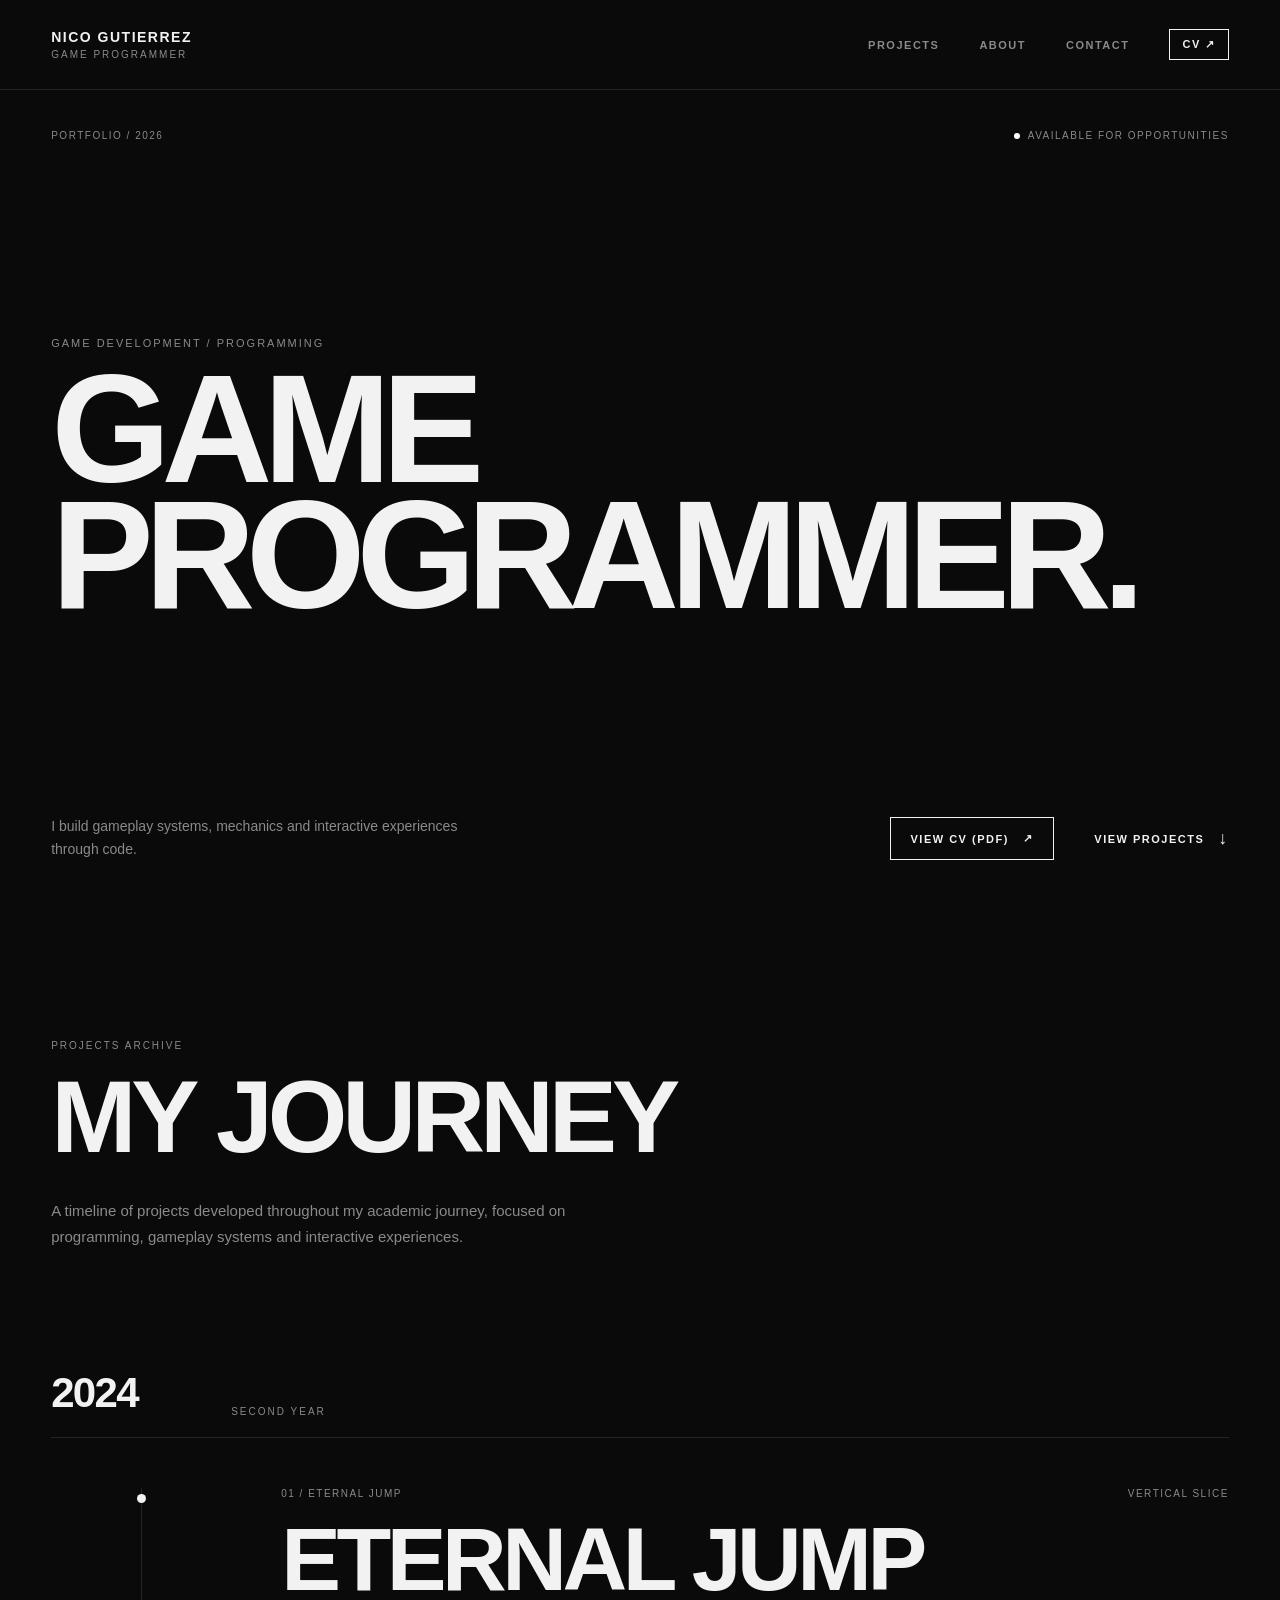
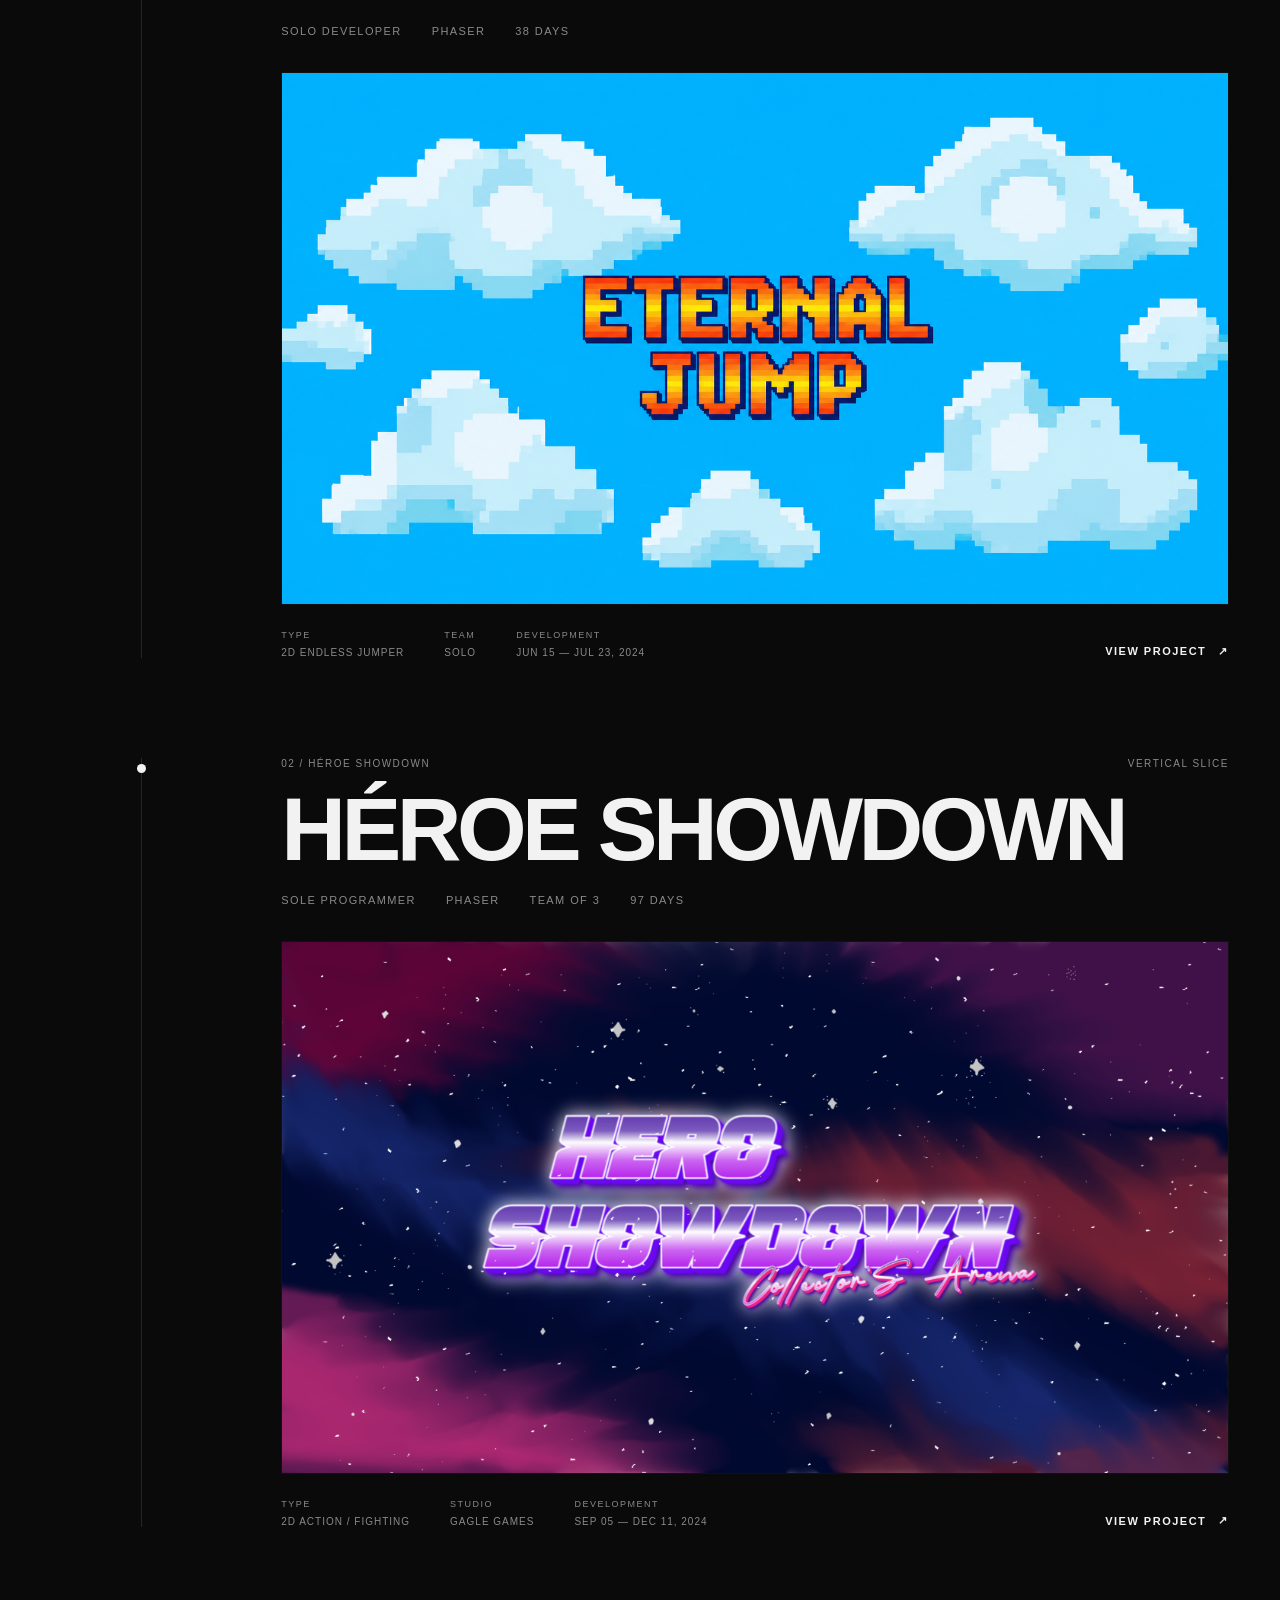
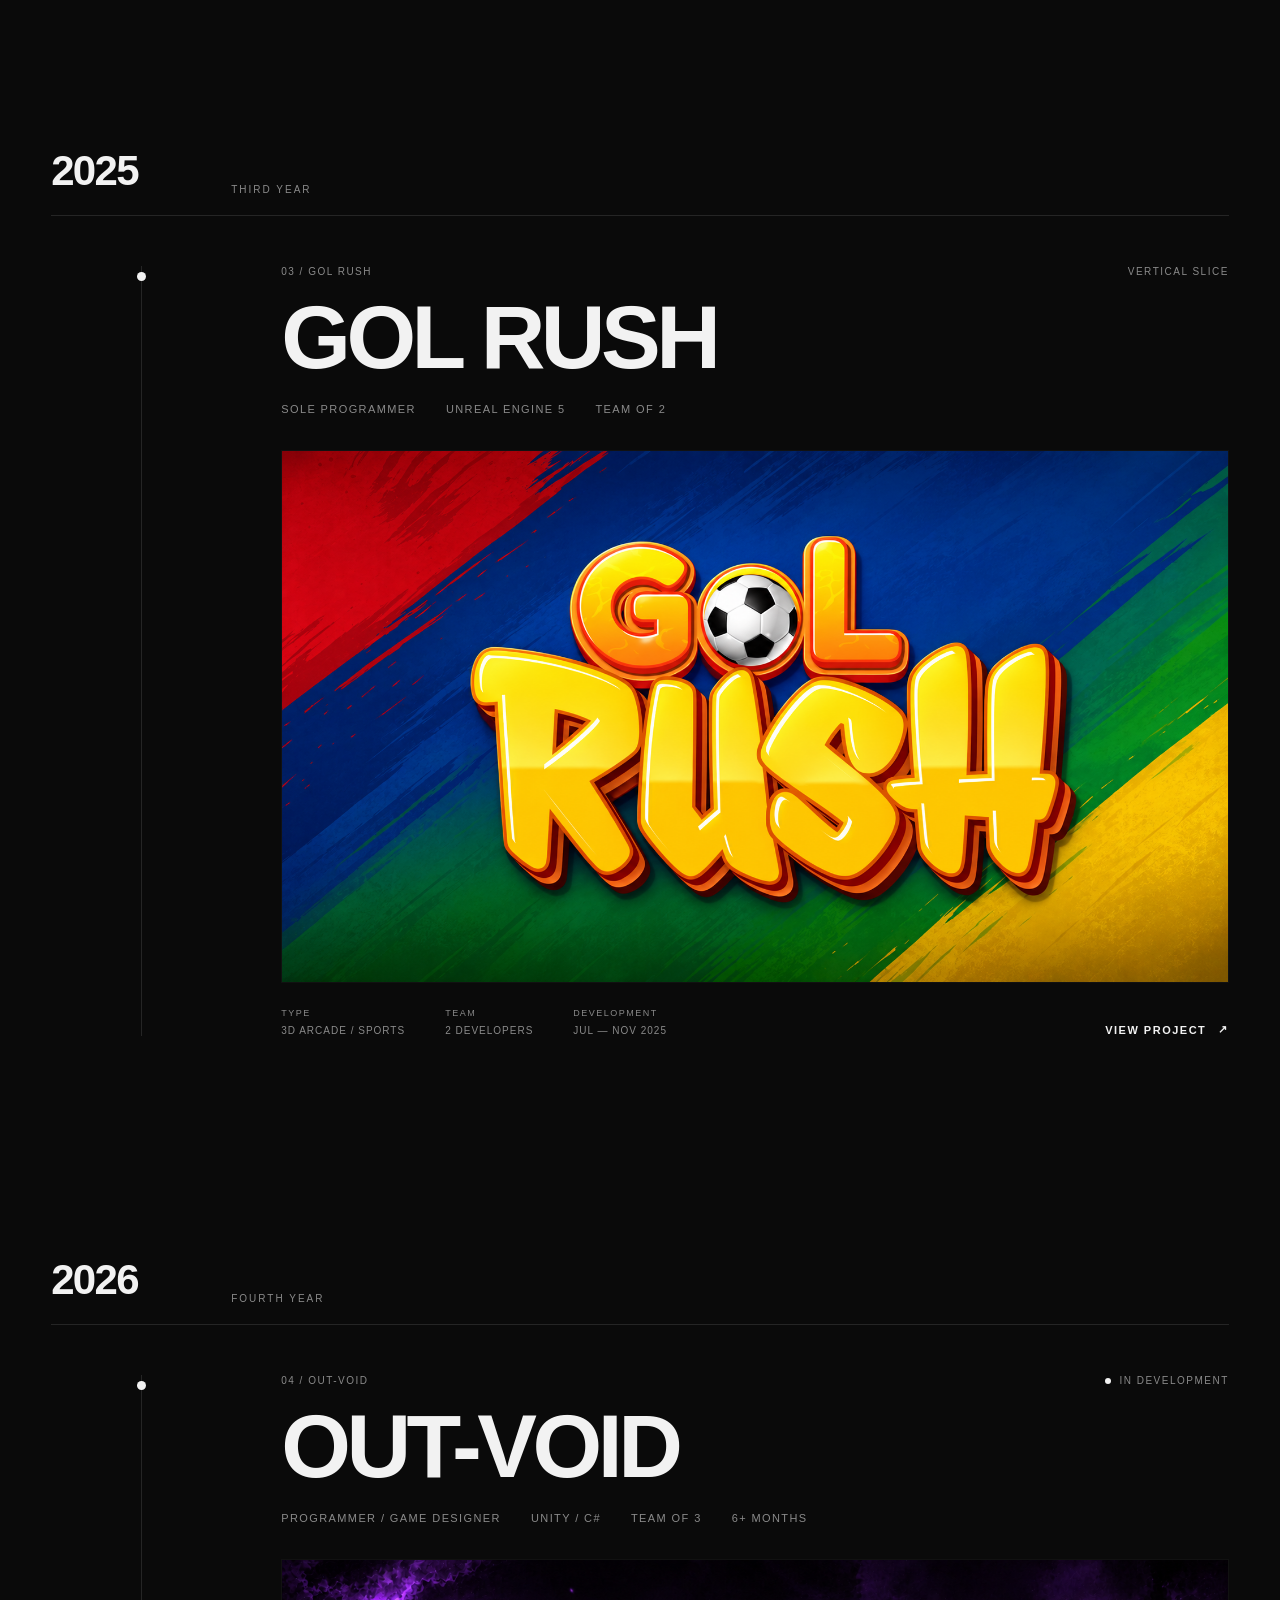
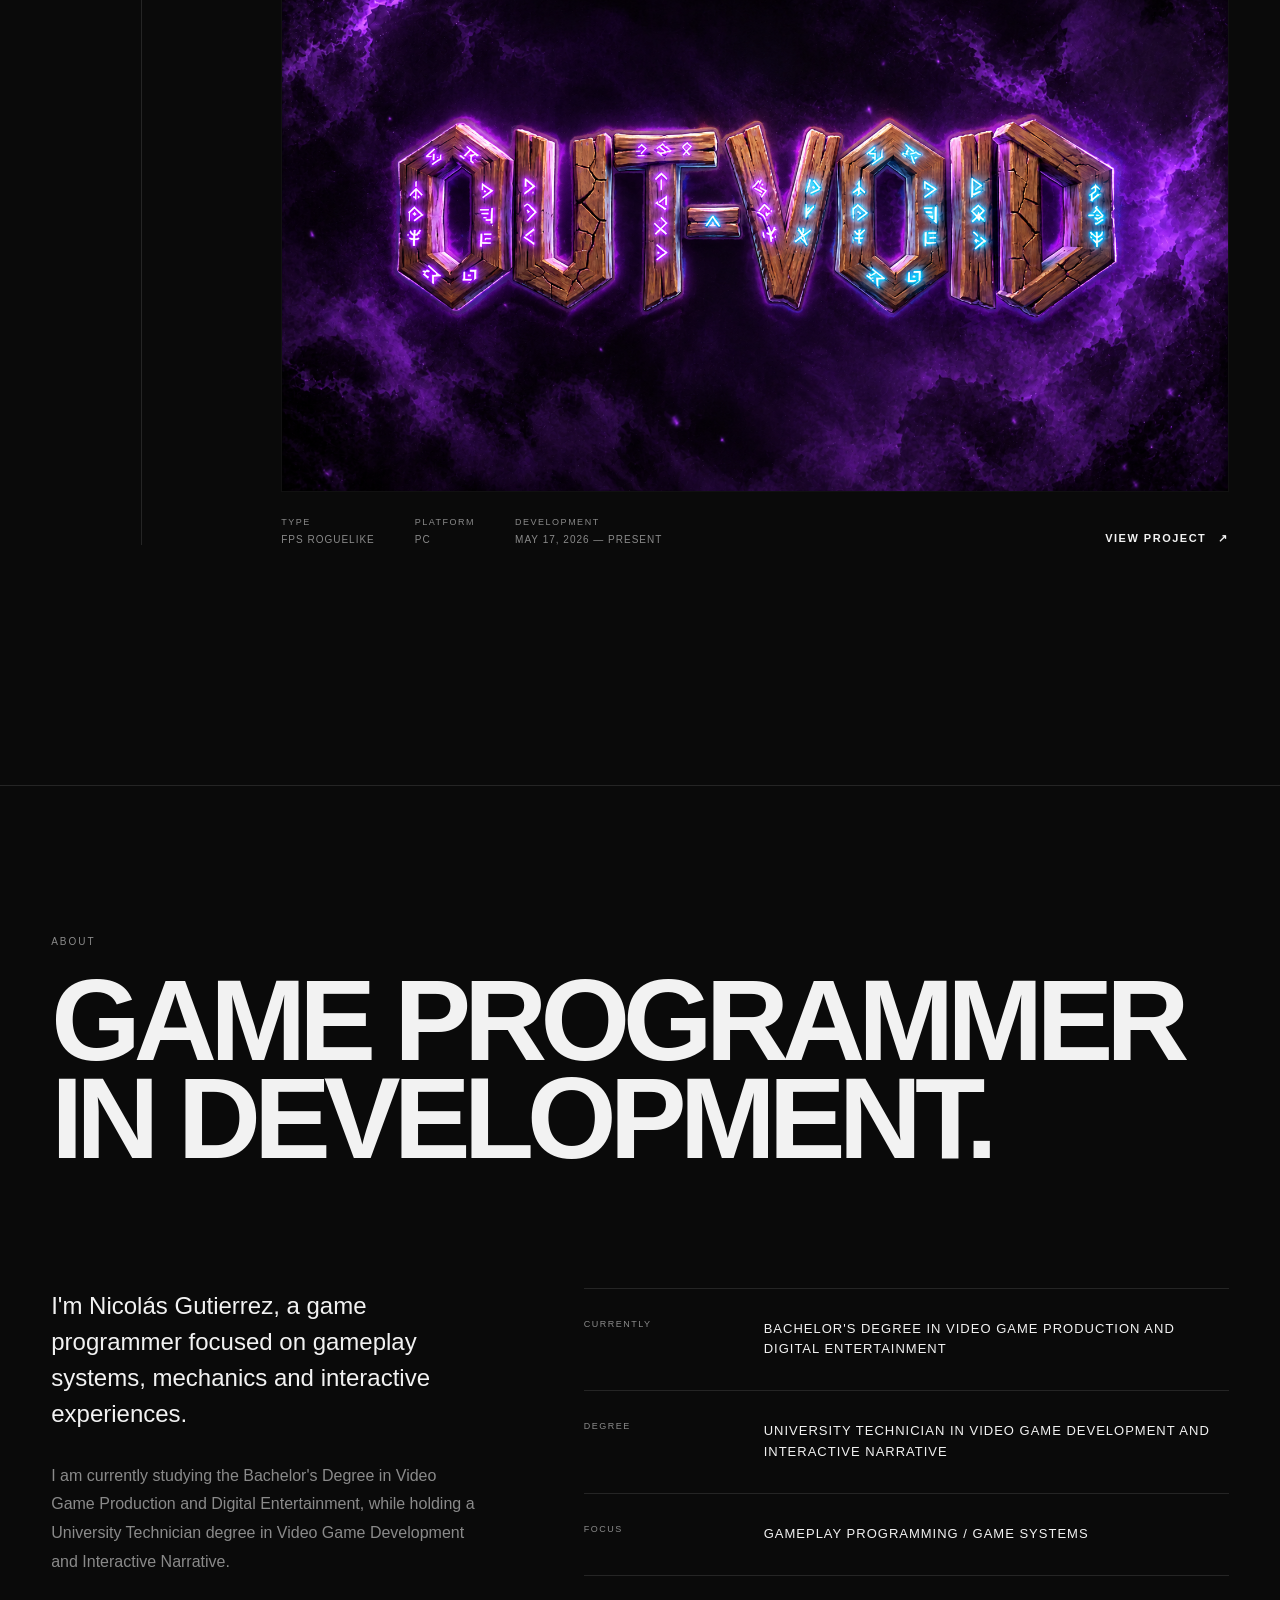
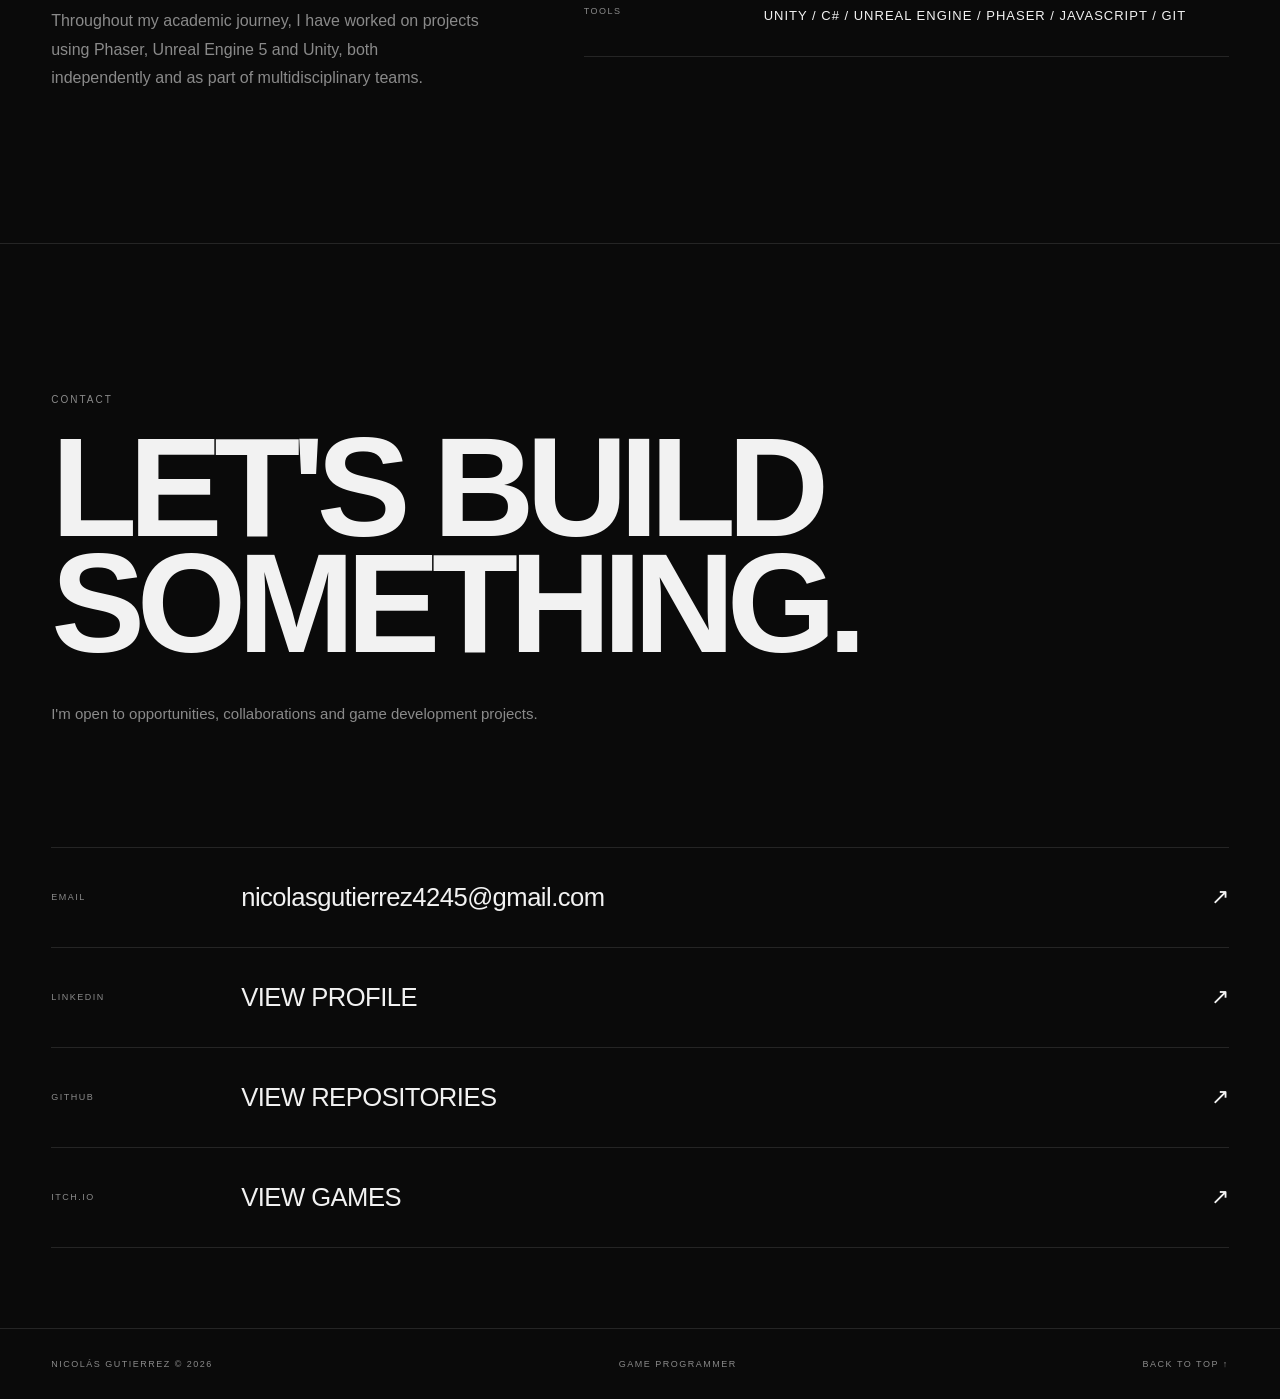
<file: index.html>
<!DOCTYPE html>
<html lang="en">
<head>
    <meta charset="UTF-8">
    <meta 
        name="viewport" 
        content="width=device-width, 
        initial-scale=1.0"
    >

    <meta
        name="description"
        content="Portfolio of Nico Gutierrez, Game Programmer and Video Game Developer"
    >
    <title>Nico Gutierrez - Game Programmer</title>

    <link rel="stylesheet" href="style.css">
</head>

<body>
    <header class="header">
        <a href="#hero" class="header__brand">
            <span class="header__name">NICO GUTIERREZ</span>
            <span class="header__role">GAME PROGRAMMER</span>
        </a>

        <nav class="header__nav">
            <a href="#projects">PROJECTS</a>
            <a href="#about">ABOUT</a>
            <a href="#contact">CONTACT</a>
            <a
                href="assets/docs/Nicolas_Gutierrez_Game_Developer_CV.pdf"
                class="header__cv"
                target="_blank"
                rel="noopener noreferrer"
                aria-label="Curriculum vitae (PDF, opens in a new tab)"
            >CV <span class="header__cv-arrow" aria-hidden="true">↗</span></a>
        </nav>
    
    </header>

    <main>
        <section id="hero" class="hero">

            <div class="hero__top">
                <span>PORTFOLIO / 2026</span>

                <div class="hero__status">
                    <span class="hero__status-dot"></span>
                    AVAILABLE FOR OPPORTUNITIES
                </div>
            </div>

            <div class="hero__main">

                <p class="hero__intro">
                    GAME DEVELOPMENT / PROGRAMMING
                </p>

                <h1 class="hero__title">
                    <span>GAME</span>
                    <span>PROGRAMMER.</span>
                </h1>

            </div>

            <div class="hero__bottom">

                <p class="hero__description">
                    I build gameplay systems, mechanics and interactive experiences
                    through code.
                </p>

                <div class="hero__actions">

                    <a
                        href="assets/docs/Nicolas_Gutierrez_Game_Developer_CV.pdf"
                        class="hero__cv"
                        target="_blank"
                        rel="noopener noreferrer"
                    >
                        <span>VIEW CV (PDF)</span>
                        <span aria-hidden="true">↗</span>
                    </a>

                    <a href="#projects" class="hero__scroll">
                        <span>VIEW PROJECTS</span>
                        <span class="hero__arrow">↓</span>
                    </a>

                </div>

            </div>

        </section>

        <section id="projects" class="projects">

            <div class="projects__header">
                <span>PROJECTS ARCHIVE</span>

                <h2>MY JOURNEY</h2>

                <p>
                    A timeline of projects developed throughout my academic journey,
                    focused on programming, gameplay systems and interactive experiences.
                </p>
            </div>

            <div class="timeline">

                <!-- YEAR 2024 -->
                <div class="timeline__year">
                    <span>2024</span>
                    <p>SECOND YEAR</p>
                </div>

                <!-- PROJECT 01 - ETERNAL JUMP -->
                <article class="project">

                    <div class="project__line">
                        <span class="project__dot"></span>
                    </div>

                    <div class="project__content">

                        <div class="project__meta">
                            <span>01 / ETERNAL JUMP</span>
                            <span>VERTICAL SLICE</span>
                        </div>

                        <h3 class="project__title">
                            ETERNAL JUMP
                        </h3>

                        <div class="project__info">
                            <span>SOLO DEVELOPER</span>
                            <span>PHASER</span>
                            <span>38 DAYS</span>
                        </div>

                        <div class="project__preview">
                            <a href="projects/eternal-jump.html" class="project__preview-link" aria-hidden="true" tabindex="-1">
                            <img
                                src="assets/images/eternal-jump-logo.png"
                                alt="Eternal Jump"
                                loading="lazy"
                            >
                            </a>
                        </div>

                        <div class="project__footer">

                            <div class="project__details">

                                <span>
                                    <strong>TYPE</strong>
                                    2D ENDLESS JUMPER
                                </span>

                                <span>
                                    <strong>TEAM</strong>
                                    SOLO
                                </span>

                                <span>
                                    <strong>DEVELOPMENT</strong>
                                    JUN 15 — JUL 23, 2024
                                </span>

                            </div>

                            <a href="projects/eternal-jump.html" class="project__link">
                                VIEW PROJECT
                                <span>↗</span>
                            </a>

                        </div>

                    </div>

                </article>


                <!-- PROJECT 02 - HEROE SHOWDOWN -->
                <article class="project">

                    <div class="project__line">
                        <span class="project__dot"></span>
                    </div>

                    <div class="project__content">

                        <div class="project__meta">
                            <span>02 / HÉROE SHOWDOWN</span>
                            <span>VERTICAL SLICE</span>
                        </div>

                        <h3 class="project__title">
                            HÉROE SHOWDOWN
                        </h3>

                        <div class="project__info">
                            <span>SOLE PROGRAMMER</span>
                            <span>PHASER</span>
                            <span>TEAM OF 3</span>
                            <span>97 DAYS</span>
                        </div>

                        <div class="project__preview">
                            <a href="projects/hero-showdown.html" class="project__preview-link" aria-hidden="true" tabindex="-1">
                                <img
                                    src="assets/images/hero-showdown-logo.png"
                                    alt="Hero Showdown"
                                    loading="lazy"
                                >
                            </a>
                        </div>

                        <div class="project__footer">

                            <div class="project__details">

                                <span>
                                    <strong>TYPE</strong>
                                    2D ACTION / FIGHTING
                                </span>

                                <span>
                                    <strong>STUDIO</strong>
                                    GAGLE GAMES
                                </span>

                                <span>
                                    <strong>DEVELOPMENT</strong>
                                    SEP 05 — DEC 11, 2024
                                </span>

                            </div>

                            <a href="projects/hero-showdown.html" class="project__link">
                                VIEW PROJECT
                                <span>↗</span>
                            </a>

                        </div>

                    </div>

                </article>


                <!-- YEAR 2025 -->
                <div class="timeline__year">
                    <span>2025</span>
                    <p>THIRD YEAR</p>
                </div>


                <!-- PROJECT 03 - GOL RUSH -->
                <article class="project">

                    <div class="project__line">
                        <span class="project__dot"></span>
                    </div>

                    <div class="project__content">

                        <div class="project__meta">
                            <span>03 / GOL RUSH</span>
                            <span>VERTICAL SLICE</span>
                        </div>

                        <h3 class="project__title">
                            GOL RUSH
                        </h3>

                        <div class="project__info">
                            <span>SOLE PROGRAMMER</span>
                            <span>UNREAL ENGINE 5</span>
                            <span>TEAM OF 2</span>
                        </div>

                        <div class="project__preview">
                            <a href="projects/gol-rush.html" class="project__preview-link" aria-hidden="true" tabindex="-1">
                                <img
                                    src="assets/images/gol-rush-logo.png"
                                    alt="Gol Rush"
                                    loading="lazy"
                                >
                            </a>
                        </div>

                        <div class="project__footer">

                            <div class="project__details">

                                <span>
                                    <strong>TYPE</strong>
                                    3D ARCADE / SPORTS
                                </span>

                                <span>
                                    <strong>TEAM</strong>
                                    2 DEVELOPERS
                                </span>

                                <span>
                                    <strong>DEVELOPMENT</strong>
                                    JUL — NOV 2025
                                </span>

                            </div>

                            <a href="projects/gol-rush.html" class="project__link">
                                VIEW PROJECT
                                <span>↗</span>
                            </a>

                        </div>

                    </div>

                </article>

                <!-- YEAR 2026 -->
                <div class="timeline__year">
                    <span>2026</span>
                    <p>FOURTH YEAR</p>
                </div>

                <!-- PROJECT 04 - OUT-VOID -->
                <article class="project project--active">

                    <div class="project__line">
                        <span class="project__dot"></span>
                    </div>

                    <div class="project__content">

                        <div class="project__meta">
                            <span>04 / OUT-VOID</span>

                            <span class="project__status">
                                <span class="project__status-dot"></span>
                                IN DEVELOPMENT
                            </span>
                        </div>

                        <h3 class="project__title">
                            OUT-VOID
                        </h3>

                        <div class="project__info">
                            <span>PROGRAMMER / GAME DESIGNER</span>
                            <span>UNITY / C#</span>
                            <span>TEAM OF 3</span>
                            <span id="outvoid-duration">IN DEVELOPMENT</span>
                        </div>

                        <div class="project__preview">
                            <a href="projects/out-void.html" class="project__preview-link" aria-hidden="true" tabindex="-1">
                                <img
                                    src="assets/images/out-void-logo.png"
                                    alt="Out-Void"
                                    loading="lazy"
                                >
                            </a>
                        </div>

                        <div class="project__footer">

                            <div class="project__details">

                                <span>
                                    <strong>TYPE</strong>
                                    FPS ROGUELIKE
                                </span>

                                <span>
                                    <strong>PLATFORM</strong>
                                    PC
                                </span>

                                <span>
                                    <strong>DEVELOPMENT</strong>
                                    MAY 17, 2026 — PRESENT
                                </span>

                            </div>

                            <a href="projects/out-void.html" class="project__link">
                                VIEW PROJECT
                                <span>↗</span>
                            </a>

                        </div>

                    </div>

                </article>
            </div>

        </section>

        <section id="about" class="about">

            <div class="about__header">

                <span>ABOUT</span>

                <h2>
                    GAME PROGRAMMER
                    <br>
                    IN DEVELOPMENT.
                </h2>

            </div>


            <div class="about__content">

                <div class="about__intro">

                    <p>
                        I'm Nicolás Gutierrez, a game programmer focused on
                        gameplay systems, mechanics and interactive experiences.
                    </p>

                    <p>
                        I am currently studying the Bachelor's Degree in
                        Video Game Production and Digital Entertainment,
                        while holding a University Technician degree in
                        Video Game Development and Interactive Narrative.
                    </p>

                    <p>
                        Throughout my academic journey, I have worked on
                        projects using Phaser, Unreal Engine 5 and Unity,
                        both independently and as part of multidisciplinary teams.
                    </p>

                </div>


                <div class="about__details">

                    <div class="about__detail">
                        <span>CURRENTLY</span>
                        <strong>
                            BACHELOR'S DEGREE IN VIDEO GAME PRODUCTION
                            AND DIGITAL ENTERTAINMENT
                        </strong>
                    </div>

                    <div class="about__detail">
                        <span>DEGREE</span>
                        <strong>
                            UNIVERSITY TECHNICIAN IN VIDEO GAME DEVELOPMENT
                            AND INTERACTIVE NARRATIVE
                        </strong>
                    </div>

                    <div class="about__detail">
                        <span>FOCUS</span>
                        <strong>
                            GAMEPLAY PROGRAMMING / GAME SYSTEMS
                        </strong>
                    </div>

                    <div class="about__detail">
                        <span>TOOLS</span>
                        <strong>
                            UNITY / C# / UNREAL ENGINE / PHASER / JAVASCRIPT / GIT
                        </strong>
                    </div>

                </div>

            </div>

        </section>

        <section id="contact" class="contact">

            <div class="contact__top">

                <span>CONTACT</span>

                <h2>
                    LET'S BUILD
                    SOMETHING.
                </h2>

                <p>
                    I'm open to opportunities, collaborations and game development projects.
                </p>

            </div>


            <div class="contact__links">

                <a
                    href="mailto:nicolasgutierrez4245@gmail.com"
                    class="contact__link"
                >
                    <span>EMAIL</span>

                    <strong>
                        nicolasgutierrez4245@gmail.com
                    </strong>

                    <span class="contact__arrow">↗</span>
                </a>


                <a
                    href="https://www.linkedin.com/in/nico-gutierrez-7bb8113b3/"
                    class="contact__link"
                    target="_blank"
                    rel="noopener noreferrer"
                >
                    <span>LINKEDIN</span>

                    <strong>
                        VIEW PROFILE
                    </strong>

                    <span class="contact__arrow">↗</span>
                </a>


                <a
                    href="https://github.com/NicoGutierrez01"
                    class="contact__link"
                    target="_blank"
                    rel="noopener noreferrer"
                >
                    <span>GITHUB</span>

                    <strong>
                        VIEW REPOSITORIES
                    </strong>

                    <span class="contact__arrow">↗</span>
                </a>


                <a
                    href="https://nicogutierrez.itch.io/"
                    class="contact__link"
                    target="_blank"
                    rel="noopener noreferrer"
                >
                    <span>ITCH.IO</span>

                    <strong>
                        VIEW GAMES
                    </strong>

                    <span class="contact__arrow">↗</span>
                </a>

            </div>

        </section>

    </main>

    <footer class="footer">

        <span>
            NICOLÁS GUTIERREZ © 2026
        </span>

        <span>
            GAME PROGRAMMER
        </span>

        <a href="#hero">
            BACK TO TOP ↑
        </a>

    </footer>

    <script src="script.js"></script>
    
</body>
</html>
</file>
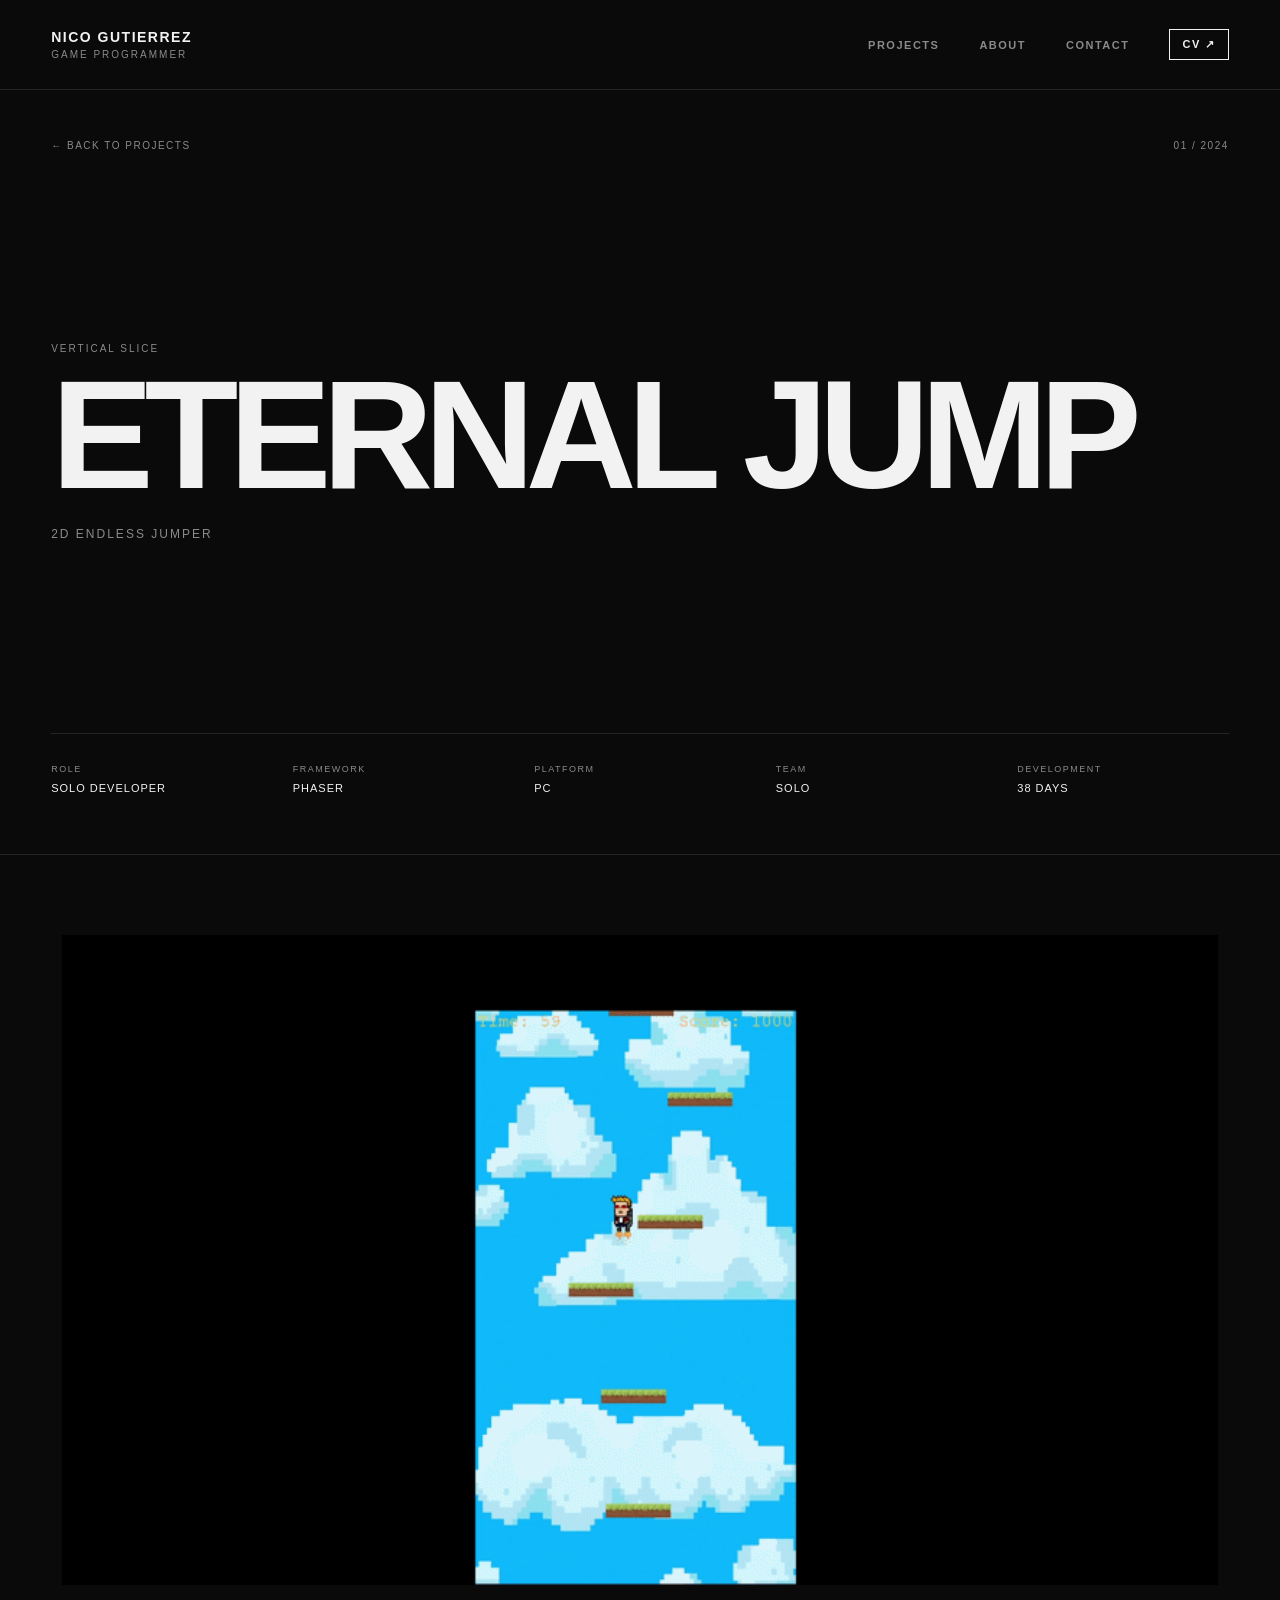
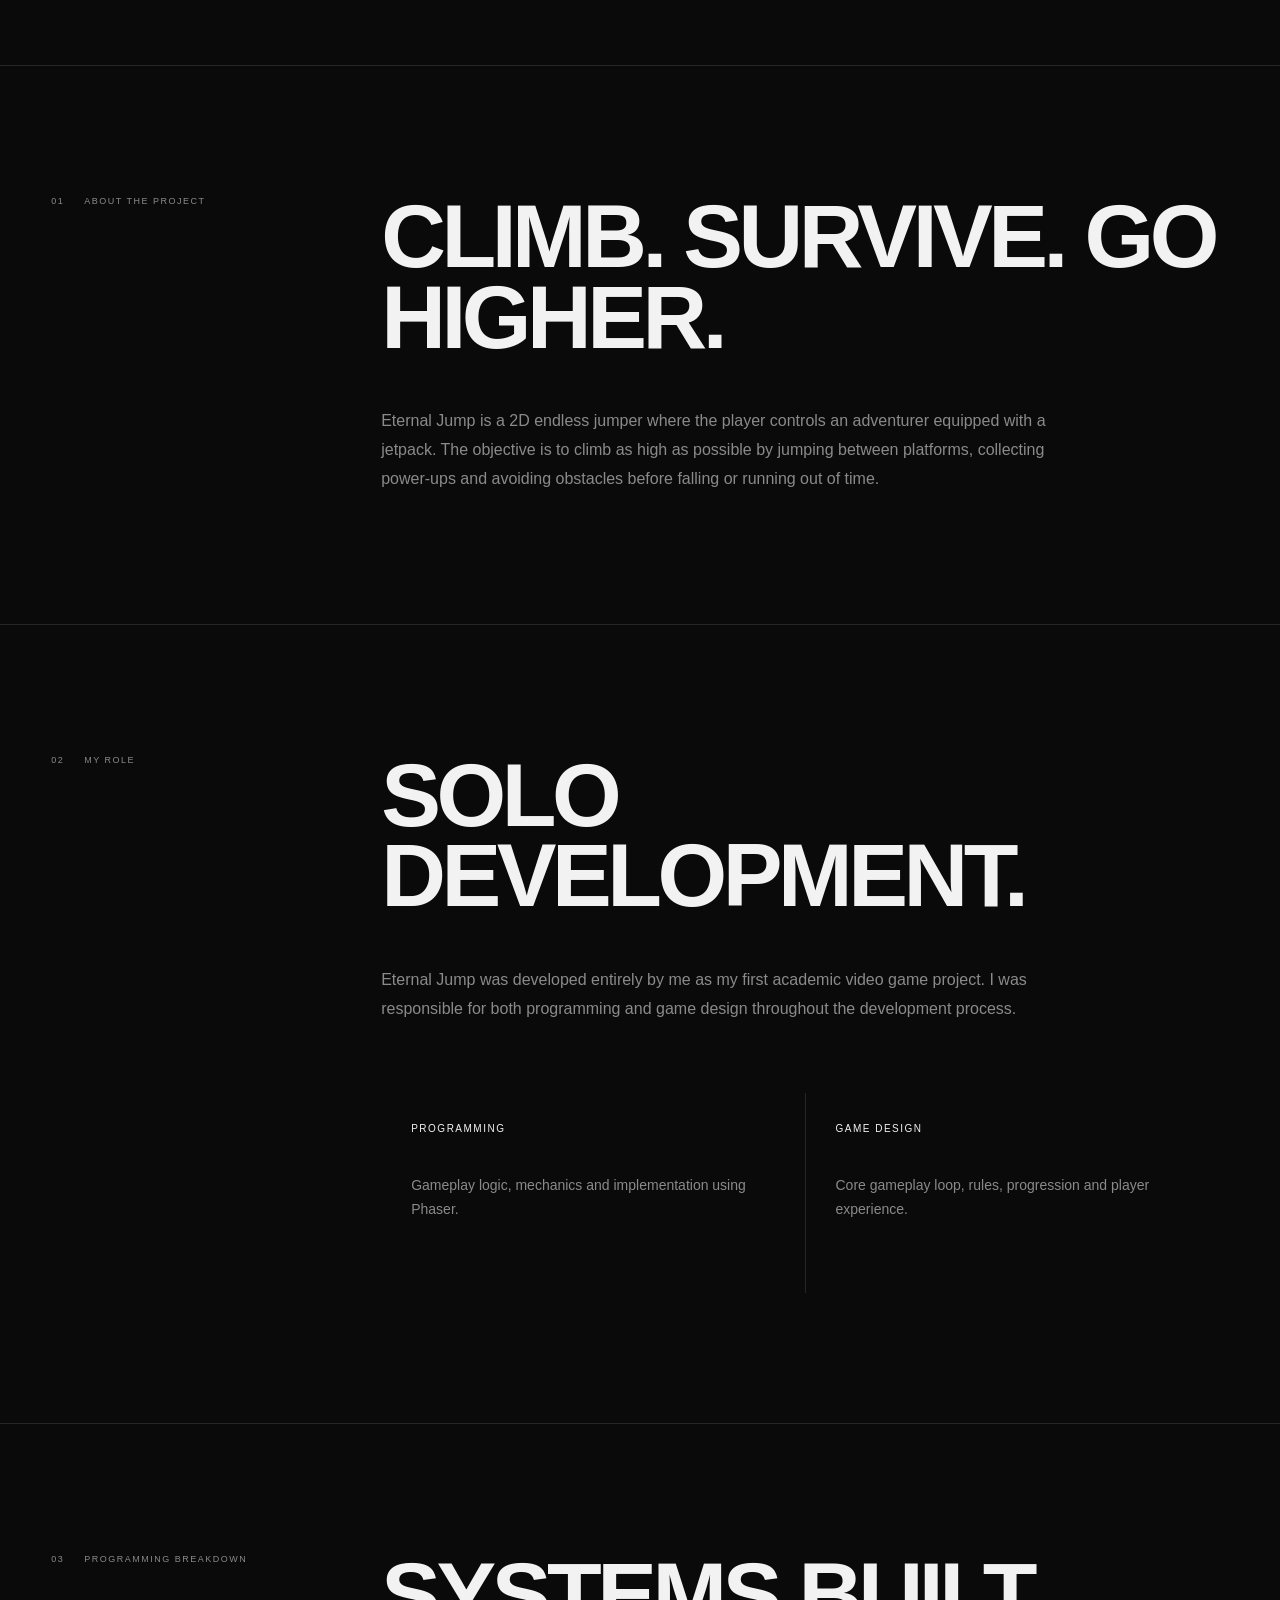
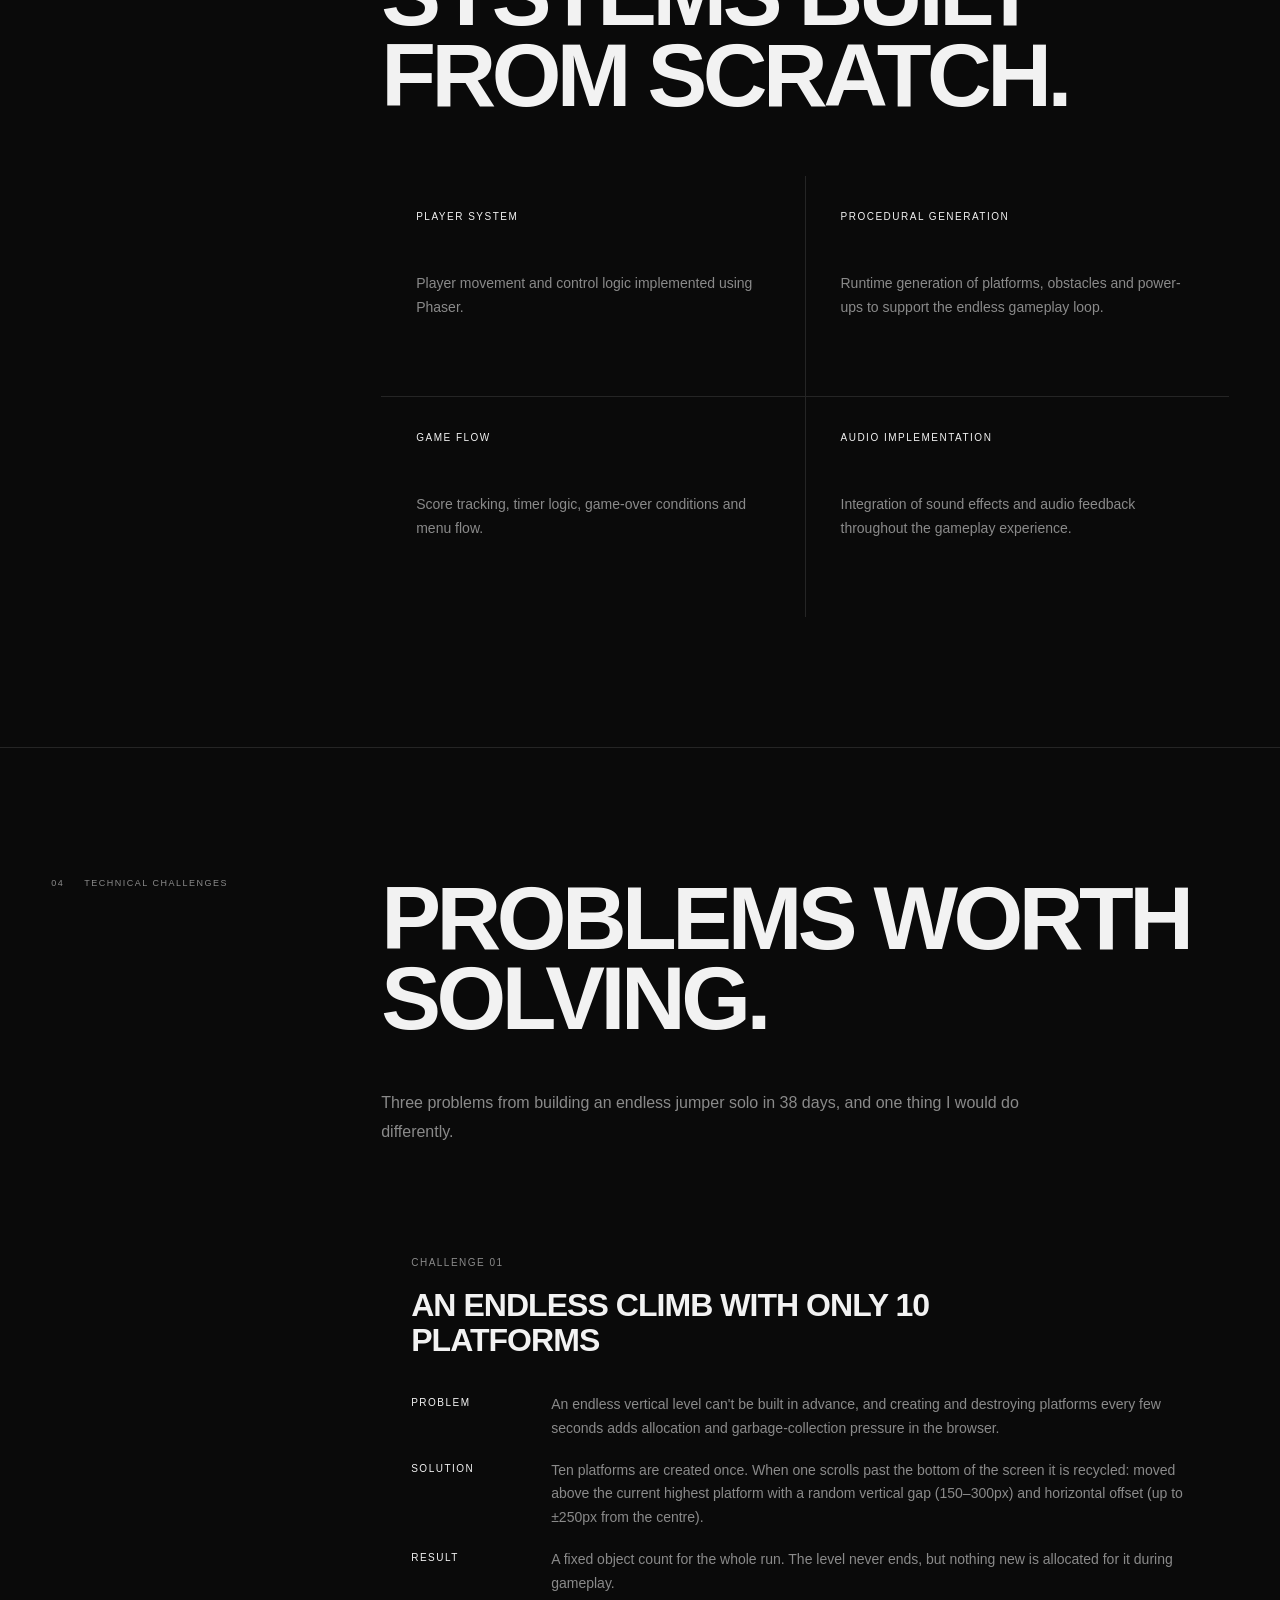
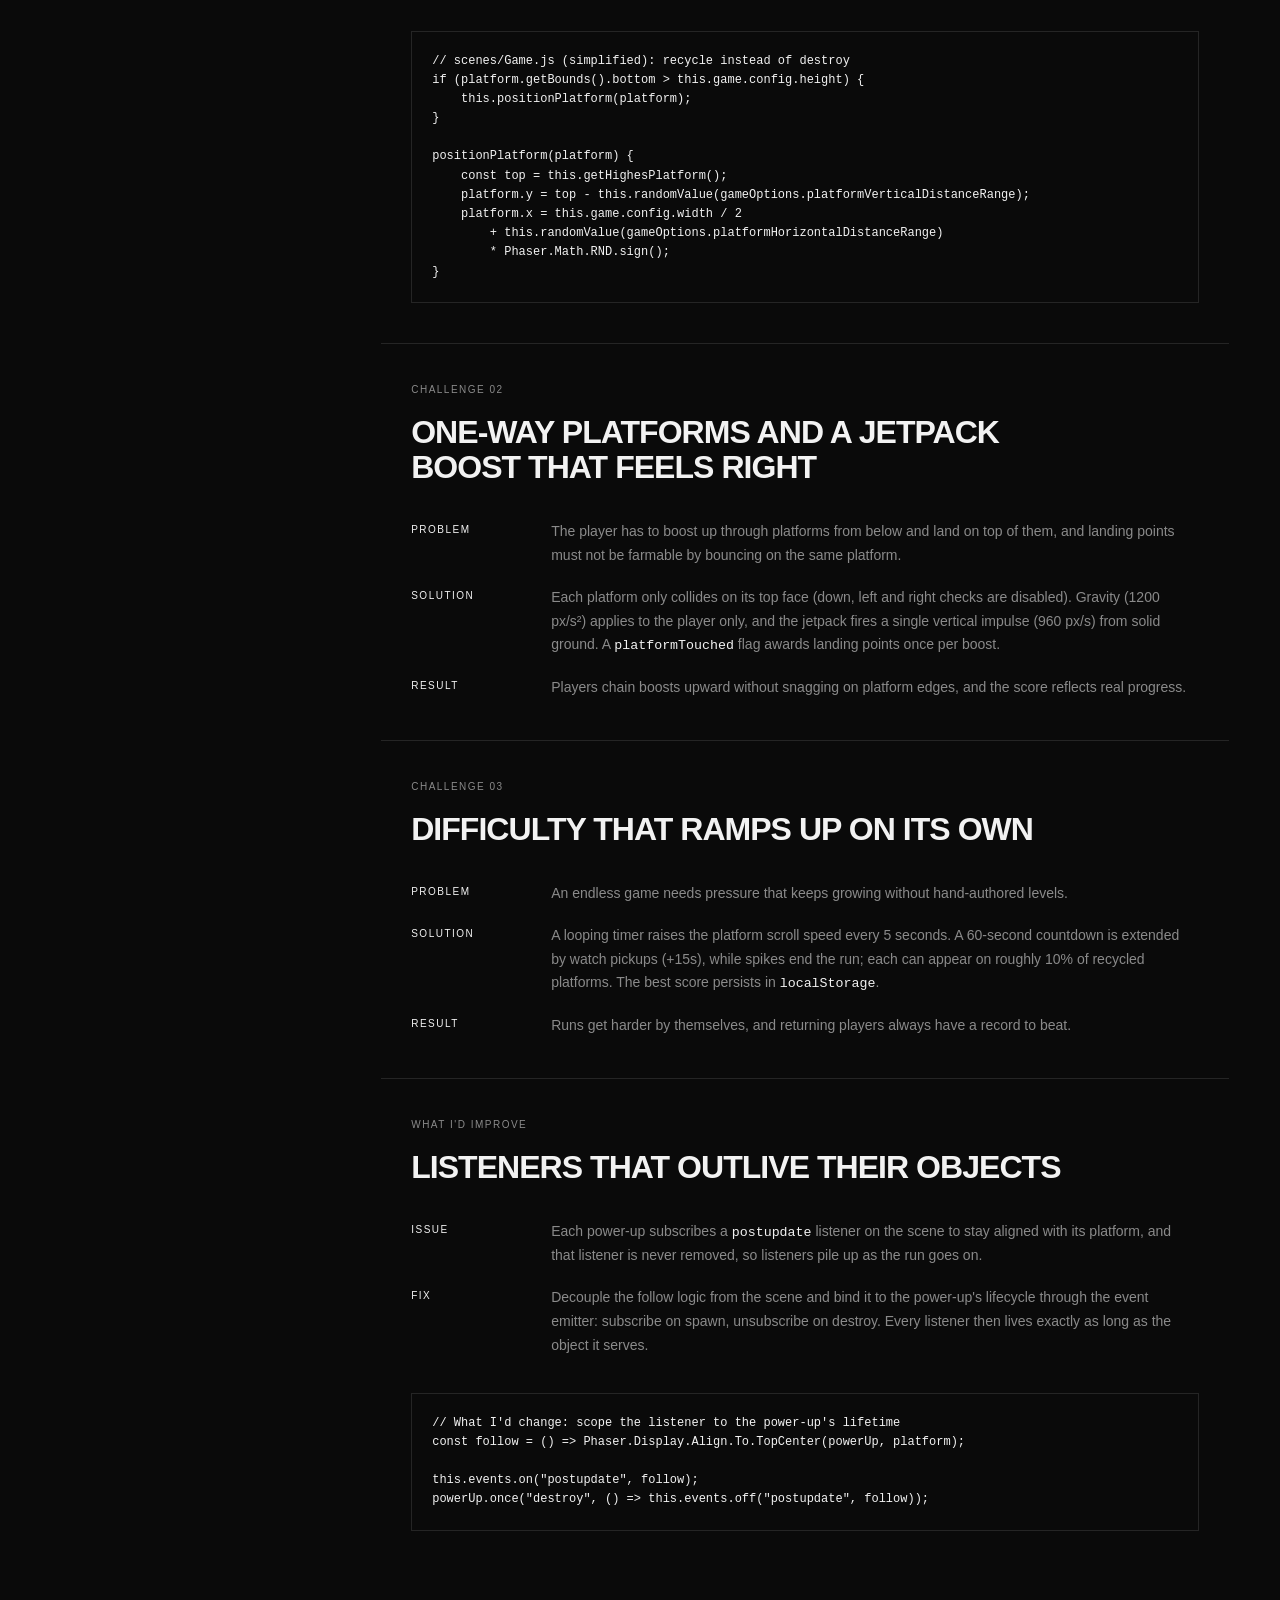
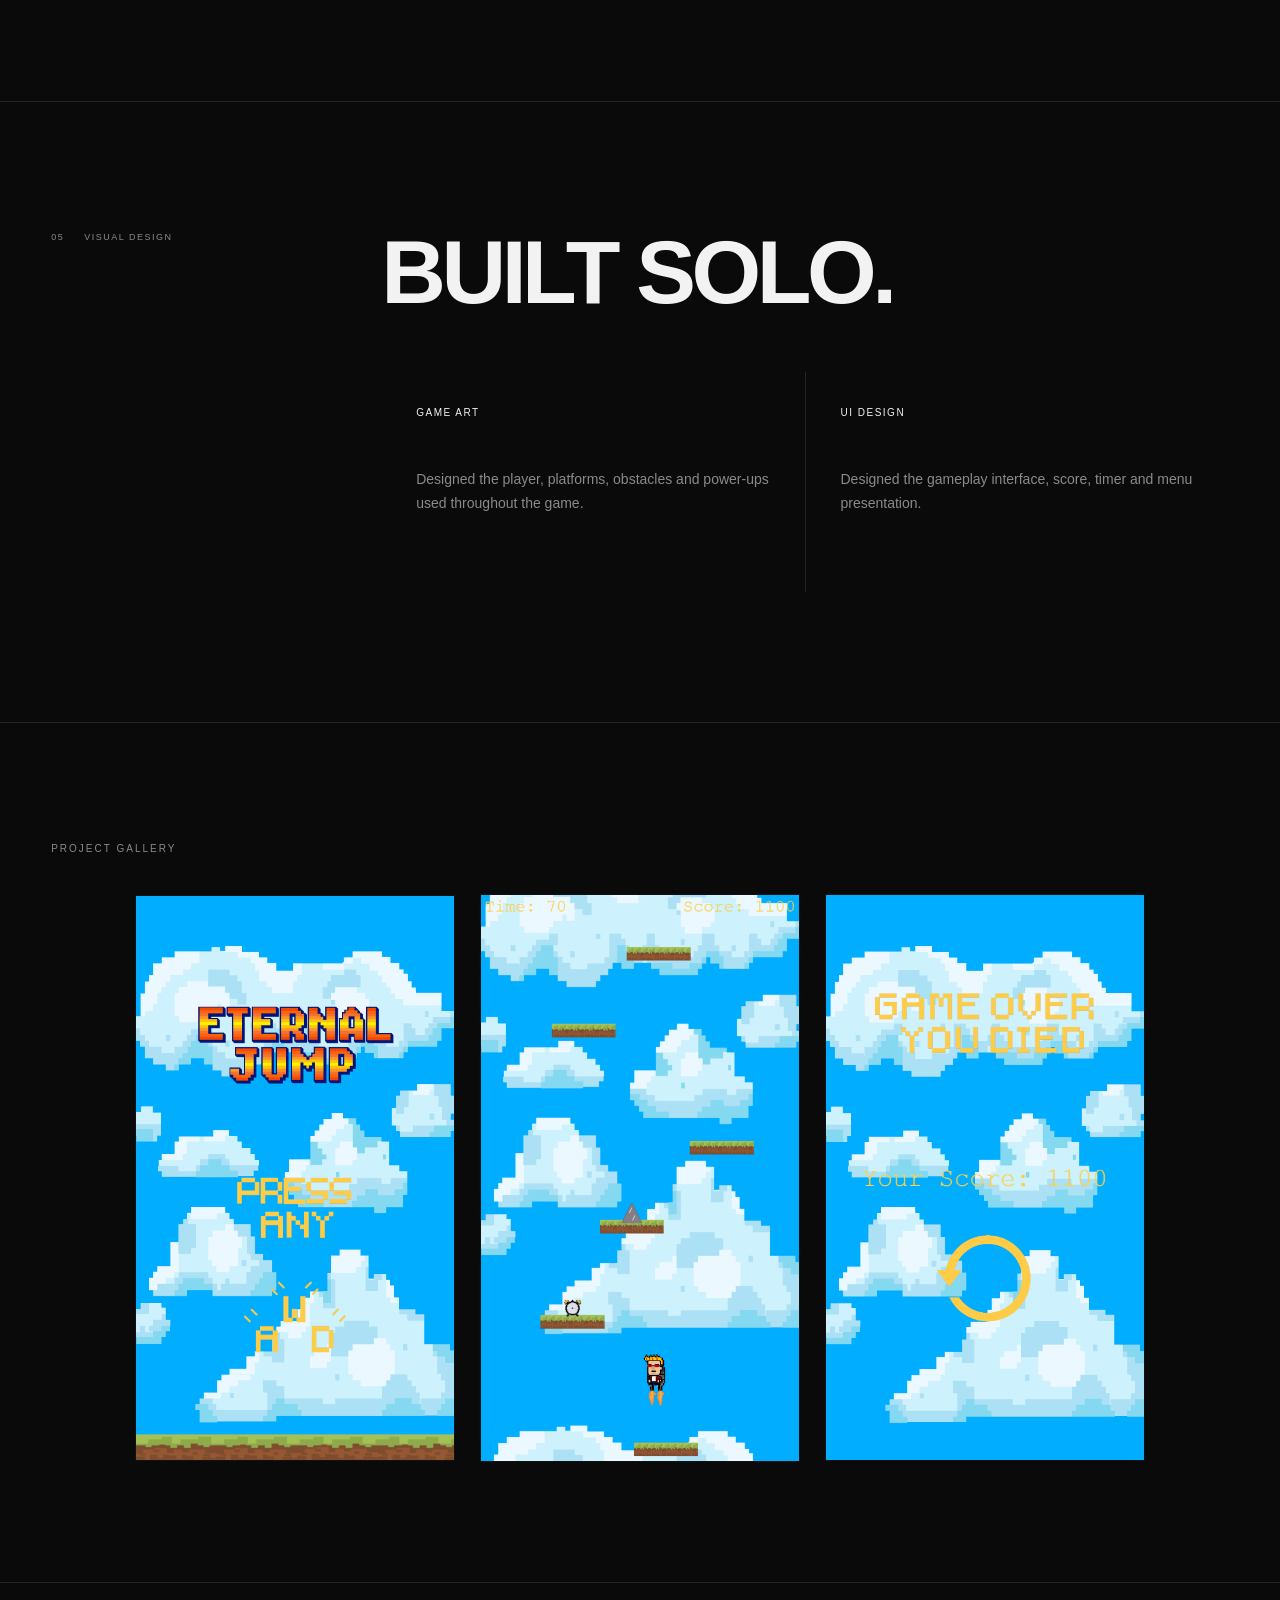
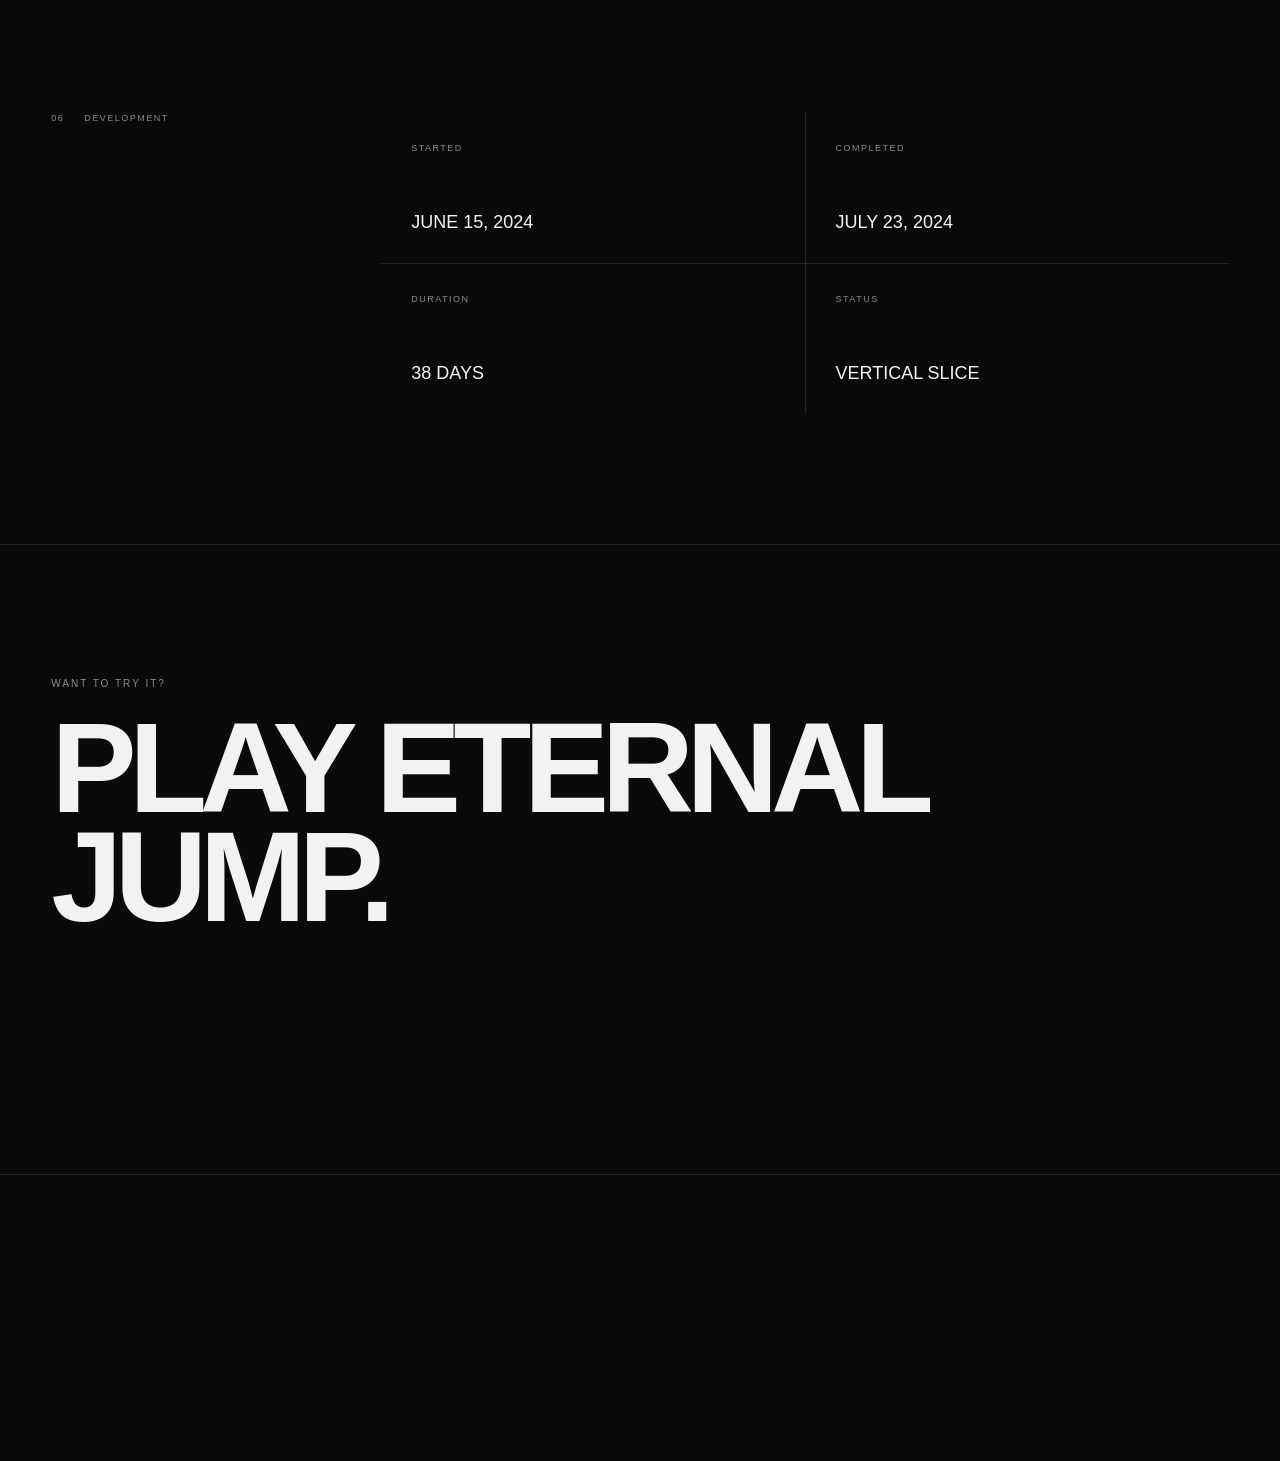
<file: projects/eternal-jump.html>
<!DOCTYPE html>
<html lang="en">

<head>
    <meta charset="UTF-8">

    <meta
        name="viewport"
        content="width=device-width, initial-scale=1.0"
    >

    <meta
        name="description"
        content="Eternal Jump - 2D endless jumper developed by Nicolas Gutierrez using Phaser."
    >

    <title>Eternal Jump — Nicolas Gutierrez</title>

    <link rel="stylesheet" href="../style.css">
</head>

<body>

    <header class="header">

        <a href="../index.html#hero" class="header__brand">
            <span class="header__name">NICO GUTIERREZ</span>
            <span class="header__role">GAME PROGRAMMER</span>
        </a>

        <nav class="header__nav">
            <a href="../index.html#projects">PROJECTS</a>
            <a href="../index.html#about">ABOUT</a>
            <a href="../index.html#contact">CONTACT</a>
            <a
                href="../assets/docs/Nicolas_Gutierrez_Game_Developer_CV.pdf"
                class="header__cv"
                target="_blank"
                rel="noopener noreferrer"
                aria-label="Curriculum vitae (PDF, opens in a new tab)"
            >CV <span class="header__cv-arrow" aria-hidden="true">↗</span></a>
        </nav>

    </header>


    <main class="project-page">

        <!-- PROJECT HERO -->
        <section class="project-hero">

            <div class="project-hero__top">

                <a href="../index.html#projects" class="project-hero__back">
                    ← BACK TO PROJECTS
                </a>

                <span>01 / 2024</span>

            </div>


            <div class="project-hero__heading">

                <div class="project-hero__status">
                    VERTICAL SLICE
                </div>

                <h1>ETERNAL JUMP</h1>

                <p>
                    2D ENDLESS JUMPER
                </p>

            </div>


            <div class="project-hero__info">

                <div>
                    <span>ROLE</span>
                    <strong>SOLO DEVELOPER</strong>
                </div>

                <div>
                    <span>FRAMEWORK</span>
                    <strong>PHASER</strong>
                </div>

                <div>
                    <span>PLATFORM</span>
                    <strong>PC</strong>
                </div>

                <div>
                    <span>TEAM</span>
                    <strong>SOLO</strong>
                </div>

                <div>
                    <span>DEVELOPMENT</span>
                    <strong>38 DAYS</strong>
                </div>

            </div>

        </section>


        <!-- GAMEPLAY -->
        <section class="project-media">

            <img
                src="../assets/gifs/eternal-jump.gif"
                alt="Eternal Jump gameplay"
            >

        </section>


        <!-- ABOUT -->
        <section class="project-section">

            <div class="project-section__label">
                <span>01</span>
                <p>ABOUT THE PROJECT</p>
            </div>

            <div class="project-section__content">

                <h2>
                    CLIMB.
                    SURVIVE.
                    GO HIGHER.
                </h2>

                <p>
                    Eternal Jump is a 2D endless jumper where the player
                    controls an adventurer equipped with a jetpack.
                    The objective is to climb as high as possible by
                    jumping between platforms, collecting power-ups
                    and avoiding obstacles before falling or running
                    out of time.
                </p>

            </div>

        </section>


        <!-- MY ROLE -->
        <section class="project-section">

            <div class="project-section__label">
                <span>02</span>
                <p>MY ROLE</p>
            </div>

            <div class="project-section__content">

                <h2>
                    SOLO
                    DEVELOPMENT.
                </h2>

                <p>
                    Eternal Jump was developed entirely by me as my first
                    academic video game project. I was responsible for
                    both programming and game design throughout the
                    development process.
                </p>

                <div class="project-role-grid">

                    <div class="project-role-card">
                        <span>PROGRAMMING</span>
                        <p>
                            Gameplay logic, mechanics and implementation
                            using Phaser.
                        </p>
                    </div>

                    <div class="project-role-card">
                        <span>GAME DESIGN</span>
                        <p>
                            Core gameplay loop, rules, progression and
                            player experience.
                        </p>
                    </div>

                </div>

            </div>

        </section>


        <!-- PROGRAMMING BREAKDOWN -->
        <section class="project-section">

            <div class="project-section__label">
                <span>03</span>
                <p>PROGRAMMING BREAKDOWN</p>
            </div>

            <div class="project-section__content">

                <h2>
                    SYSTEMS
                    BUILT FROM SCRATCH.
                </h2>

                <div class="project-systems">

                    <div class="project-system">
                        <span>PLAYER SYSTEM</span>

                        <p>
                            Player movement and control logic implemented
                            using Phaser.
                        </p>
                    </div>

                    <div class="project-system">
                        <span>PROCEDURAL GENERATION</span>

                        <p>
                            Runtime generation of platforms, obstacles and
                            power-ups to support the endless gameplay loop.
                        </p>
                    </div>

                    <div class="project-system">
                        <span>GAME FLOW</span>

                        <p>
                            Score tracking, timer logic, game-over conditions
                            and menu flow.
                        </p>
                    </div>

                    <div class="project-system">
                        <span>AUDIO IMPLEMENTATION</span>

                        <p>
                            Integration of sound effects and audio feedback
                            throughout the gameplay experience.
                        </p>
                    </div>

                </div>

            </div>

        </section>


        <!-- TECHNICAL CHALLENGES -->
        <section class="project-section">

            <div class="project-section__label">
                <span>04</span>
                <p>TECHNICAL CHALLENGES</p>
            </div>

            <div class="project-section__content">

                <h2>
                    PROBLEMS
                    WORTH SOLVING.
                </h2>

                <p>
                    Three problems from building an endless jumper solo
                    in 38 days, and one thing I would do differently.
                </p>

                <div class="project-challenges">

                    <article class="project-challenge">
                        <span class="project-challenge__index">CHALLENGE 01</span>

                        <h3 class="project-challenge__title">
                            An endless climb with only 10 platforms
                        </h3>

                        <dl class="project-challenge__steps">
                            <dt>PROBLEM</dt>
                            <dd>
                                An endless vertical level can't be built in advance,
                                and creating and destroying platforms every few
                                seconds adds allocation and garbage-collection
                                pressure in the browser.
                            </dd>

                            <dt>SOLUTION</dt>
                            <dd>
                                Ten platforms are created once. When one scrolls
                                past the bottom of the screen it is recycled: moved
                                above the current highest platform with a random
                                vertical gap (150–300px) and horizontal offset
                                (up to ±250px from the centre).
                            </dd>

                            <dt>RESULT</dt>
                            <dd>
                                A fixed object count for the whole run. The level
                                never ends, but nothing new is allocated for it
                                during gameplay.
                            </dd>
                        </dl>

<pre class="project-challenge__code"><code>// scenes/Game.js (simplified): recycle instead of destroy
if (platform.getBounds().bottom &gt; this.game.config.height) {
    this.positionPlatform(platform);
}

positionPlatform(platform) {
    const top = this.getHighesPlatform();
    platform.y = top - this.randomValue(gameOptions.platformVerticalDistanceRange);
    platform.x = this.game.config.width / 2
        + this.randomValue(gameOptions.platformHorizontalDistanceRange)
        * Phaser.Math.RND.sign();
}</code></pre>
                    </article>

                    <article class="project-challenge">
                        <span class="project-challenge__index">CHALLENGE 02</span>

                        <h3 class="project-challenge__title">
                            One-way platforms and a jetpack boost that feels right
                        </h3>

                        <dl class="project-challenge__steps">
                            <dt>PROBLEM</dt>
                            <dd>
                                The player has to boost up through platforms from
                                below and land on top of them, and landing points
                                must not be farmable by bouncing on the same platform.
                            </dd>

                            <dt>SOLUTION</dt>
                            <dd>
                                Each platform only collides on its top face (down,
                                left and right checks are disabled). Gravity
                                (1200 px/s²) applies to the player only, and the
                                jetpack fires a single vertical impulse (960 px/s)
                                from solid ground. A <code>platformTouched</code> flag
                                awards landing points once per boost.
                            </dd>

                            <dt>RESULT</dt>
                            <dd>
                                Players chain boosts upward without snagging on
                                platform edges, and the score reflects real progress.
                            </dd>
                        </dl>
                    </article>

                    <article class="project-challenge">
                        <span class="project-challenge__index">CHALLENGE 03</span>

                        <h3 class="project-challenge__title">
                            Difficulty that ramps up on its own
                        </h3>

                        <dl class="project-challenge__steps">
                            <dt>PROBLEM</dt>
                            <dd>
                                An endless game needs pressure that keeps growing
                                without hand-authored levels.
                            </dd>

                            <dt>SOLUTION</dt>
                            <dd>
                                A looping timer raises the platform scroll speed
                                every 5 seconds. A 60-second countdown is extended
                                by watch pickups (+15s), while spikes end the run;
                                each can appear on roughly 10% of recycled platforms.
                                The best score persists in <code>localStorage</code>.
                            </dd>

                            <dt>RESULT</dt>
                            <dd>
                                Runs get harder by themselves, and returning players
                                always have a record to beat.
                            </dd>
                        </dl>
                    </article>

                    <article class="project-challenge">
                        <span class="project-challenge__index">WHAT I'D IMPROVE</span>

                        <h3 class="project-challenge__title">
                            Listeners that outlive their objects
                        </h3>

                        <dl class="project-challenge__steps">
                            <dt>ISSUE</dt>
                            <dd>
                                Each power-up subscribes a <code>postupdate</code>
                                listener on the scene to stay aligned with its
                                platform, and that listener is never removed, so
                                listeners pile up as the run goes on.
                            </dd>

                            <dt>FIX</dt>
                            <dd>
                                Decouple the follow logic from the scene and bind it
                                to the power-up's lifecycle through the event
                                emitter: subscribe on spawn, unsubscribe on destroy.
                                Every listener then lives exactly as long as the
                                object it serves.
                            </dd>
                        </dl>

<pre class="project-challenge__code"><code>// What I'd change: scope the listener to the power-up's lifetime
const follow = () =&gt; Phaser.Display.Align.To.TopCenter(powerUp, platform);

this.events.on("postupdate", follow);
powerUp.once("destroy", () =&gt; this.events.off("postupdate", follow));</code></pre>
                    </article>

                </div>

            </div>

        </section>


        <!-- VISUAL DESIGN -->
        <section class="project-section">

            <div class="project-section__label">
                <span>05</span>
                <p>VISUAL DESIGN</p>
            </div>

            <div class="project-section__content">

                <h2>
                    BUILT
                    SOLO.
                </h2>

                <div class="project-systems">

                    <div class="project-system">
                        <span>GAME ART</span>

                        <p>
                            Designed the player, platforms, obstacles
                            and power-ups used throughout the game.
                        </p>
                    </div>

                    <div class="project-system">
                        <span>UI DESIGN</span>

                        <p>
                            Designed the gameplay interface, score,
                            timer and menu presentation.
                        </p>
                    </div>

                </div>

            </div>

        </section>


        <!-- PROJECT GALLERY -->
        <section class="project-gallery">

            <div class="project-gallery__header">
                <span>PROJECT GALLERY</span>
            </div>

            <div class="project-gallery__grid">

                <figure class="project-gallery__item">
                    <img
                        src="../assets/images/eternal-jump-menu.png"
                        alt="Eternal Jump main menu"
                        loading="lazy"
                    >
                </figure>

                <figure class="project-gallery__item">
                    <img
                        src="../assets/images/eternal-jump-gameplay.png"
                        alt="Eternal Jump gameplay"
                        loading="lazy"
                    >
                </figure>

                <figure class="project-gallery__item">
                    <img
                        src="../assets/images/eternal-jump-ui.png"
                        alt="Eternal Jump user interface"
                        loading="lazy"
                    >
                </figure>

            </div>

        </section>


        <!-- DEVELOPMENT -->
        <section class="project-section">

            <div class="project-section__label">
                <span>06</span>
                <p>DEVELOPMENT</p>
            </div>

            <div class="project-section__content">

                <div class="project-development">

                    <div>
                        <span>STARTED</span>
                        <strong>JUNE 15, 2024</strong>
                    </div>

                    <div>
                        <span>COMPLETED</span>
                        <strong>JULY 23, 2024</strong>
                    </div>

                    <div>
                        <span>DURATION</span>
                        <strong>38 DAYS</strong>
                    </div>

                    <div>
                        <span>STATUS</span>
                        <strong>VERTICAL SLICE</strong>
                    </div>

                </div>

            </div>

        </section>


        <!-- PLAY -->
        <section class="project-play">

            <span>WANT TO TRY IT?</span>

            <h2>
                PLAY
                ETERNAL JUMP.
            </h2>

            <div class="project-play__actions">
                <a
                    href="https://nicogutierrez01.github.io/TpFinal-Eternal-Jump/"
                    class="project-play__button"
                    target="_blank"
                    rel="noopener noreferrer"
                >
                    PLAY GAME ↗
                </a>

                <a
                    href="https://github.com/NicoGutierrez01/TpFinal-Eternal-Jump/tree/Segundo-Avance"
                    class="project-play__button"
                    target="_blank"
                    rel="noopener noreferrer"
                >
                    VIEW SOURCE ↗
                </a>
            </div>

        </section>


        <!-- NEXT PROJECT -->
        <section class="project-next">

            <span>NEXT PROJECT</span>

            <a href="hero-showdown.html">
                <strong>HÉROE SHOWDOWN</strong>
                <span>→</span>
            </a>

        </section>

    </main>


    <script src="../script.js"></script>

</body>

</html>
</file>
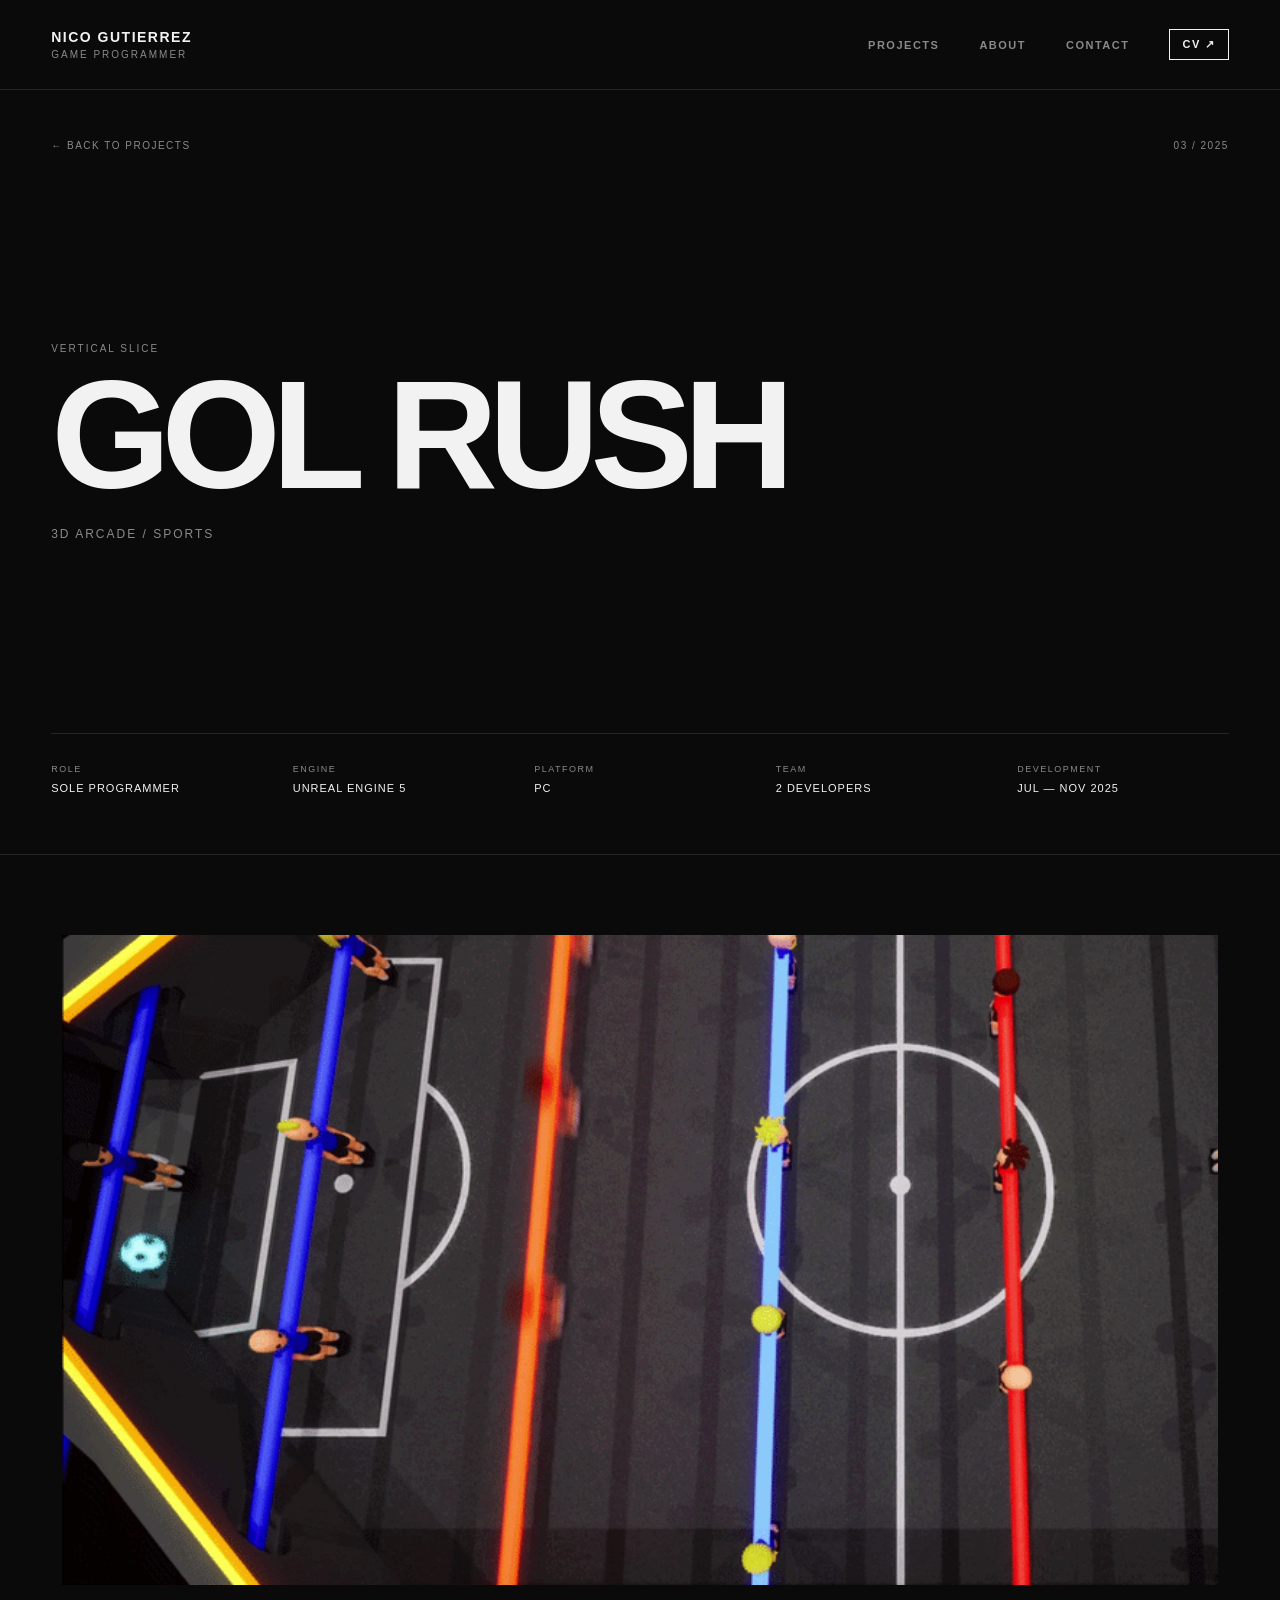
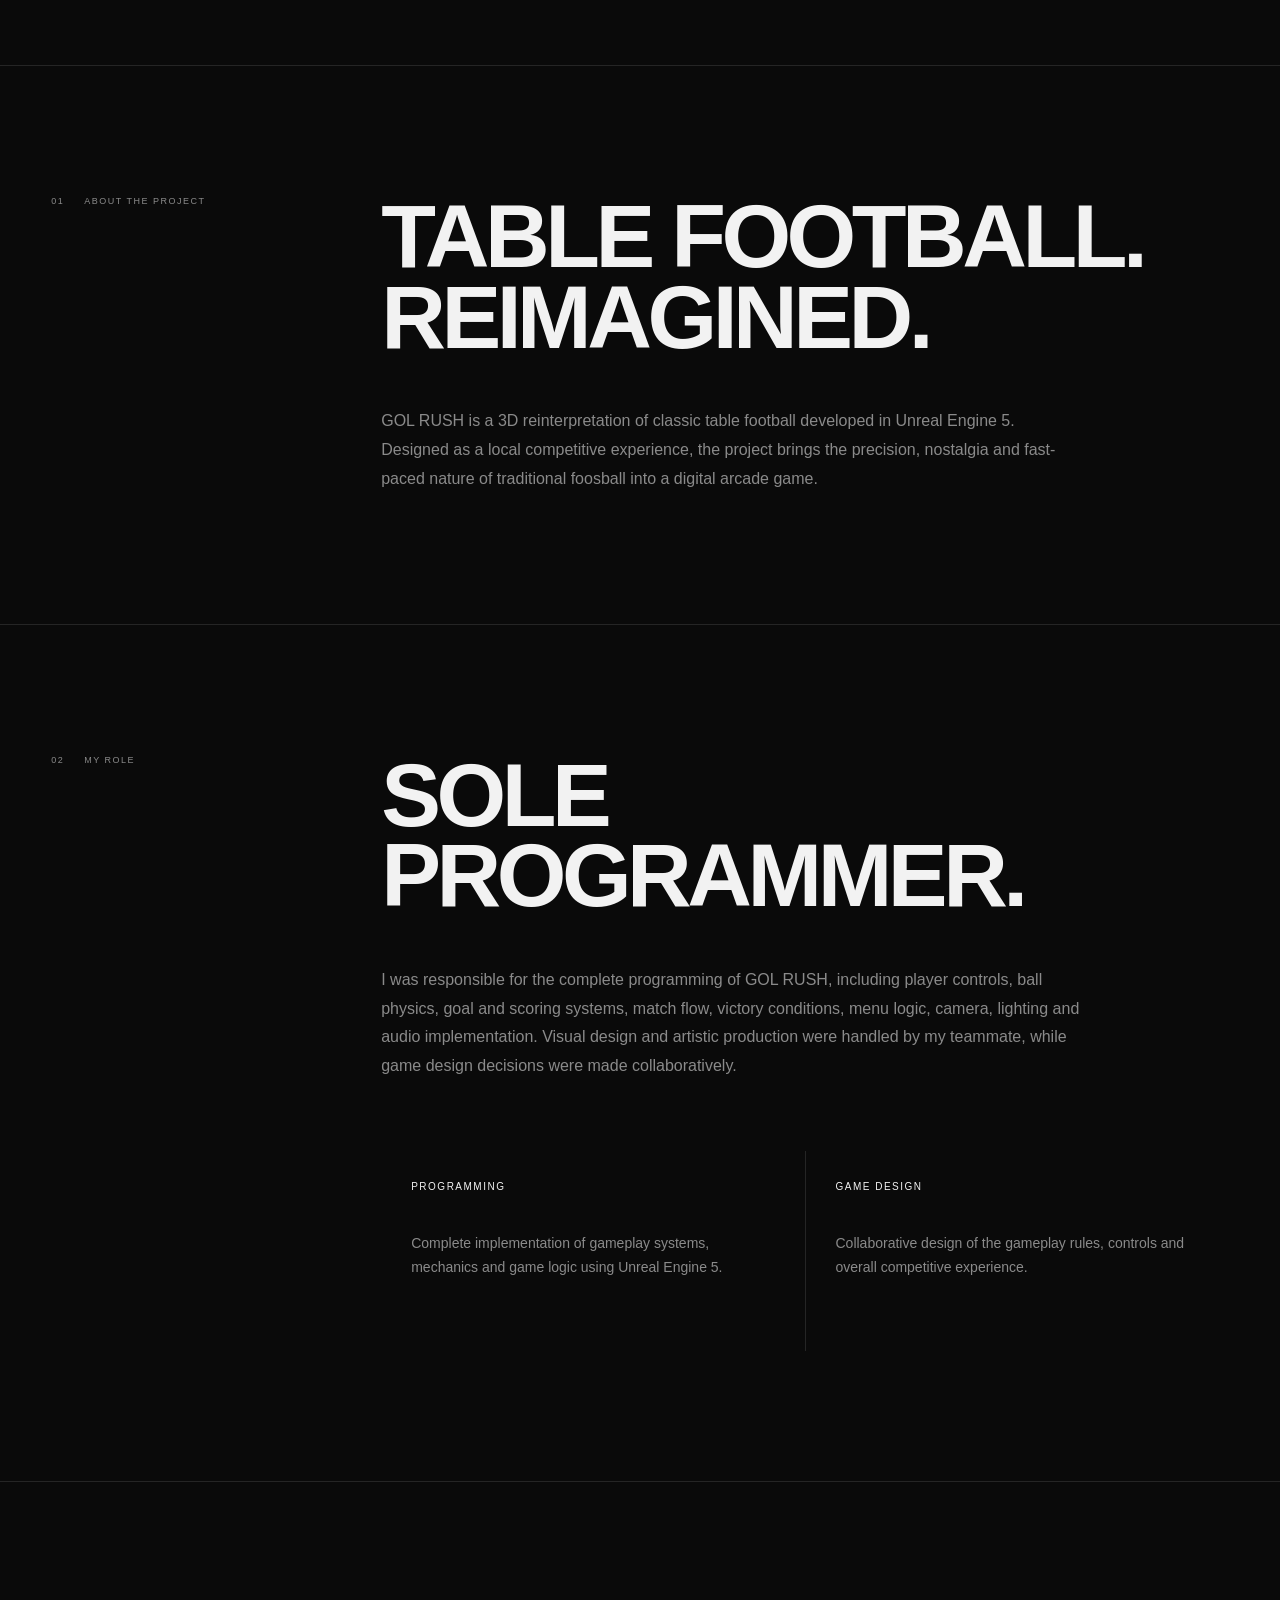
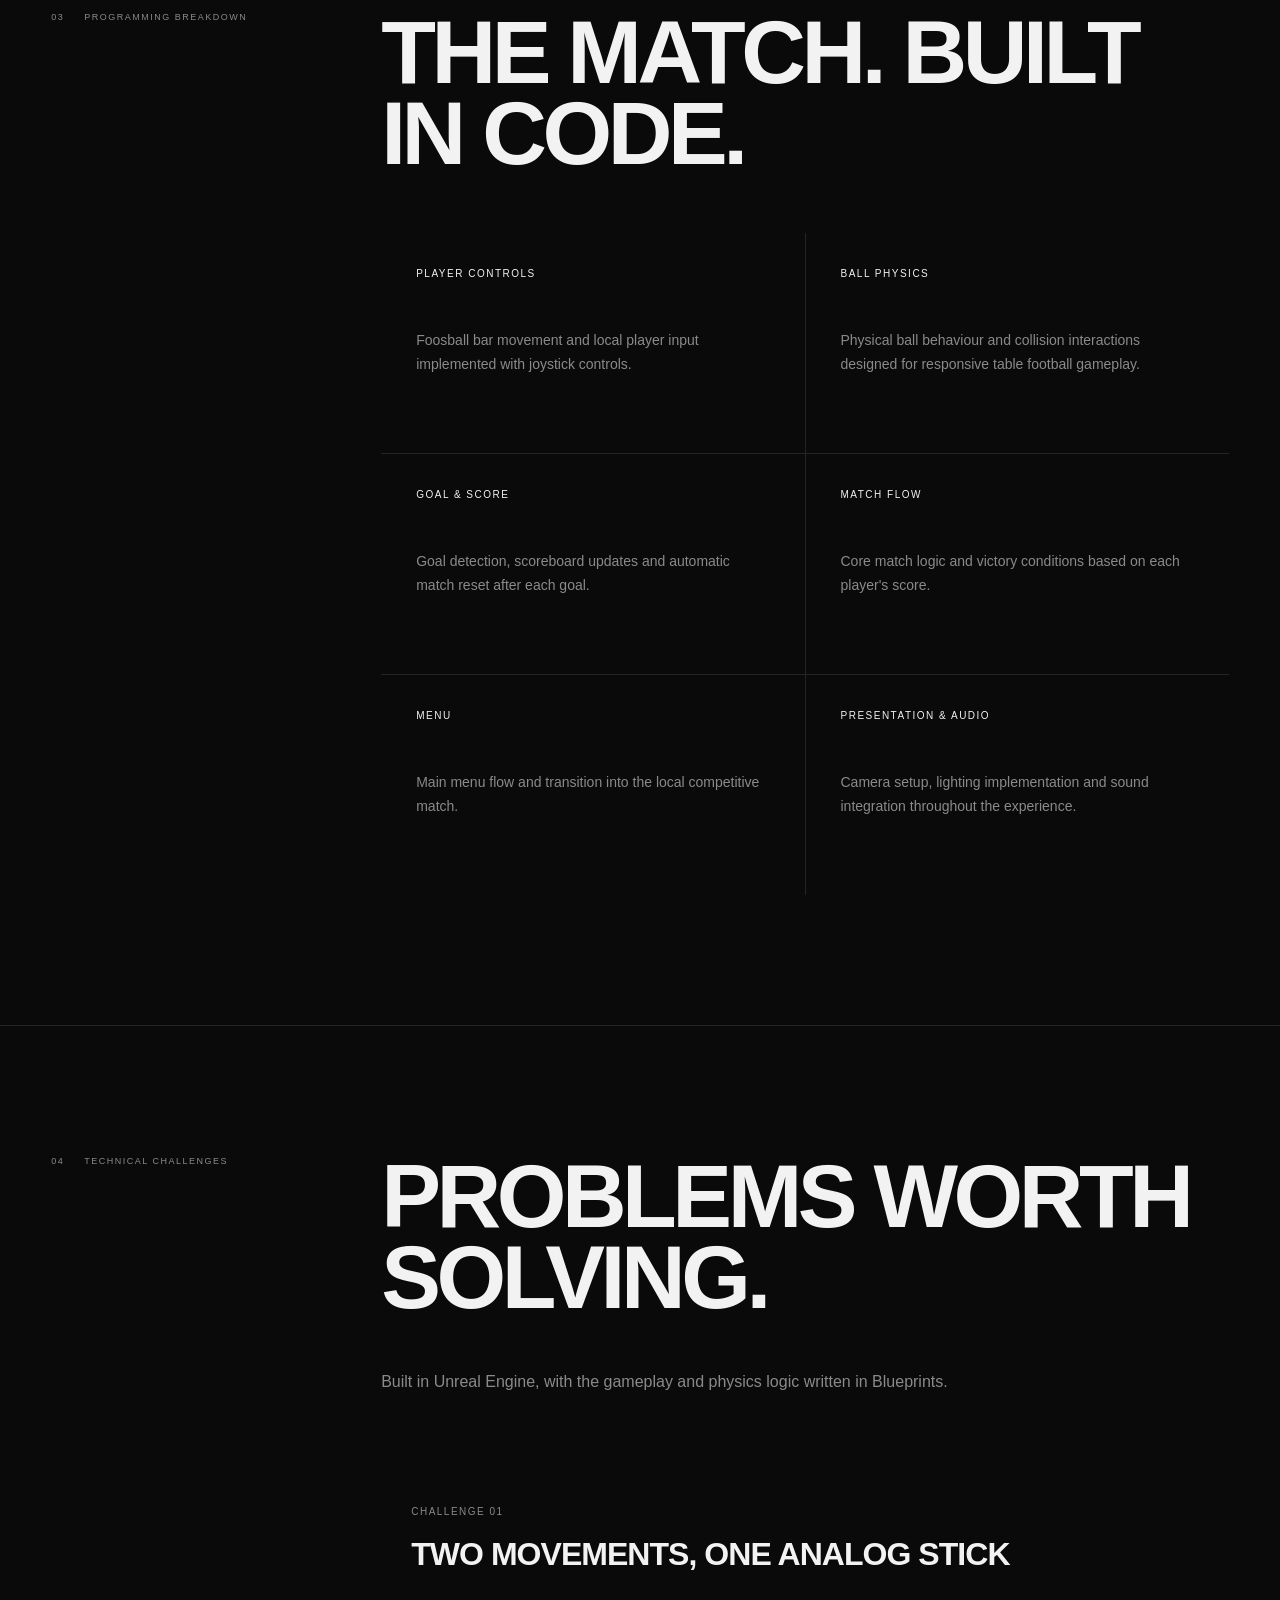
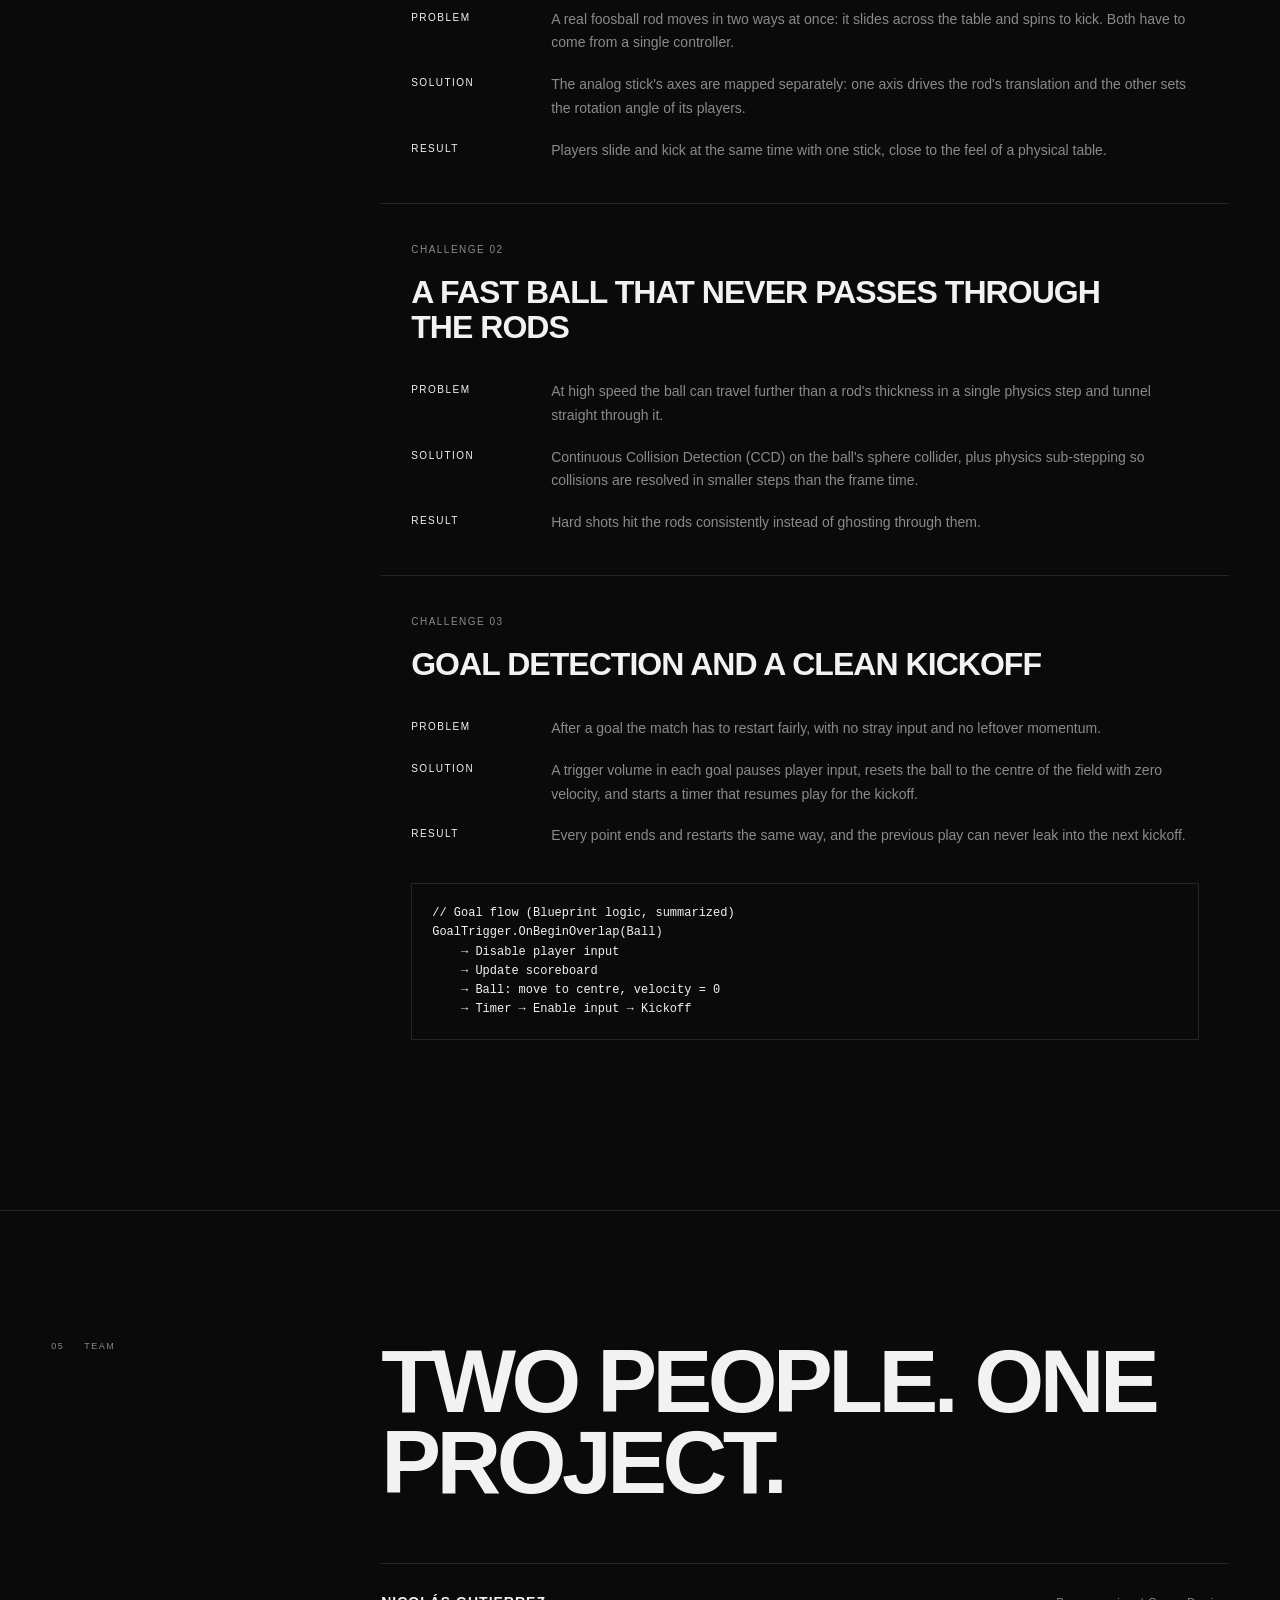
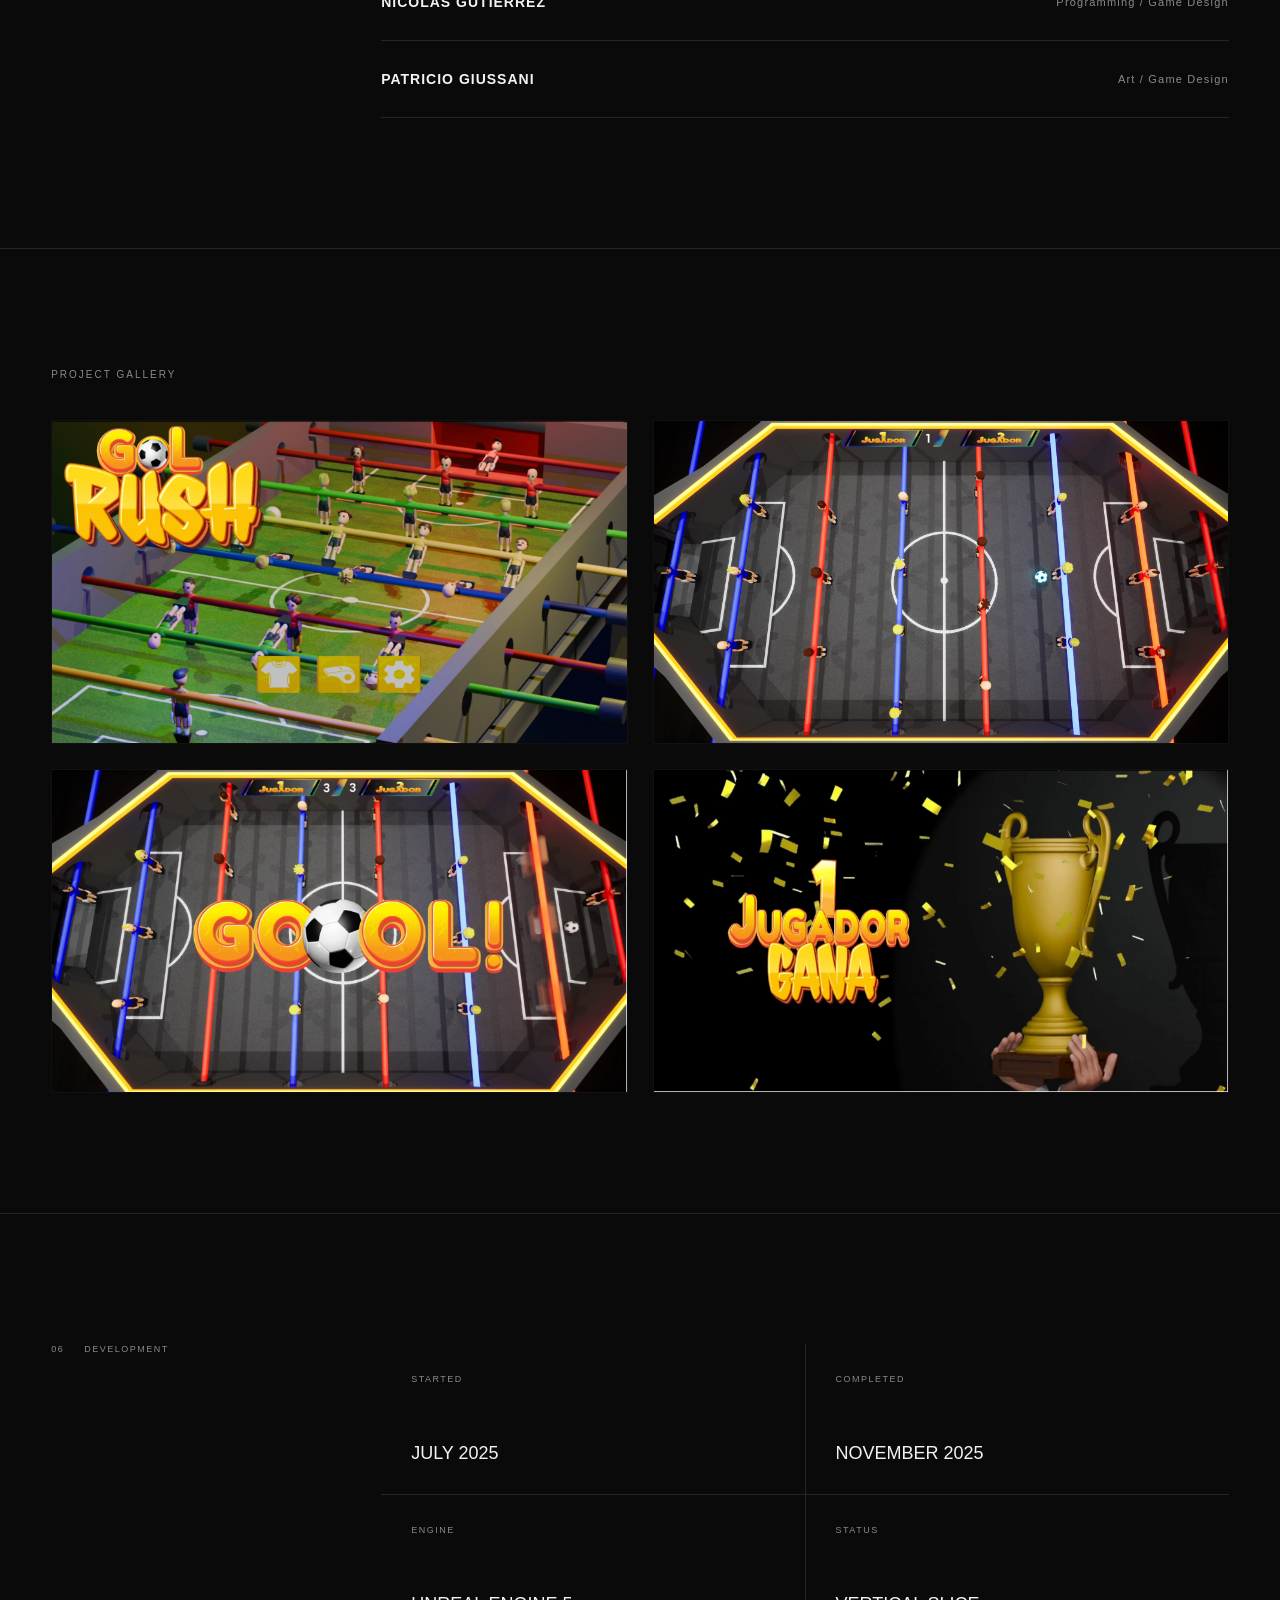
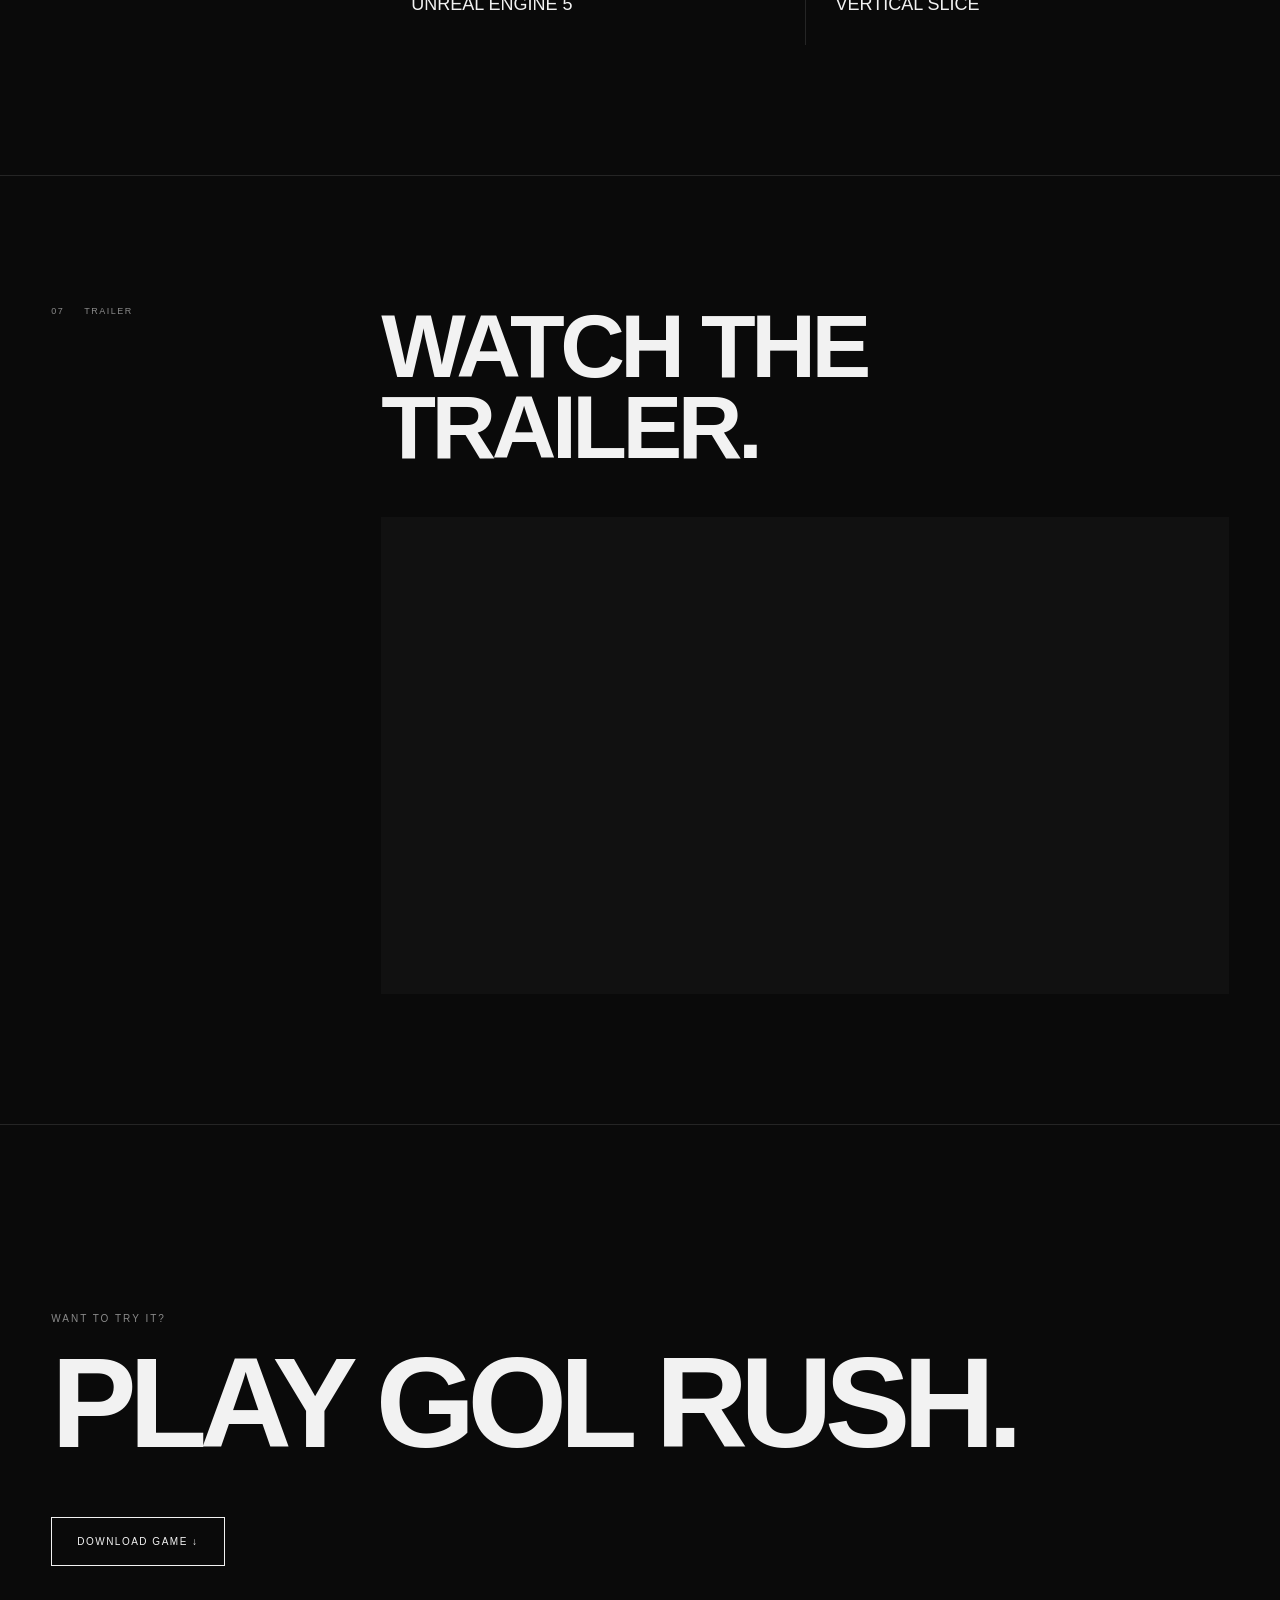
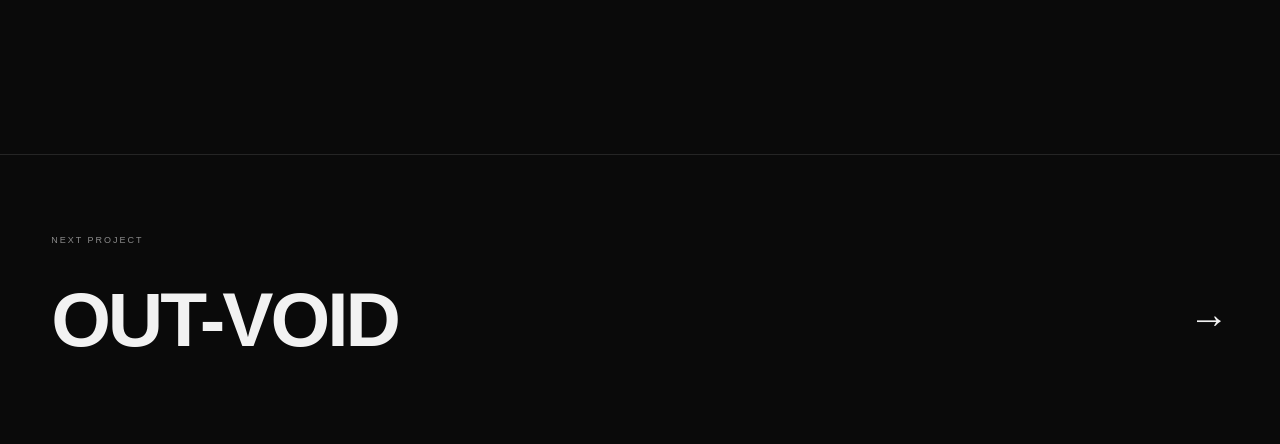
<file: projects/gol-rush.html>
<!DOCTYPE html>
<html lang="en">

<head>
    <meta charset="UTF-8">

    <meta
        name="viewport"
        content="width=device-width, initial-scale=1.0"
    >

    <meta
        name="description"
        content="GOL RUSH - A 3D arcade reinterpretation of classic table football developed in Unreal Engine 5."
    >

    <title>GOL RUSH — Nicolas Gutierrez</title>

    <link rel="stylesheet" href="../style.css">
</head>

<body>

    <header class="header">

        <a href="../index.html#hero" class="header__brand">
            <span class="header__name">NICO GUTIERREZ</span>
            <span class="header__role">GAME PROGRAMMER</span>
        </a>

        <nav class="header__nav">
            <a href="../index.html#projects">PROJECTS</a>
            <a href="../index.html#about">ABOUT</a>
            <a href="../index.html#contact">CONTACT</a>
            <a
                href="../assets/docs/Nicolas_Gutierrez_Game_Developer_CV.pdf"
                class="header__cv"
                target="_blank"
                rel="noopener noreferrer"
                aria-label="Curriculum vitae (PDF, opens in a new tab)"
            >CV <span class="header__cv-arrow" aria-hidden="true">↗</span></a>
        </nav>

    </header>


    <main class="project-page">

        <!-- PROJECT HERO -->
        <section class="project-hero">

            <div class="project-hero__top">

                <a href="../index.html#projects" class="project-hero__back">
                    ← BACK TO PROJECTS
                </a>

                <span>03 / 2025</span>

            </div>


            <div class="project-hero__heading">

                <div class="project-hero__status">
                    VERTICAL SLICE
                </div>

                <h1>GOL RUSH</h1>

                <p>
                    3D ARCADE / SPORTS
                </p>

            </div>


            <div class="project-hero__info">

                <div>
                    <span>ROLE</span>
                    <strong>SOLE PROGRAMMER</strong>
                </div>

                <div>
                    <span>ENGINE</span>
                    <strong>UNREAL ENGINE 5</strong>
                </div>

                <div>
                    <span>PLATFORM</span>
                    <strong>PC</strong>
                </div>

                <div>
                    <span>TEAM</span>
                    <strong>2 DEVELOPERS</strong>
                </div>

                <div>
                    <span>DEVELOPMENT</span>
                    <strong>JUL — NOV 2025</strong>
                </div>

            </div>

        </section>


        <!-- GAMEPLAY PREVIEW -->
        <section class="project-media">

            <img
                src="../assets/gifs/gol-rush.gif"
                alt="GOL RUSH gameplay"
            >

        </section>


        <!-- ABOUT -->
        <section class="project-section">

            <div class="project-section__label">
                <span>01</span>
                <p>ABOUT THE PROJECT</p>
            </div>

            <div class="project-section__content">

                <h2>
                    TABLE FOOTBALL.
                    REIMAGINED.
                </h2>

                <p>
                    GOL RUSH is a 3D reinterpretation of classic table
                    football developed in Unreal Engine 5. Designed as
                    a local competitive experience, the project brings
                    the precision, nostalgia and fast-paced nature of
                    traditional foosball into a digital arcade game.
                </p>

            </div>

        </section>


        <!-- MY ROLE -->
        <section class="project-section">

            <div class="project-section__label">
                <span>02</span>
                <p>MY ROLE</p>
            </div>

            <div class="project-section__content">

                <h2>
                    SOLE
                    PROGRAMMER.
                </h2>

                <p>
                    I was responsible for the complete programming of GOL RUSH,
                    including player controls, ball physics, goal and scoring systems,
                    match flow, victory conditions, menu logic, camera, lighting and
                    audio implementation. Visual design and artistic production were
                    handled by my teammate, while game design decisions were made
                    collaboratively.
                </p>


                <div class="project-role-grid">

                    <div class="project-role-card">

                        <span>PROGRAMMING</span>

                        <p>
                            Complete implementation of gameplay systems,
                            mechanics and game logic using Unreal Engine 5.
                        </p>

                    </div>


                    <div class="project-role-card">

                        <span>GAME DESIGN</span>

                        <p>
                            Collaborative design of the gameplay rules,
                            controls and overall competitive experience.
                        </p>

                    </div>

                </div>

            </div>

        </section>


        <!-- PROGRAMMING BREAKDOWN -->
        <section class="project-section">

            <div class="project-section__label">
                <span>03</span>
                <p>PROGRAMMING BREAKDOWN</p>
            </div>

            <div class="project-section__content">

                <h2>
                    THE MATCH.
                    BUILT IN CODE.
                </h2>

                <div class="project-systems">

                    <div class="project-system">
                        <span>PLAYER CONTROLS</span>
                        <p>
                            Foosball bar movement and local player input
                            implemented with joystick controls.
                        </p>
                    </div>

                    <div class="project-system">
                        <span>BALL PHYSICS</span>
                        <p>
                            Physical ball behaviour and collision interactions
                            designed for responsive table football gameplay.
                        </p>
                    </div>

                    <div class="project-system">
                        <span>GOAL & SCORE</span>
                        <p>
                            Goal detection, scoreboard updates and automatic
                            match reset after each goal.
                        </p>
                    </div>

                    <div class="project-system">
                        <span>MATCH FLOW</span>
                        <p>
                            Core match logic and victory conditions based on
                            each player's score.
                        </p>
                    </div>

                    <div class="project-system">
                        <span>MENU</span>
                        <p>
                            Main menu flow and transition into the local
                            competitive match.
                        </p>
                    </div>

                    <div class="project-system">
                        <span>PRESENTATION & AUDIO</span>
                        <p>
                            Camera setup, lighting implementation and sound
                            integration throughout the experience.
                        </p>
                    </div>

                </div>

            </div>

        </section>


        <!-- TECHNICAL CHALLENGES -->
        <section class="project-section">

            <div class="project-section__label">
                <span>04</span>
                <p>TECHNICAL CHALLENGES</p>
            </div>

            <div class="project-section__content">

                <h2>
                    PROBLEMS
                    WORTH SOLVING.
                </h2>

                <p>
                    Built in Unreal Engine, with the gameplay and physics logic
                    written in Blueprints.
                </p>

                <div class="project-challenges">

                    <article class="project-challenge">
                        <span class="project-challenge__index">CHALLENGE 01</span>

                        <h3 class="project-challenge__title">
                            Two movements, one analog stick
                        </h3>

                        <dl class="project-challenge__steps">
                            <dt>PROBLEM</dt>
                            <dd>
                                A real foosball rod moves in two ways at once:
                                it slides across the table and spins to kick. Both
                                have to come from a single controller.
                            </dd>

                            <dt>SOLUTION</dt>
                            <dd>
                                The analog stick's axes are mapped separately: one
                                axis drives the rod's translation and the other sets
                                the rotation angle of its players.
                            </dd>

                            <dt>RESULT</dt>
                            <dd>
                                Players slide and kick at the same time with one
                                stick, close to the feel of a physical table.
                            </dd>
                        </dl>
                    </article>

                    <article class="project-challenge">
                        <span class="project-challenge__index">CHALLENGE 02</span>

                        <h3 class="project-challenge__title">
                            A fast ball that never passes through the rods
                        </h3>

                        <dl class="project-challenge__steps">
                            <dt>PROBLEM</dt>
                            <dd>
                                At high speed the ball can travel further than a
                                rod's thickness in a single physics step and tunnel
                                straight through it.
                            </dd>

                            <dt>SOLUTION</dt>
                            <dd>
                                Continuous Collision Detection (CCD) on the ball's
                                sphere collider, plus physics sub-stepping so
                                collisions are resolved in smaller steps than the
                                frame time.
                            </dd>

                            <dt>RESULT</dt>
                            <dd>
                                Hard shots hit the rods consistently instead of
                                ghosting through them.
                            </dd>
                        </dl>
                    </article>

                    <article class="project-challenge">
                        <span class="project-challenge__index">CHALLENGE 03</span>

                        <h3 class="project-challenge__title">
                            Goal detection and a clean kickoff
                        </h3>

                        <dl class="project-challenge__steps">
                            <dt>PROBLEM</dt>
                            <dd>
                                After a goal the match has to restart fairly, with
                                no stray input and no leftover momentum.
                            </dd>

                            <dt>SOLUTION</dt>
                            <dd>
                                A trigger volume in each goal pauses player input,
                                resets the ball to the centre of the field with zero
                                velocity, and starts a timer that resumes play for
                                the kickoff.
                            </dd>

                            <dt>RESULT</dt>
                            <dd>
                                Every point ends and restarts the same way, and the
                                previous play can never leak into the next kickoff.
                            </dd>
                        </dl>

<pre class="project-challenge__code"><code>// Goal flow (Blueprint logic, summarized)
GoalTrigger.OnBeginOverlap(Ball)
    → Disable player input
    → Update scoreboard
    → Ball: move to centre, velocity = 0
    → Timer → Enable input → Kickoff</code></pre>
                    </article>

                </div>

            </div>

        </section>


        <!-- TEAM -->
        <section class="project-section">

            <div class="project-section__label">
                <span>05</span>
                <p>TEAM</p>
            </div>

            <div class="project-section__content">

                <h2>
                    TWO PEOPLE.
                    ONE PROJECT.
                </h2>


                <div class="project-team">

                    <div class="project-team__member">

                        <span>NICOLÁS GUTIERREZ</span>

                        <p>
                            Programming / Game Design
                        </p>

                    </div>


                    <div class="project-team__member">

                        <span>PATRICIO GIUSSANI</span>

                        <p>
                            Art / Game Design
                        </p>

                    </div>

                </div>

            </div>

        </section>


        <!-- PROJECT GALLERY -->
        <section class="project-gallery project-gallery--wide">

            <div class="project-gallery__header">
                <span>PROJECT GALLERY</span>
            </div>

            <div class="project-gallery__grid">

                <figure class="project-gallery__item">
                    <img
                        src="../assets/images/gol-rush-menu.png"
                        alt="GOL RUSH main menu"
                        loading="lazy"
                    >
                </figure>

                <figure class="project-gallery__item">
                    <img
                        src="../assets/images/gol-rush-gameplay.png"
                        alt="GOL RUSH gameplay"
                        loading="lazy"
                    >
                </figure>

                <figure class="project-gallery__item">
                    <img
                        src="../assets/images/gol-rush-goal.png"
                        alt="GOL RUSH goal moment"
                        loading="lazy"
                    >
                </figure>

                <figure class="project-gallery__item">
                    <img
                        src="../assets/images/gol-rush-victory.png"
                        alt="GOL RUSH victory screen"
                        loading="lazy"
                    >
                </figure>

            </div>

        </section>


        <!-- DEVELOPMENT -->
        <section class="project-section">

            <div class="project-section__label">
                <span>06</span>
                <p>DEVELOPMENT</p>
            </div>

            <div class="project-section__content">

                <div class="project-development">

                    <div>
                        <span>STARTED</span>
                        <strong>JULY 2025</strong>
                    </div>

                    <div>
                        <span>COMPLETED</span>
                        <strong>NOVEMBER 2025</strong>
                    </div>

                    <div>
                        <span>ENGINE</span>
                        <strong>UNREAL ENGINE 5</strong>
                    </div>

                    <div>
                        <span>STATUS</span>
                        <strong>VERTICAL SLICE</strong>
                    </div>

                </div>

            </div>

        </section>


        <!-- TRAILER -->
        <section class="project-section">

            <div class="project-section__label">
                <span>07</span>
                <p>TRAILER</p>
            </div>

            <div class="project-section__content">

                <h2>
                    WATCH
                    THE TRAILER.
                </h2>

                <div class="project-video">

                    <iframe
                        src="https://www.youtube.com/embed/I1EWvy8AYxI"
                        title="GOL RUSH Trailer"
                        loading="lazy"
                        allow="accelerometer; autoplay; clipboard-write; encrypted-media; gyroscope; picture-in-picture; web-share"
                        allowfullscreen
                    ></iframe>

                </div>

            </div>

        </section>


        <!-- DOWNLOAD -->
        <section class="project-play">

            <span>WANT TO TRY IT?</span>

            <h2>
                PLAY
                GOL RUSH.
            </h2>

            <a
                href="https://drive.google.com/drive/u/0/folders/1LBGfegqLsZjrflDune04ARKyDzQLokRk"
                class="project-play__button"
                target="_blank"
                rel="noopener noreferrer"
            >
                DOWNLOAD GAME ↓
            </a>

        </section>


        <!-- NEXT PROJECT -->
        <section class="project-next">

            <span>NEXT PROJECT</span>

            <a href="out-void.html">
                <strong>OUT-VOID</strong>
                <span>→</span>
            </a>

        </section>

    </main>


    <script src="../script.js"></script>

</body>

</html>
</file>
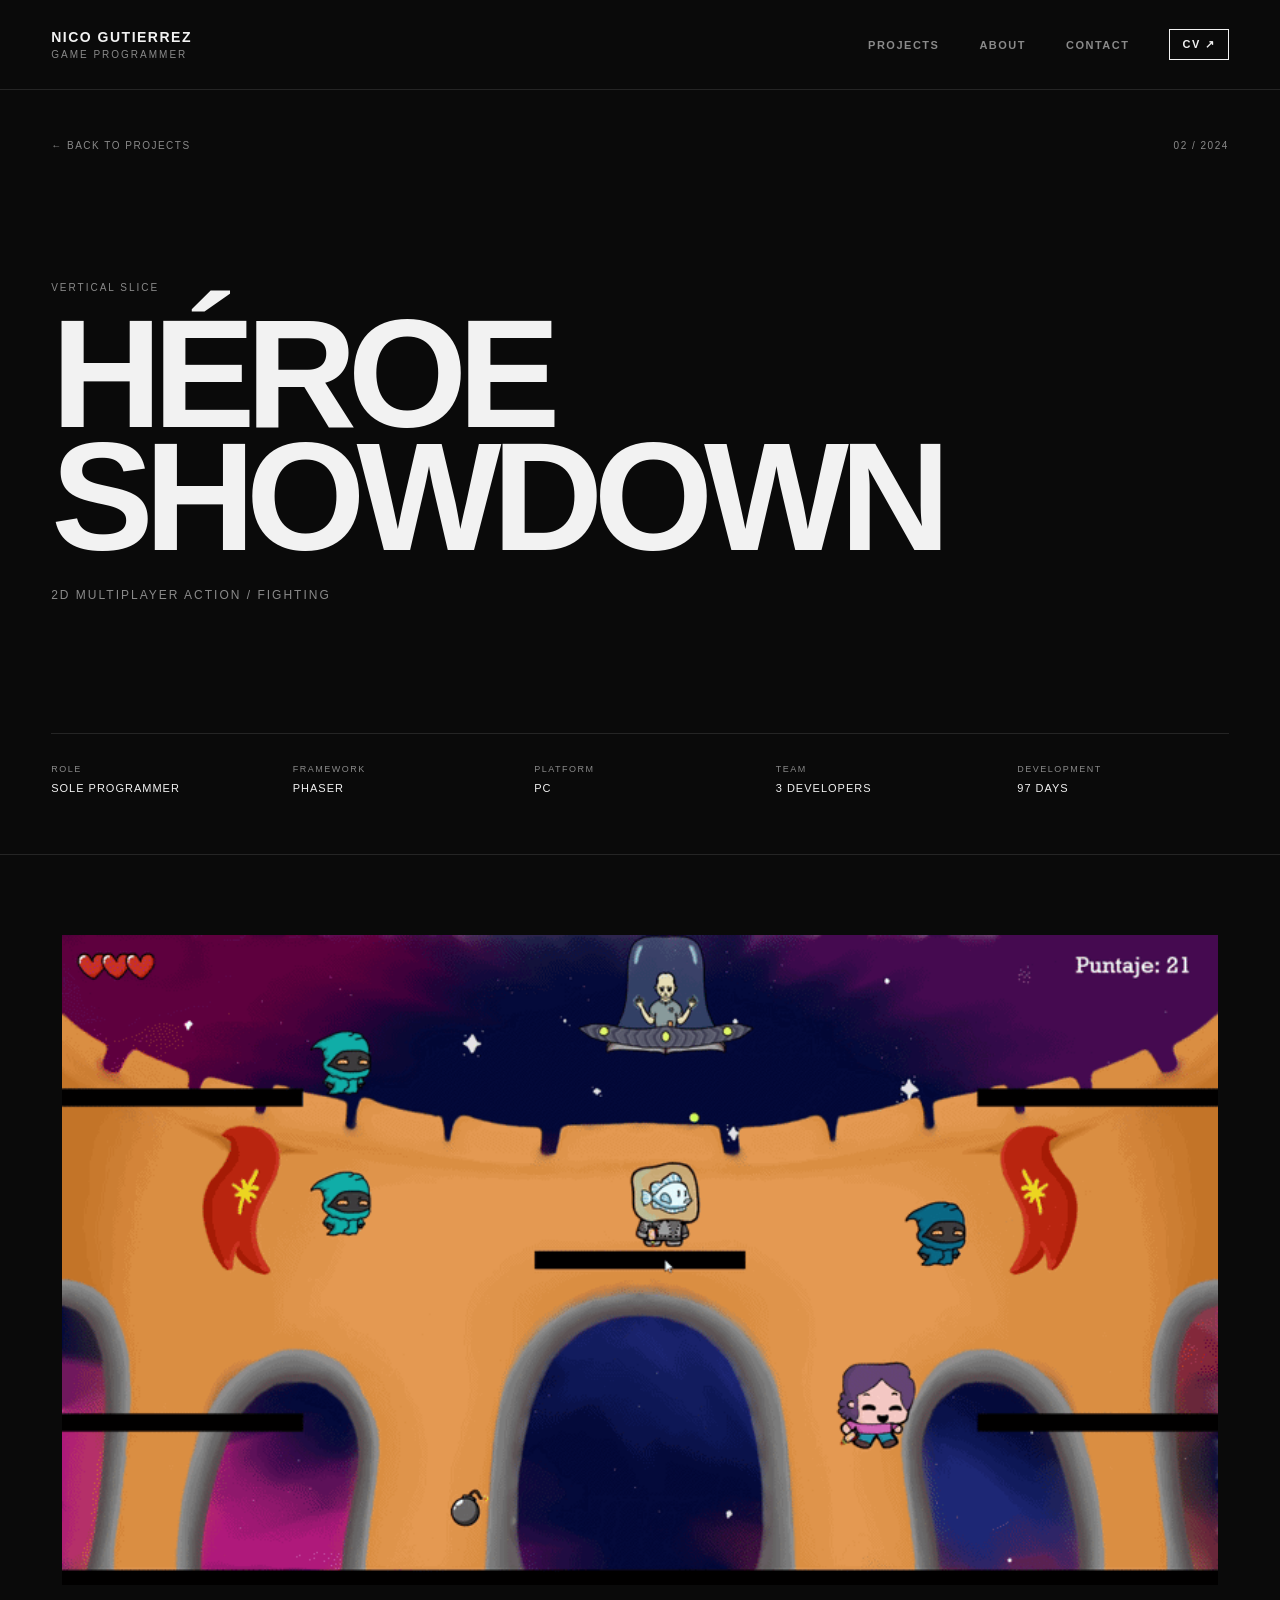
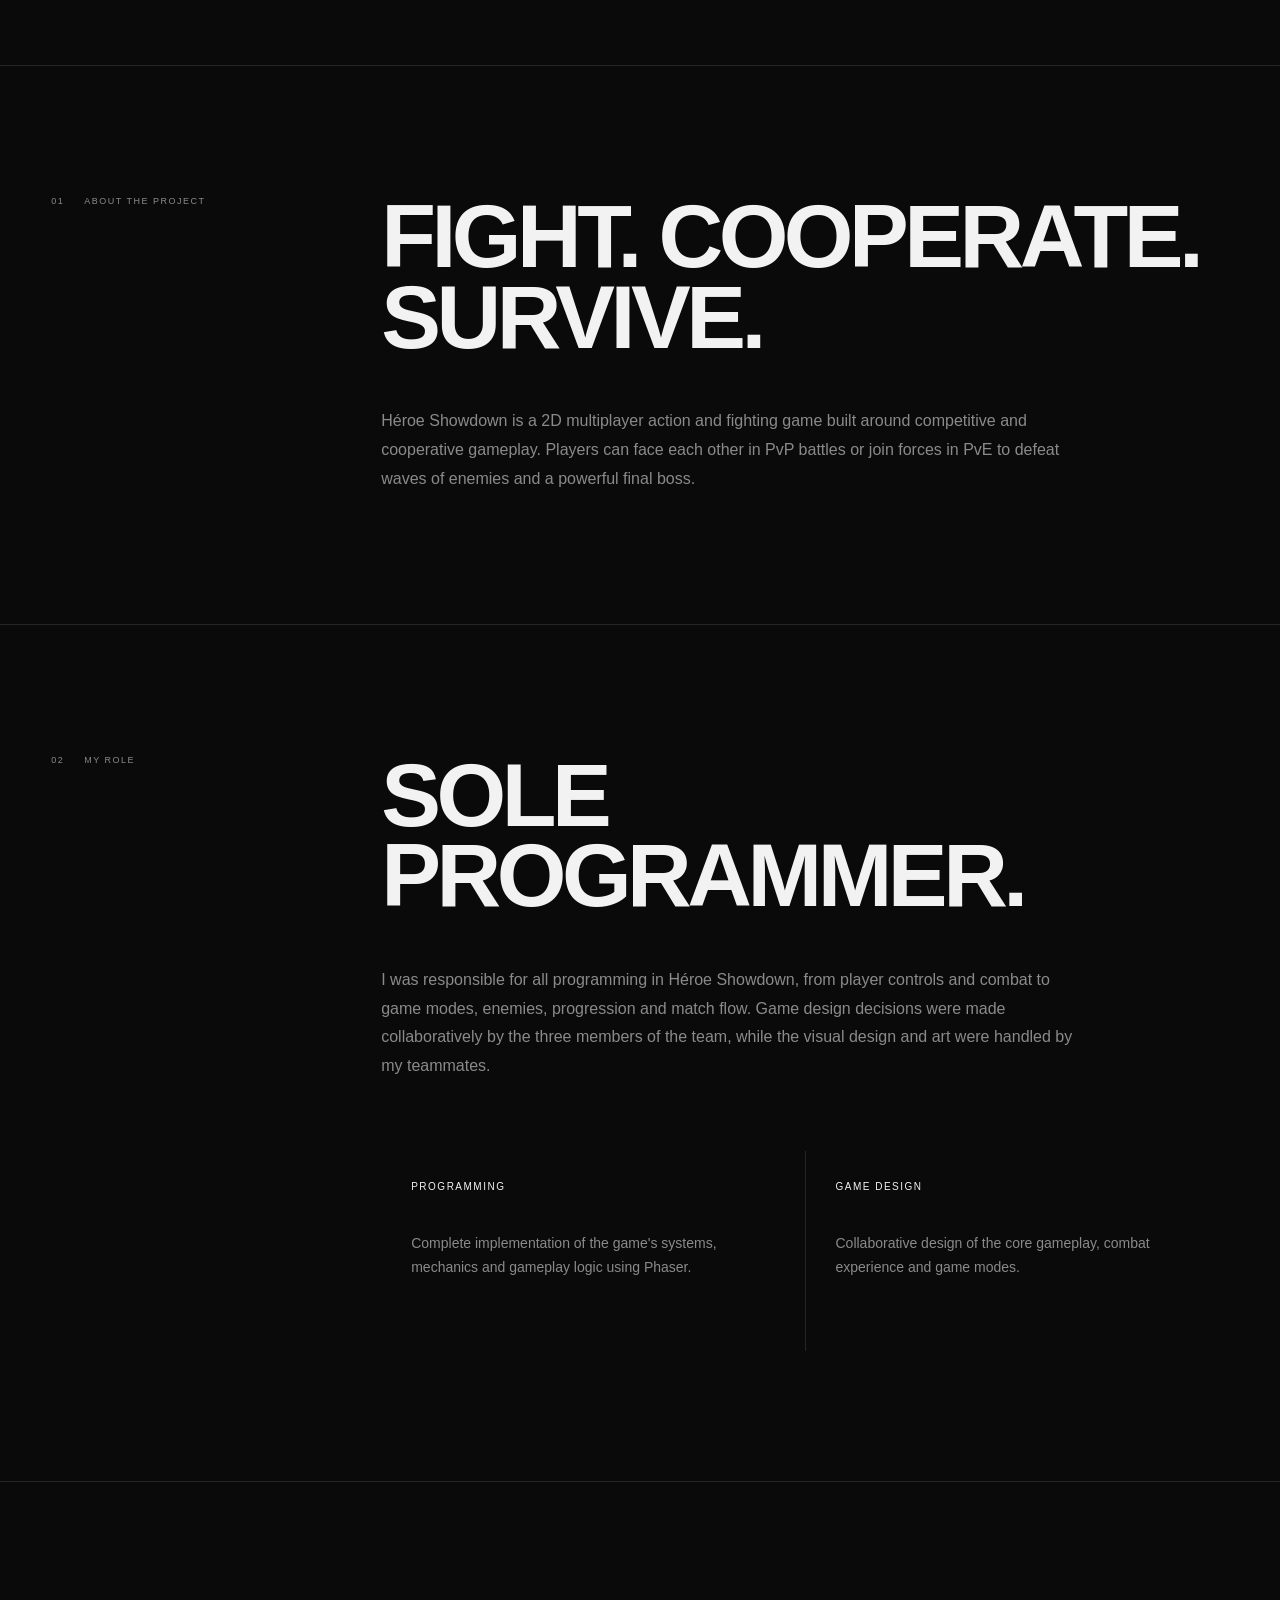
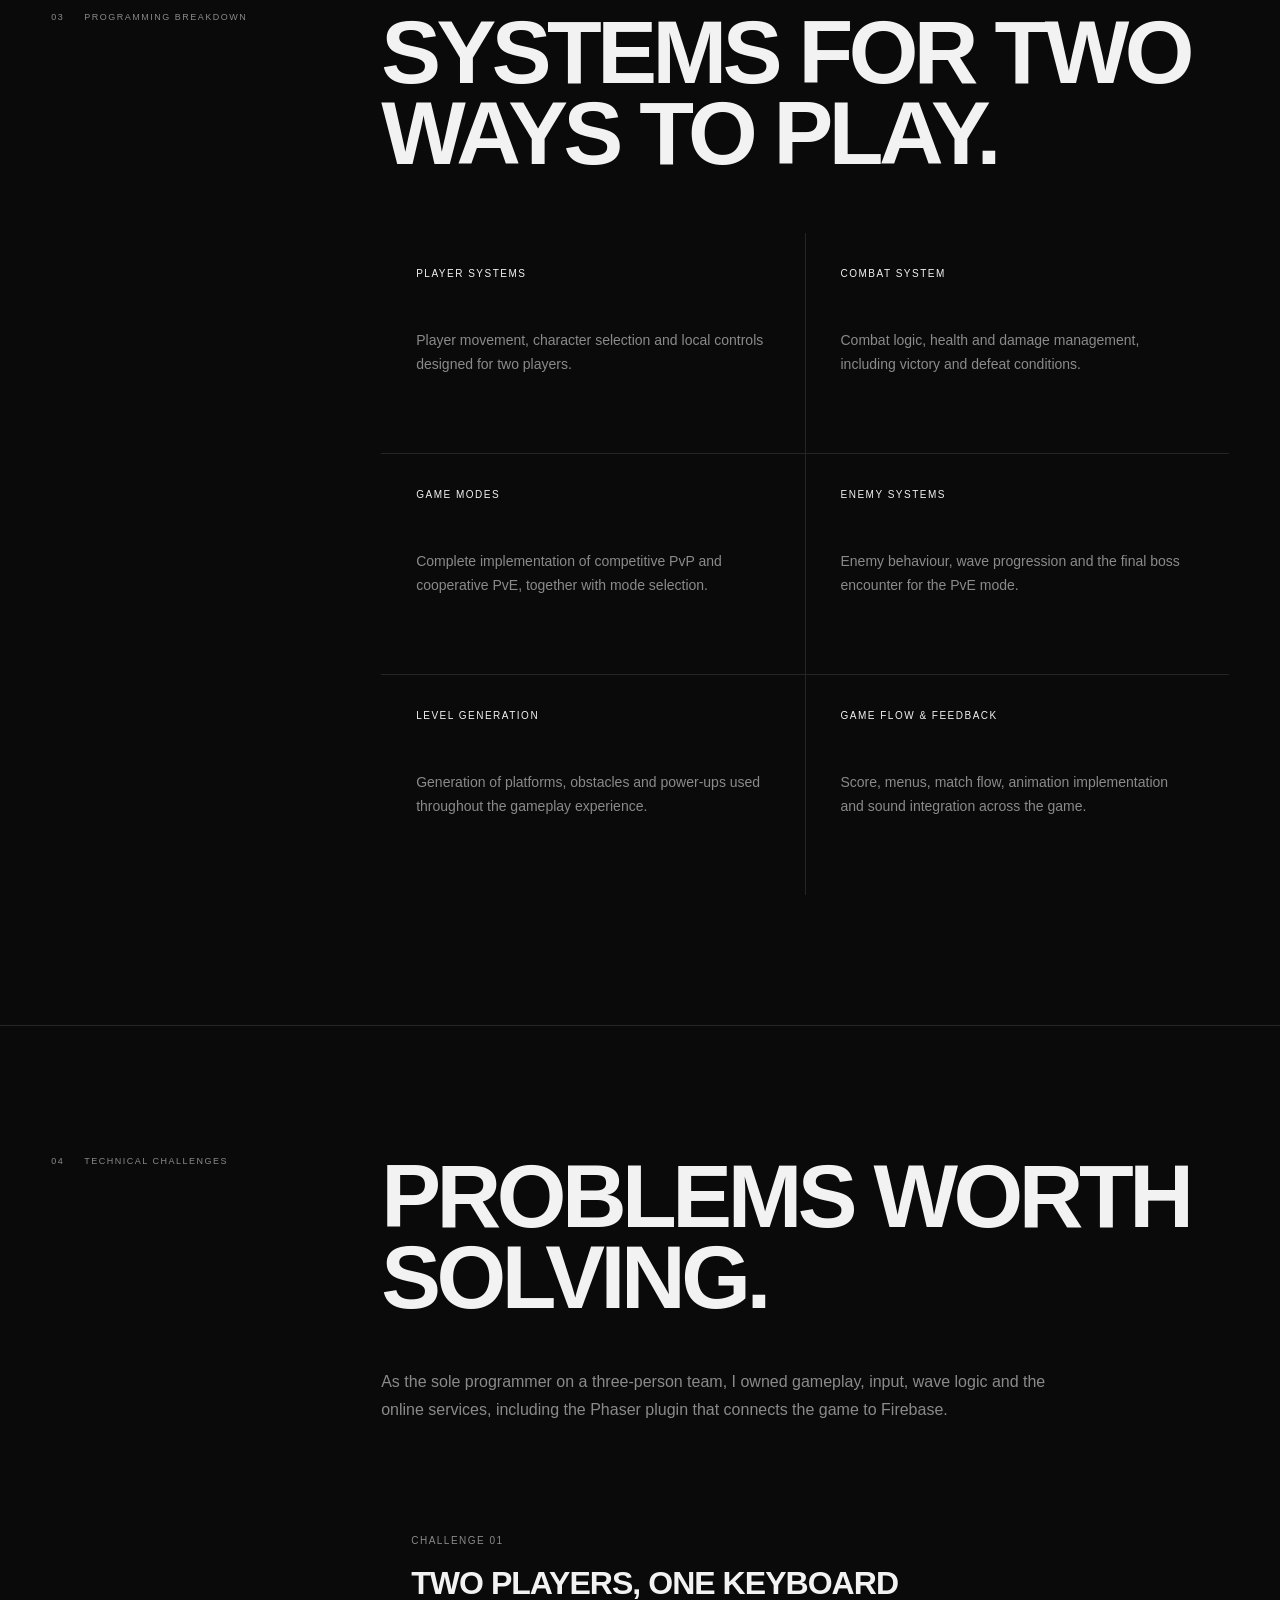
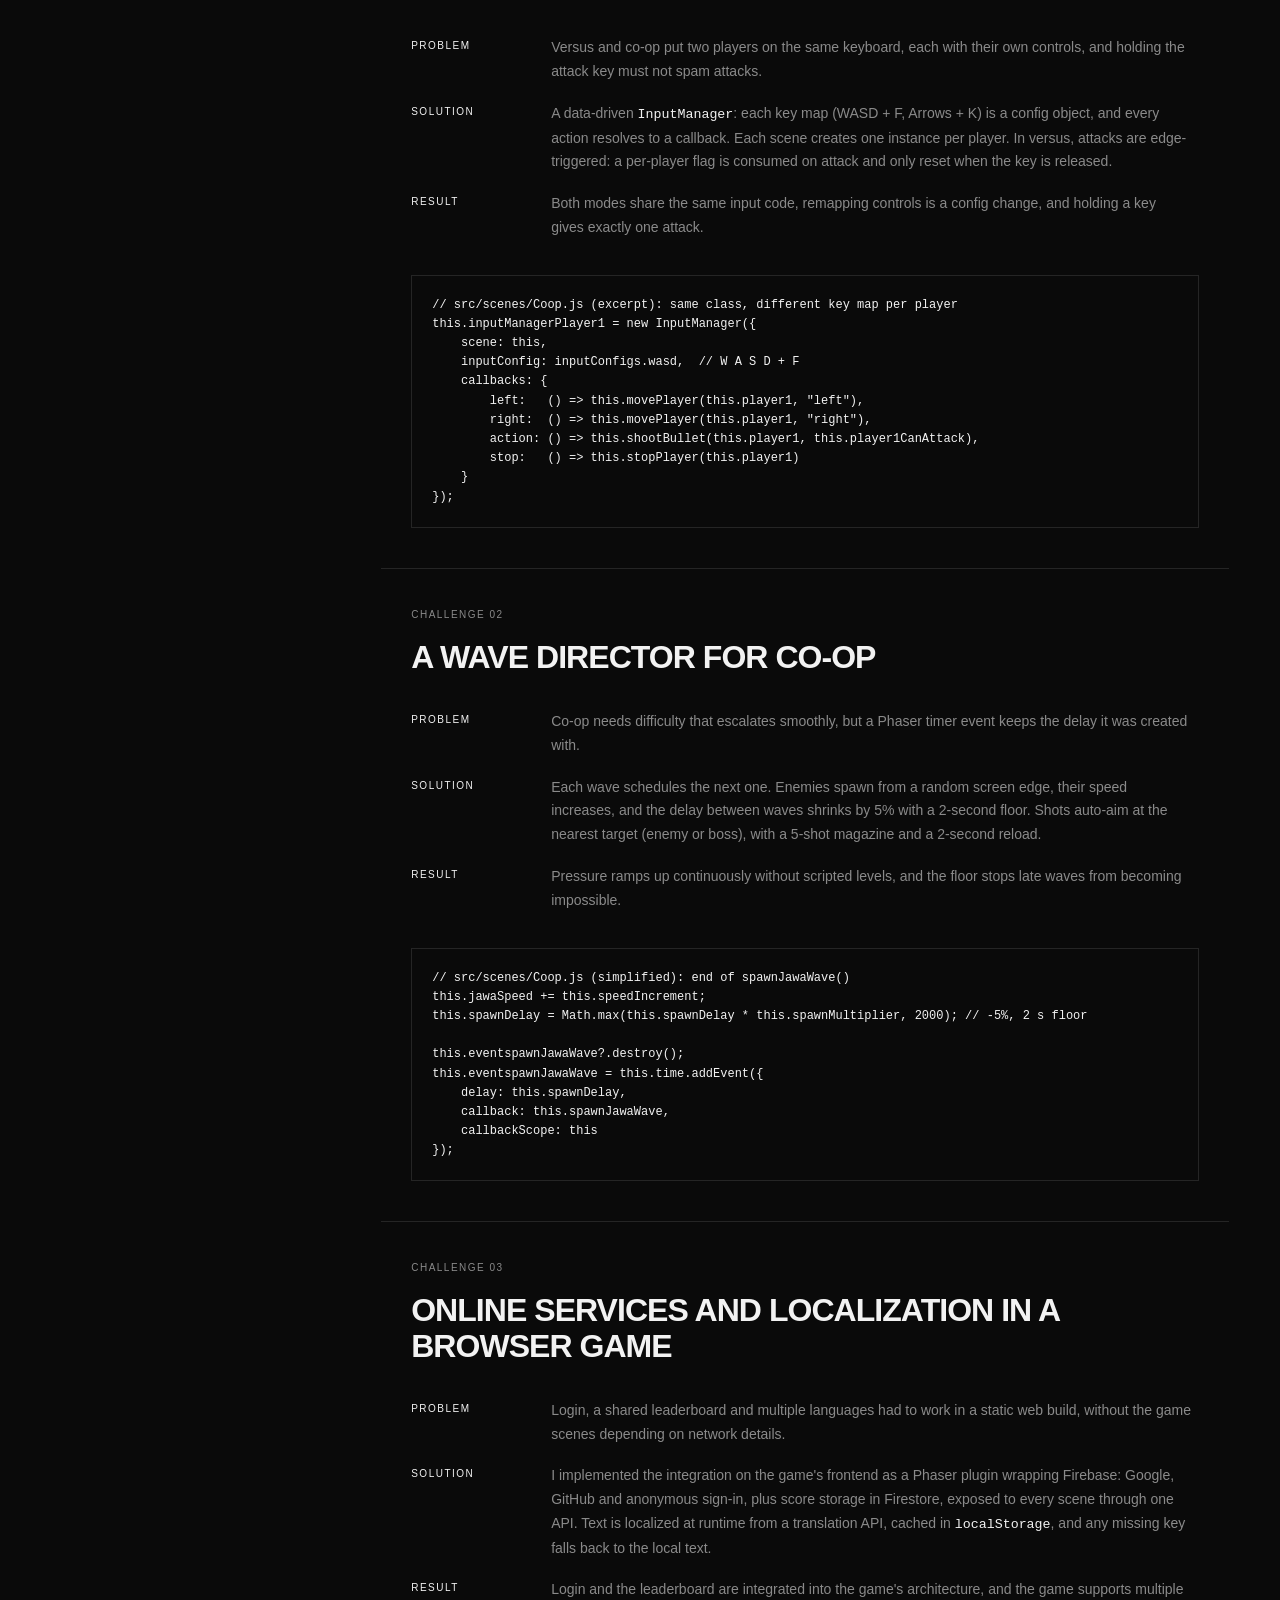
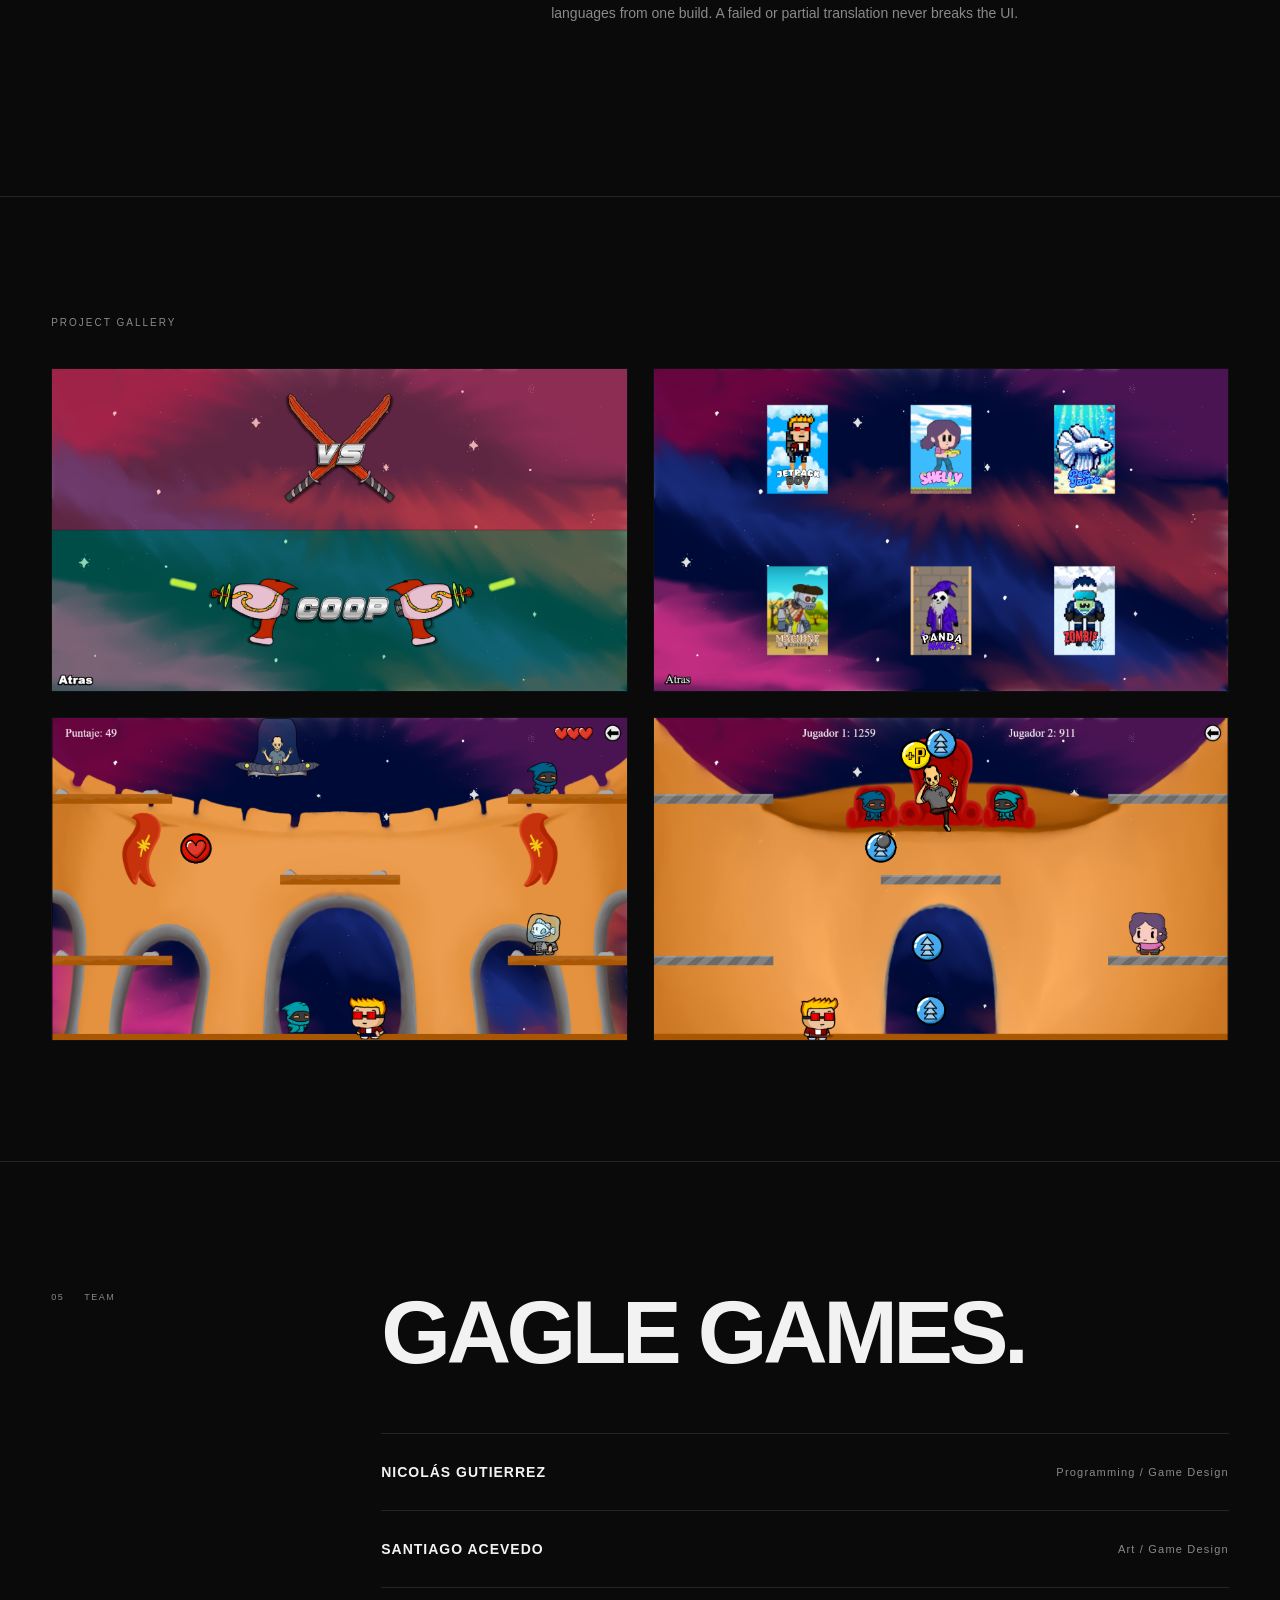
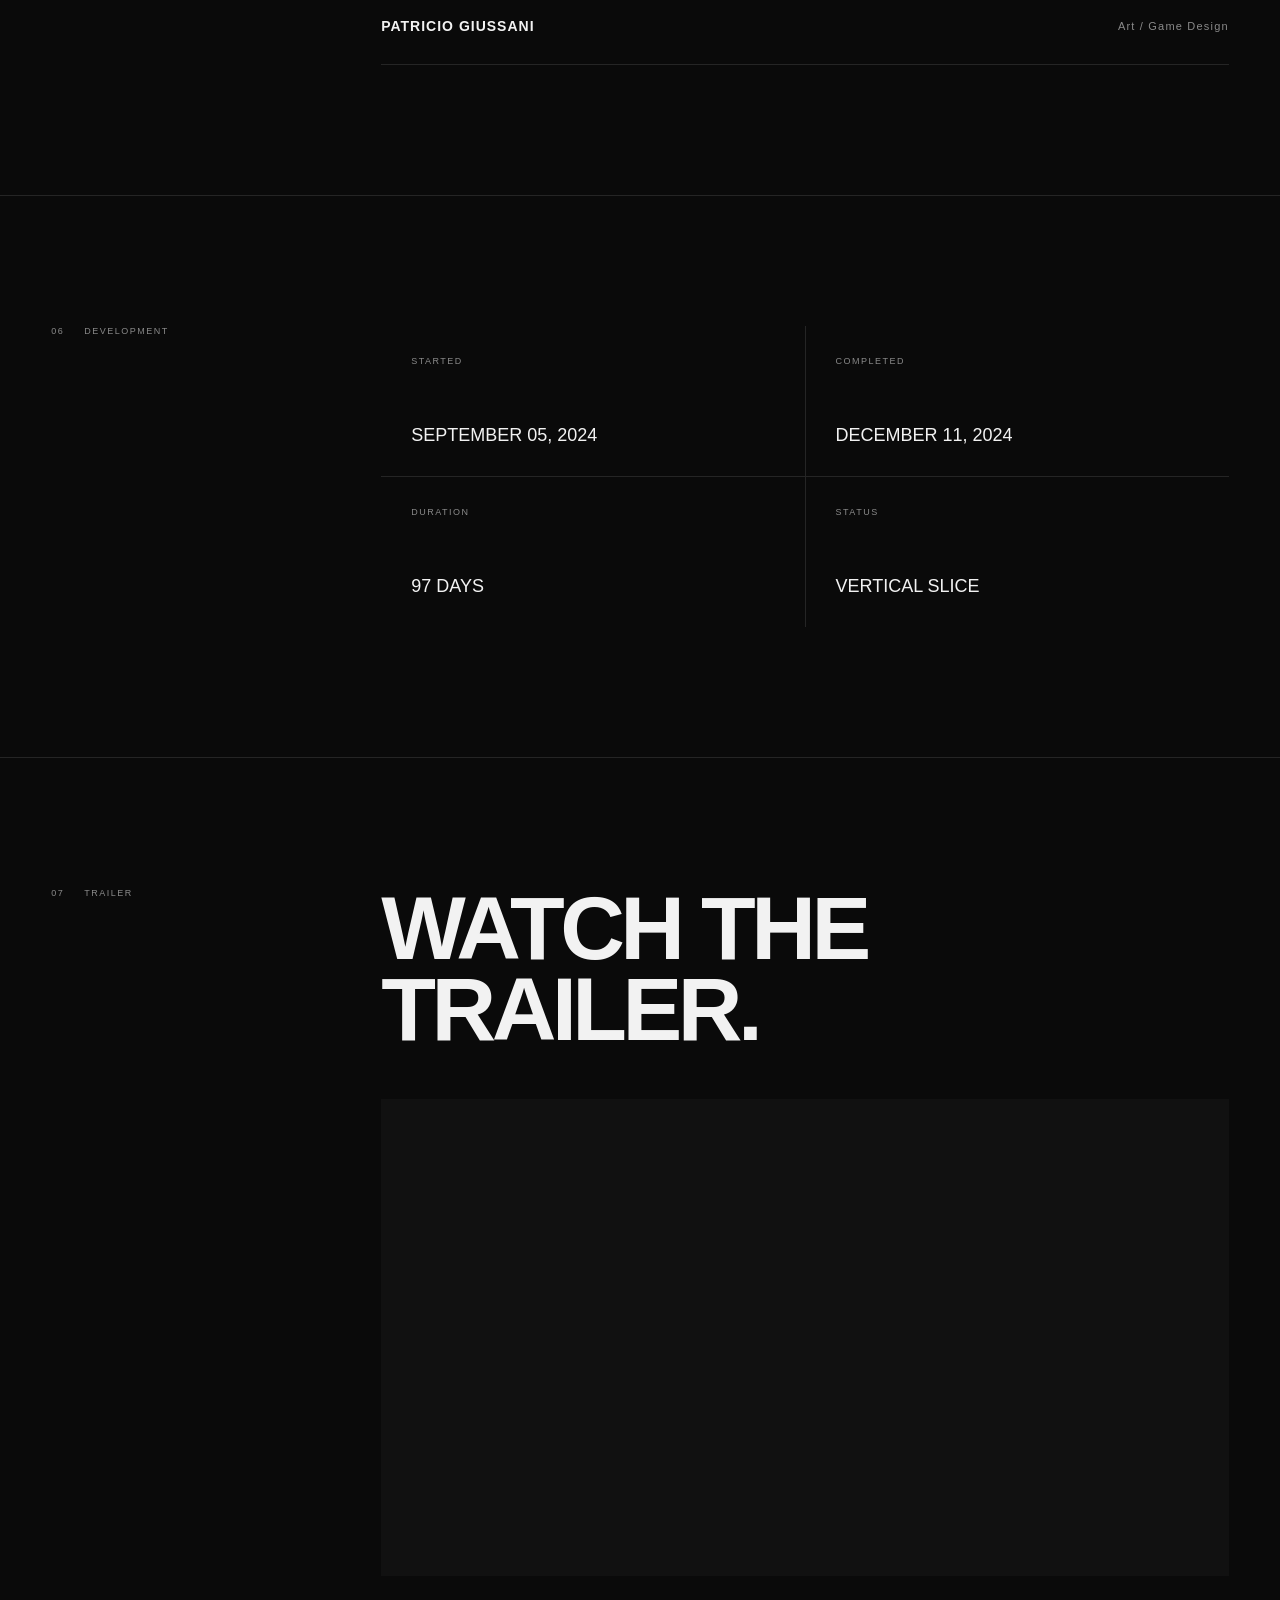
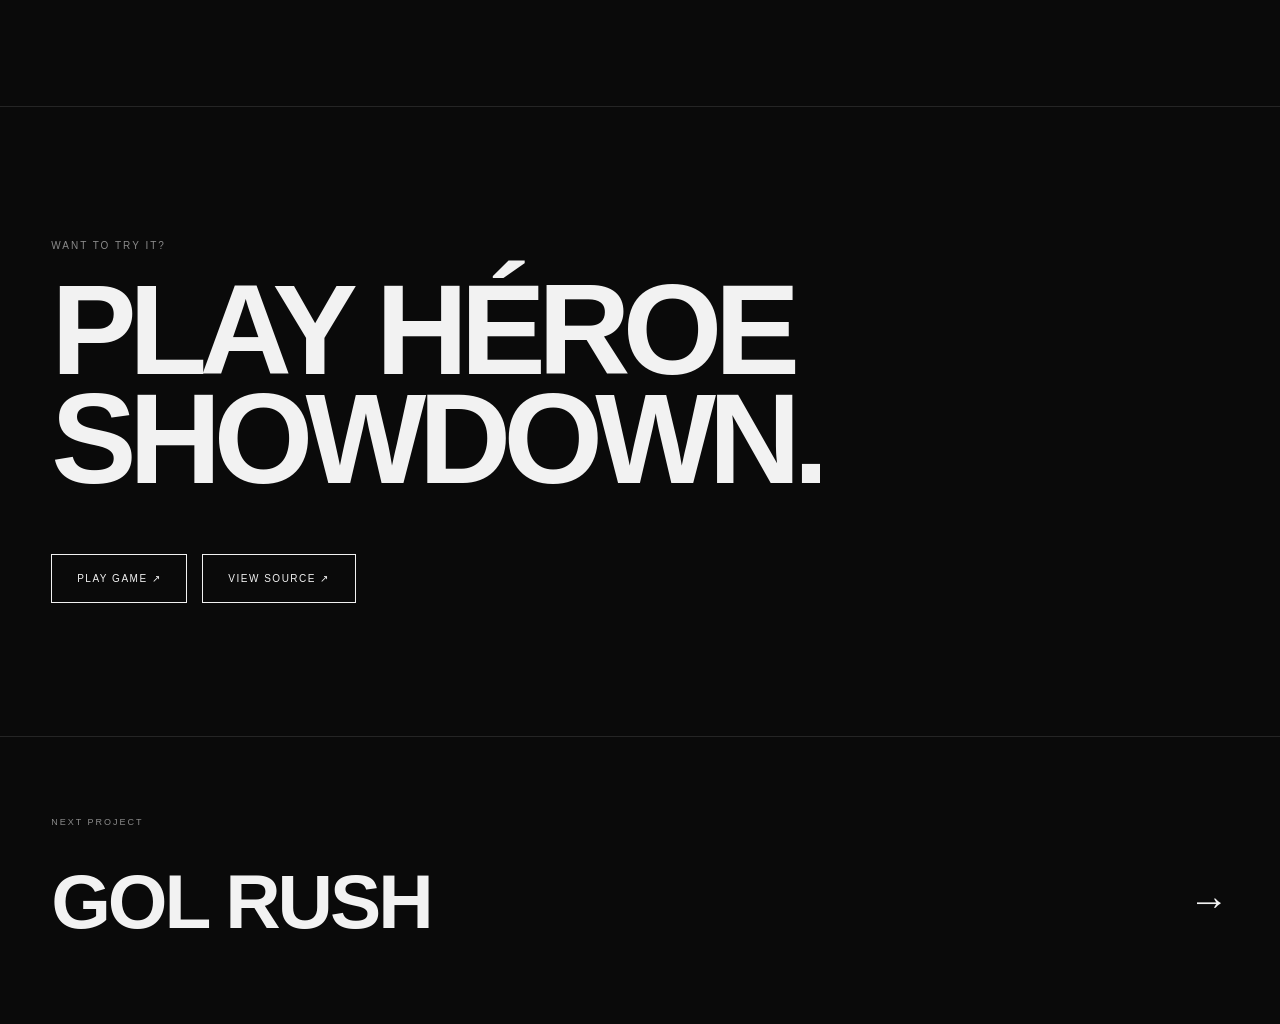
<file: projects/hero-showdown.html>
<!DOCTYPE html>
<html lang="en">

<head>
    <meta charset="UTF-8">

    <meta
        name="viewport"
        content="width=device-width, initial-scale=1.0"
    >

    <meta
        name="description"
        content="Hero Showdown - 2D multiplayer action and fighting game developed with Phaser."
    >

    <title>Héroe Showdown — Nicolas Gutierrez</title>

    <link rel="stylesheet" href="../style.css">
</head>

<body>

    <header class="header">

        <a href="../index.html#hero" class="header__brand">
            <span class="header__name">NICO GUTIERREZ</span>
            <span class="header__role">GAME PROGRAMMER</span>
        </a>

        <nav class="header__nav">
            <a href="../index.html#projects">PROJECTS</a>
            <a href="../index.html#about">ABOUT</a>
            <a href="../index.html#contact">CONTACT</a>
            <a
                href="../assets/docs/Nicolas_Gutierrez_Game_Developer_CV.pdf"
                class="header__cv"
                target="_blank"
                rel="noopener noreferrer"
                aria-label="Curriculum vitae (PDF, opens in a new tab)"
            >CV <span class="header__cv-arrow" aria-hidden="true">↗</span></a>
        </nav>

    </header>


    <main class="project-page">

        <!-- PROJECT HERO -->
        <section class="project-hero">

            <div class="project-hero__top">

                <a href="../index.html#projects" class="project-hero__back">
                    ← BACK TO PROJECTS
                </a>

                <span>02 / 2024</span>

            </div>


            <div class="project-hero__heading">

                <div class="project-hero__status">
                    VERTICAL SLICE
                </div>

                <h1>HÉROE SHOWDOWN</h1>

                <p>
                    2D MULTIPLAYER ACTION / FIGHTING
                </p>

            </div>


            <div class="project-hero__info">

                <div>
                    <span>ROLE</span>
                    <strong>SOLE PROGRAMMER</strong>
                </div>

                <div>
                    <span>FRAMEWORK</span>
                    <strong>PHASER</strong>
                </div>

                <div>
                    <span>PLATFORM</span>
                    <strong>PC</strong>
                </div>

                <div>
                    <span>TEAM</span>
                    <strong>3 DEVELOPERS</strong>
                </div>

                <div>
                    <span>DEVELOPMENT</span>
                    <strong>97 DAYS</strong>
                </div>

            </div>

        </section>


        <!-- GAMEPLAY PREVIEW -->
        <section class="project-media">

            <img
                src="../assets/gifs/hero-showdown.gif"
                alt="Hero Showdown gameplay"
            >

        </section>


        <!-- ABOUT -->
        <section class="project-section">

            <div class="project-section__label">
                <span>01</span>
                <p>ABOUT THE PROJECT</p>
            </div>

            <div class="project-section__content">

                <h2>
                    FIGHT.
                    COOPERATE.
                    SURVIVE.
                </h2>

                <p>
                    Héroe Showdown is a 2D multiplayer action and fighting
                    game built around competitive and cooperative gameplay.
                    Players can face each other in PvP battles or join
                    forces in PvE to defeat waves of enemies and a powerful
                    final boss.
                </p>

            </div>

        </section>


        <!-- MY ROLE -->
        <section class="project-section">

            <div class="project-section__label">
                <span>02</span>
                <p>MY ROLE</p>
            </div>

            <div class="project-section__content">

                <h2>
                    SOLE
                    PROGRAMMER.
                </h2>

                <p>
                    I was responsible for all programming in Héroe Showdown,
                    from player controls and combat to game modes, enemies,
                    progression and match flow. Game design decisions were
                    made collaboratively by the three members of the team,
                    while the visual design and art were handled by my teammates.
                </p>


                <div class="project-role-grid">

                    <div class="project-role-card">
                        <span>PROGRAMMING</span>

                        <p>
                            Complete implementation of the game's systems,
                            mechanics and gameplay logic using Phaser.
                        </p>
                    </div>


                    <div class="project-role-card">
                        <span>GAME DESIGN</span>

                        <p>
                            Collaborative design of the core gameplay,
                            combat experience and game modes.
                        </p>
                    </div>

                </div>

            </div>

        </section>


        <!-- PROGRAMMING BREAKDOWN -->
        <section class="project-section">

            <div class="project-section__label">
                <span>03</span>
                <p>PROGRAMMING BREAKDOWN</p>
            </div>

            <div class="project-section__content">

                <h2>
                    SYSTEMS FOR
                    TWO WAYS TO PLAY.
                </h2>

                <div class="project-systems">

                    <div class="project-system">
                        <span>PLAYER SYSTEMS</span>
                        <p>
                            Player movement, character selection and local
                            controls designed for two players.
                        </p>
                    </div>

                    <div class="project-system">
                        <span>COMBAT SYSTEM</span>
                        <p>
                            Combat logic, health and damage management,
                            including victory and defeat conditions.
                        </p>
                    </div>

                    <div class="project-system">
                        <span>GAME MODES</span>
                        <p>
                            Complete implementation of competitive PvP and
                            cooperative PvE, together with mode selection.
                        </p>
                    </div>

                    <div class="project-system">
                        <span>ENEMY SYSTEMS</span>
                        <p>
                            Enemy behaviour, wave progression and the
                            final boss encounter for the PvE mode.
                        </p>
                    </div>

                    <div class="project-system">
                        <span>LEVEL GENERATION</span>
                        <p>
                            Generation of platforms, obstacles and power-ups
                            used throughout the gameplay experience.
                        </p>
                    </div>

                    <div class="project-system">
                        <span>GAME FLOW & FEEDBACK</span>
                        <p>
                            Score, menus, match flow, animation implementation
                            and sound integration across the game.
                        </p>
                    </div>

                </div>

            </div>

        </section>


        <!-- TECHNICAL CHALLENGES -->
        <section class="project-section">

            <div class="project-section__label">
                <span>04</span>
                <p>TECHNICAL CHALLENGES</p>
            </div>

            <div class="project-section__content">

                <h2>
                    PROBLEMS
                    WORTH SOLVING.
                </h2>

                <p>
                    As the sole programmer on a three-person team, I owned
                    gameplay, input, wave logic and the online services,
                    including the Phaser plugin that connects the game to Firebase.
                </p>

                <div class="project-challenges">

                    <article class="project-challenge">
                        <span class="project-challenge__index">CHALLENGE 01</span>

                        <h3 class="project-challenge__title">
                            Two players, one keyboard
                        </h3>

                        <dl class="project-challenge__steps">
                            <dt>PROBLEM</dt>
                            <dd>
                                Versus and co-op put two players on the same
                                keyboard, each with their own controls, and holding
                                the attack key must not spam attacks.
                            </dd>

                            <dt>SOLUTION</dt>
                            <dd>
                                A data-driven <code>InputManager</code>: each key map
                                (WASD + F, Arrows + K) is a config object, and every
                                action resolves to a callback. Each scene creates one
                                instance per player. In versus, attacks are
                                edge-triggered: a per-player flag is consumed on
                                attack and only reset when the key is released.
                            </dd>

                            <dt>RESULT</dt>
                            <dd>
                                Both modes share the same input code, remapping
                                controls is a config change, and holding a key gives
                                exactly one attack.
                            </dd>
                        </dl>

<pre class="project-challenge__code"><code>// src/scenes/Coop.js (excerpt): same class, different key map per player
this.inputManagerPlayer1 = new InputManager({
    scene: this,
    inputConfig: inputConfigs.wasd,  // W A S D + F
    callbacks: {
        left:   () =&gt; this.movePlayer(this.player1, "left"),
        right:  () =&gt; this.movePlayer(this.player1, "right"),
        action: () =&gt; this.shootBullet(this.player1, this.player1CanAttack),
        stop:   () =&gt; this.stopPlayer(this.player1)
    }
});</code></pre>
                    </article>

                    <article class="project-challenge">
                        <span class="project-challenge__index">CHALLENGE 02</span>

                        <h3 class="project-challenge__title">
                            A wave director for co-op
                        </h3>

                        <dl class="project-challenge__steps">
                            <dt>PROBLEM</dt>
                            <dd>
                                Co-op needs difficulty that escalates smoothly, but
                                a Phaser timer event keeps the delay it was
                                created with.
                            </dd>

                            <dt>SOLUTION</dt>
                            <dd>
                                Each wave schedules the next one. Enemies spawn from
                                a random screen edge, their speed increases, and the
                                delay between waves shrinks by 5% with a 2-second
                                floor. Shots auto-aim at the nearest target (enemy
                                or boss), with a 5-shot magazine and a 2-second reload.
                            </dd>

                            <dt>RESULT</dt>
                            <dd>
                                Pressure ramps up continuously without scripted
                                levels, and the floor stops late waves from becoming
                                impossible.
                            </dd>
                        </dl>

<pre class="project-challenge__code"><code>// src/scenes/Coop.js (simplified): end of spawnJawaWave()
this.jawaSpeed += this.speedIncrement;
this.spawnDelay = Math.max(this.spawnDelay * this.spawnMultiplier, 2000); // -5%, 2 s floor

this.eventspawnJawaWave?.destroy();
this.eventspawnJawaWave = this.time.addEvent({
    delay: this.spawnDelay,
    callback: this.spawnJawaWave,
    callbackScope: this
});</code></pre>
                    </article>

                    <article class="project-challenge">
                        <span class="project-challenge__index">CHALLENGE 03</span>

                        <h3 class="project-challenge__title">
                            Online services and localization in a browser game
                        </h3>

                        <dl class="project-challenge__steps">
                            <dt>PROBLEM</dt>
                            <dd>
                                Login, a shared leaderboard and multiple languages
                                had to work in a static web build, without the game
                                scenes depending on network details.
                            </dd>

                            <dt>SOLUTION</dt>
                            <dd>
                                I implemented the integration on the game's frontend
                                as a Phaser plugin wrapping Firebase: Google, GitHub
                                and anonymous sign-in, plus score storage in
                                Firestore, exposed to every scene through one API.
                                Text is localized at runtime from a translation API,
                                cached in <code>localStorage</code>, and any missing
                                key falls back to the local text.
                            </dd>

                            <dt>RESULT</dt>
                            <dd>
                                Login and the leaderboard are integrated into the
                                game's architecture, and the game supports multiple
                                languages from one build. A failed or partial
                                translation never breaks the UI.
                            </dd>
                        </dl>
                    </article>

                </div>

            </div>

        </section>


        <!-- PROJECT GALLERY -->
        <section class="project-gallery project-gallery--wide">

            <div class="project-gallery__header">
                <span>PROJECT GALLERY</span>
            </div>

            <div class="project-gallery__grid">

                <figure class="project-gallery__item">
                    <img
                        src="../assets/images/hero-showdown-mode-select.png"
                        alt="Héroe Showdown mode selection"
                        loading="lazy"
                    >
                </figure>

                <figure class="project-gallery__item">
                    <img
                        src="../assets/images/hero-showdown-character-select.png"
                        alt="Héroe Showdown character selection"
                        loading="lazy"
                    >
                </figure>

                <figure class="project-gallery__item">
                    <img
                        src="../assets/images/hero-showdown-pve.png"
                        alt="Héroe Showdown PvE gameplay"
                        loading="lazy"
                    >
                </figure>

                <figure class="project-gallery__item">
                    <img
                        src="../assets/images/hero-showdown-pvp.png"
                        alt="Héroe Showdown PvP gameplay"
                        loading="lazy"
                    >
                </figure>

            </div>

        </section>


        <!-- TEAM -->
        <section class="project-section">

            <div class="project-section__label">
                <span>05</span>
                <p>TEAM</p>
            </div>

            <div class="project-section__content">

                <h2>
                    GAGLE
                    GAMES.
                </h2>


                <div class="project-team">

                    <div class="project-team__member">

                        <span>NICOLÁS GUTIERREZ</span>

                        <p>
                            Programming / Game Design
                        </p>

                    </div>


                    <div class="project-team__member">

                        <span>SANTIAGO ACEVEDO</span>

                        <p>
                            Art / Game Design
                        </p>

                    </div>


                    <div class="project-team__member">

                        <span>PATRICIO GIUSSANI</span>

                        <p>
                            Art / Game Design
                        </p>

                    </div>

                </div>

            </div>

        </section>


        <!-- DEVELOPMENT -->
        <section class="project-section">

            <div class="project-section__label">
                <span>06</span>
                <p>DEVELOPMENT</p>
            </div>

            <div class="project-section__content">

                <div class="project-development">

                    <div>
                        <span>STARTED</span>
                        <strong>SEPTEMBER 05, 2024</strong>
                    </div>

                    <div>
                        <span>COMPLETED</span>
                        <strong>DECEMBER 11, 2024</strong>
                    </div>

                    <div>
                        <span>DURATION</span>
                        <strong>97 DAYS</strong>
                    </div>

                    <div>
                        <span>STATUS</span>
                        <strong>VERTICAL SLICE</strong>
                    </div>

                </div>

            </div>

        </section>


        <!-- TRAILER -->
        <section class="project-section">

            <div class="project-section__label">
                <span>07</span>
                <p>TRAILER</p>
            </div>

            <div class="project-section__content">

                <h2>
                    WATCH
                    THE TRAILER.
                </h2>

                <div class="project-video">

                    <iframe
                        src="https://www.youtube.com/embed/KGCBUeXJ5dM"
                        title="Héroe Showdown Trailer"
                        loading="lazy"
                        allow="accelerometer; autoplay; clipboard-write; encrypted-media; gyroscope; picture-in-picture; web-share"
                        allowfullscreen
                    ></iframe>

                </div>

            </div>

        </section>


        <!-- PLAY -->
        <section class="project-play">

            <span>WANT TO TRY IT?</span>

            <h2>
                PLAY
                HÉROE SHOWDOWN.
            </h2>

            <div class="project-play__actions">
                <a
                    href="https://heroshowdown.netlify.app/"
                    class="project-play__button"
                    target="_blank"
                    rel="noopener noreferrer"
                >
                    PLAY GAME ↗
                </a>

                <a
                    href="https://github.com/NicoGutierrez01/-Hero-Showdown-Collector-s-Arena-/tree/Api-Traducila"
                    class="project-play__button"
                    target="_blank"
                    rel="noopener noreferrer"
                >
                    VIEW SOURCE ↗
                </a>
            </div>

        </section>


        <!-- NEXT PROJECT -->
        <section class="project-next">

            <span>NEXT PROJECT</span>

            <a href="gol-rush.html">
                <strong>GOL RUSH</strong>
                <span>→</span>
            </a>

        </section>

    </main>


    <script src="../script.js"></script>

</body>

</html>
</file>
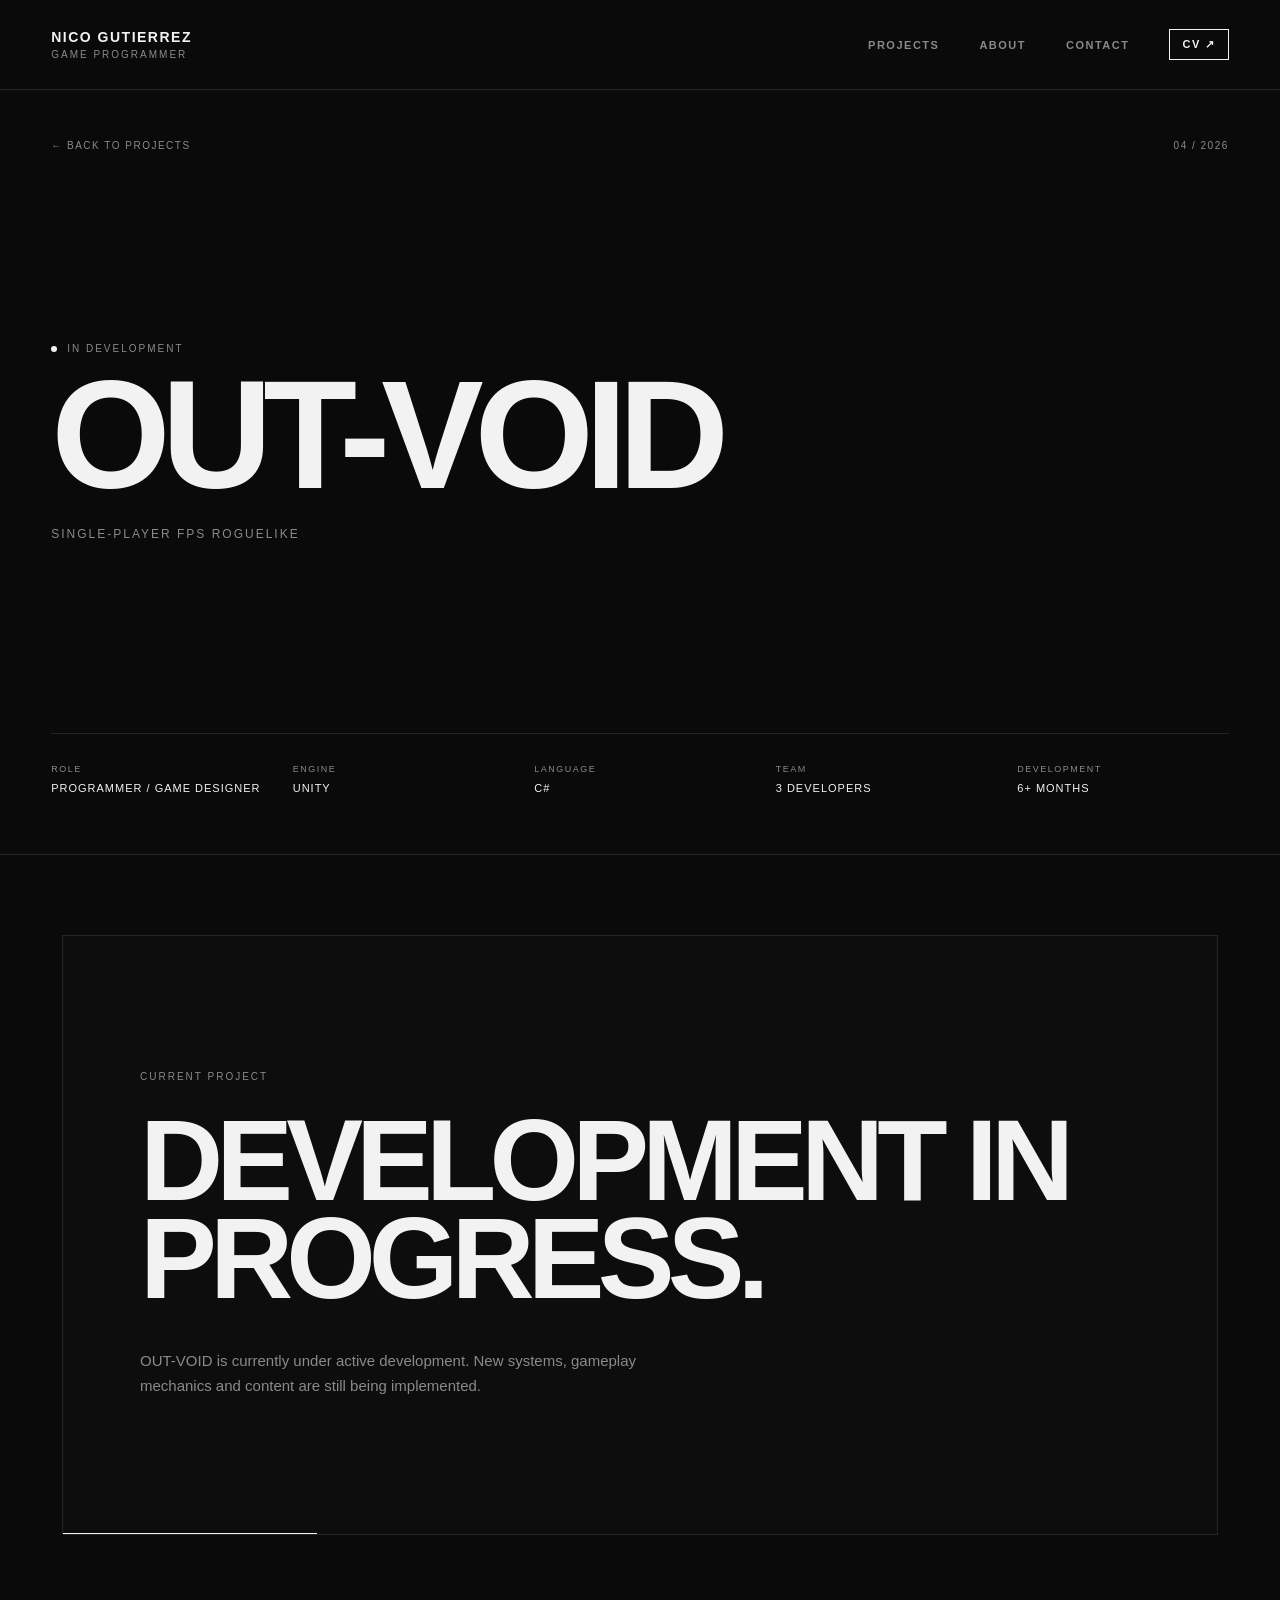
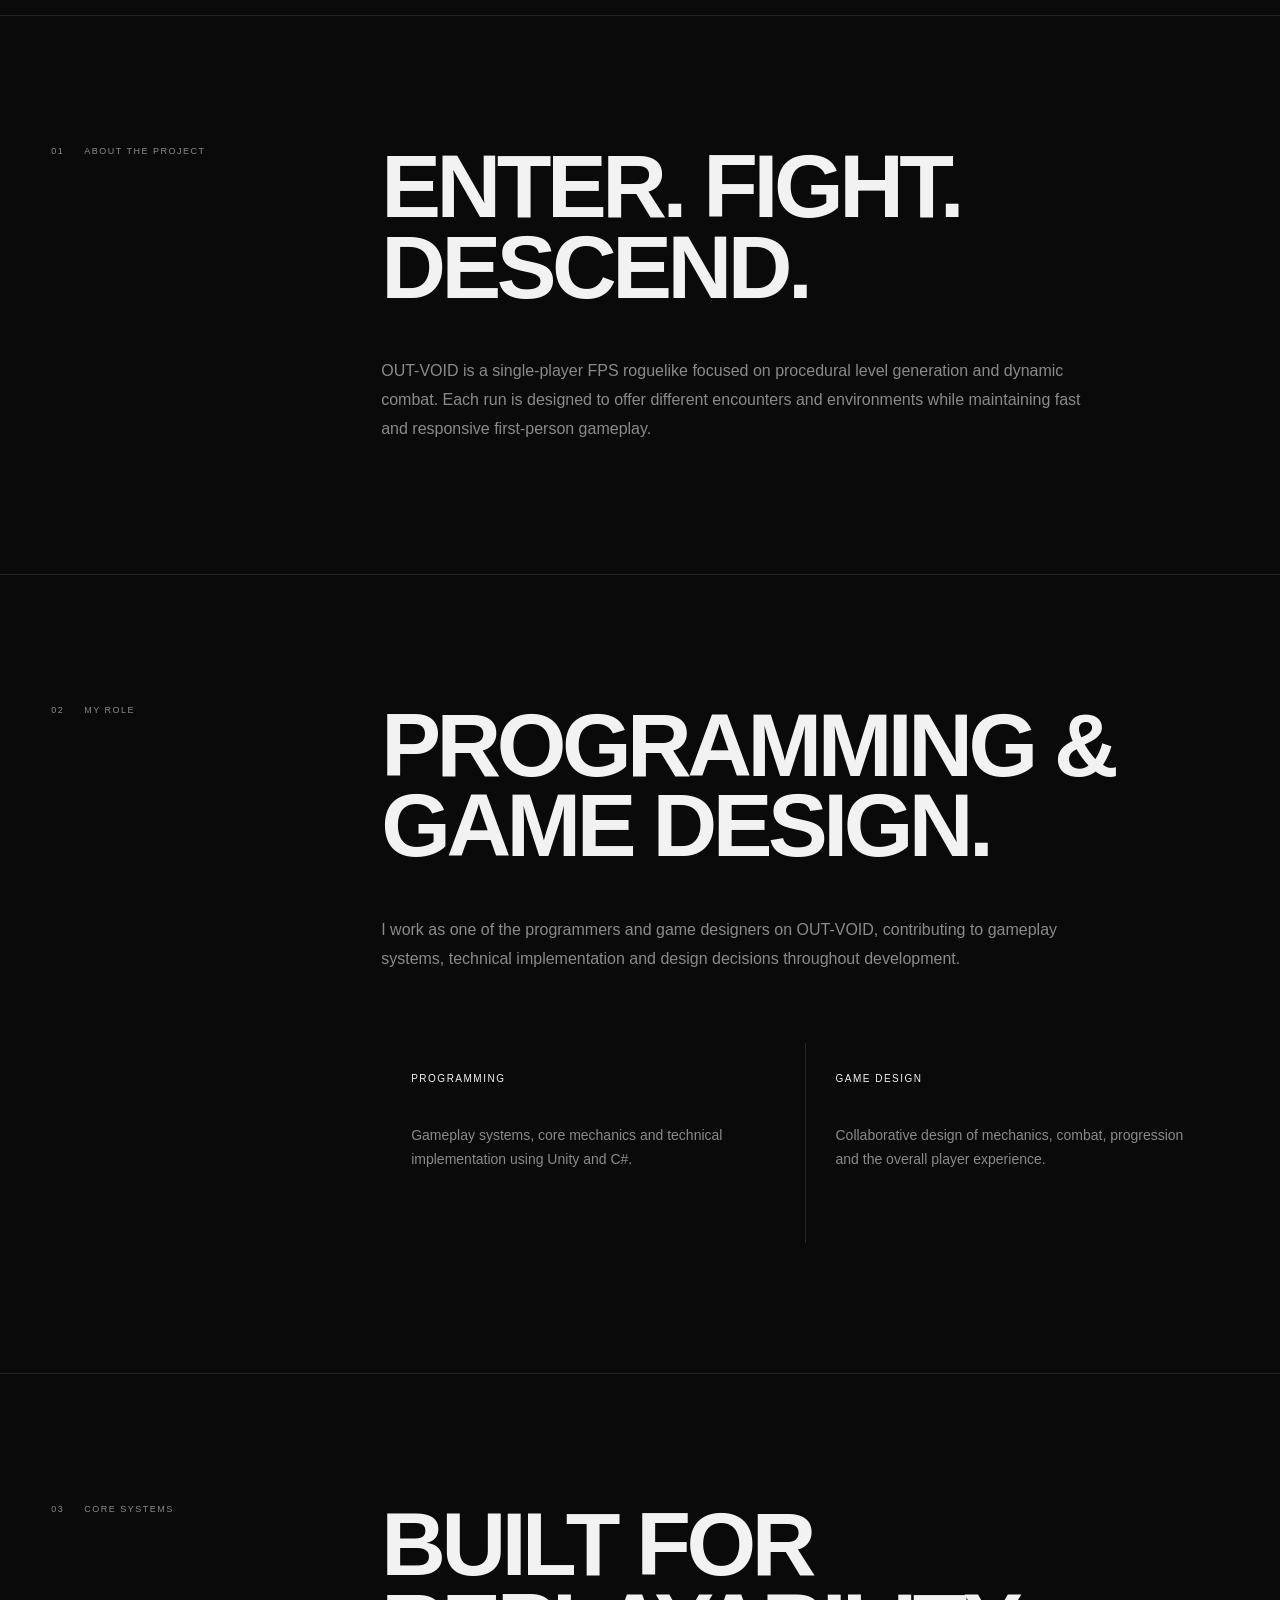
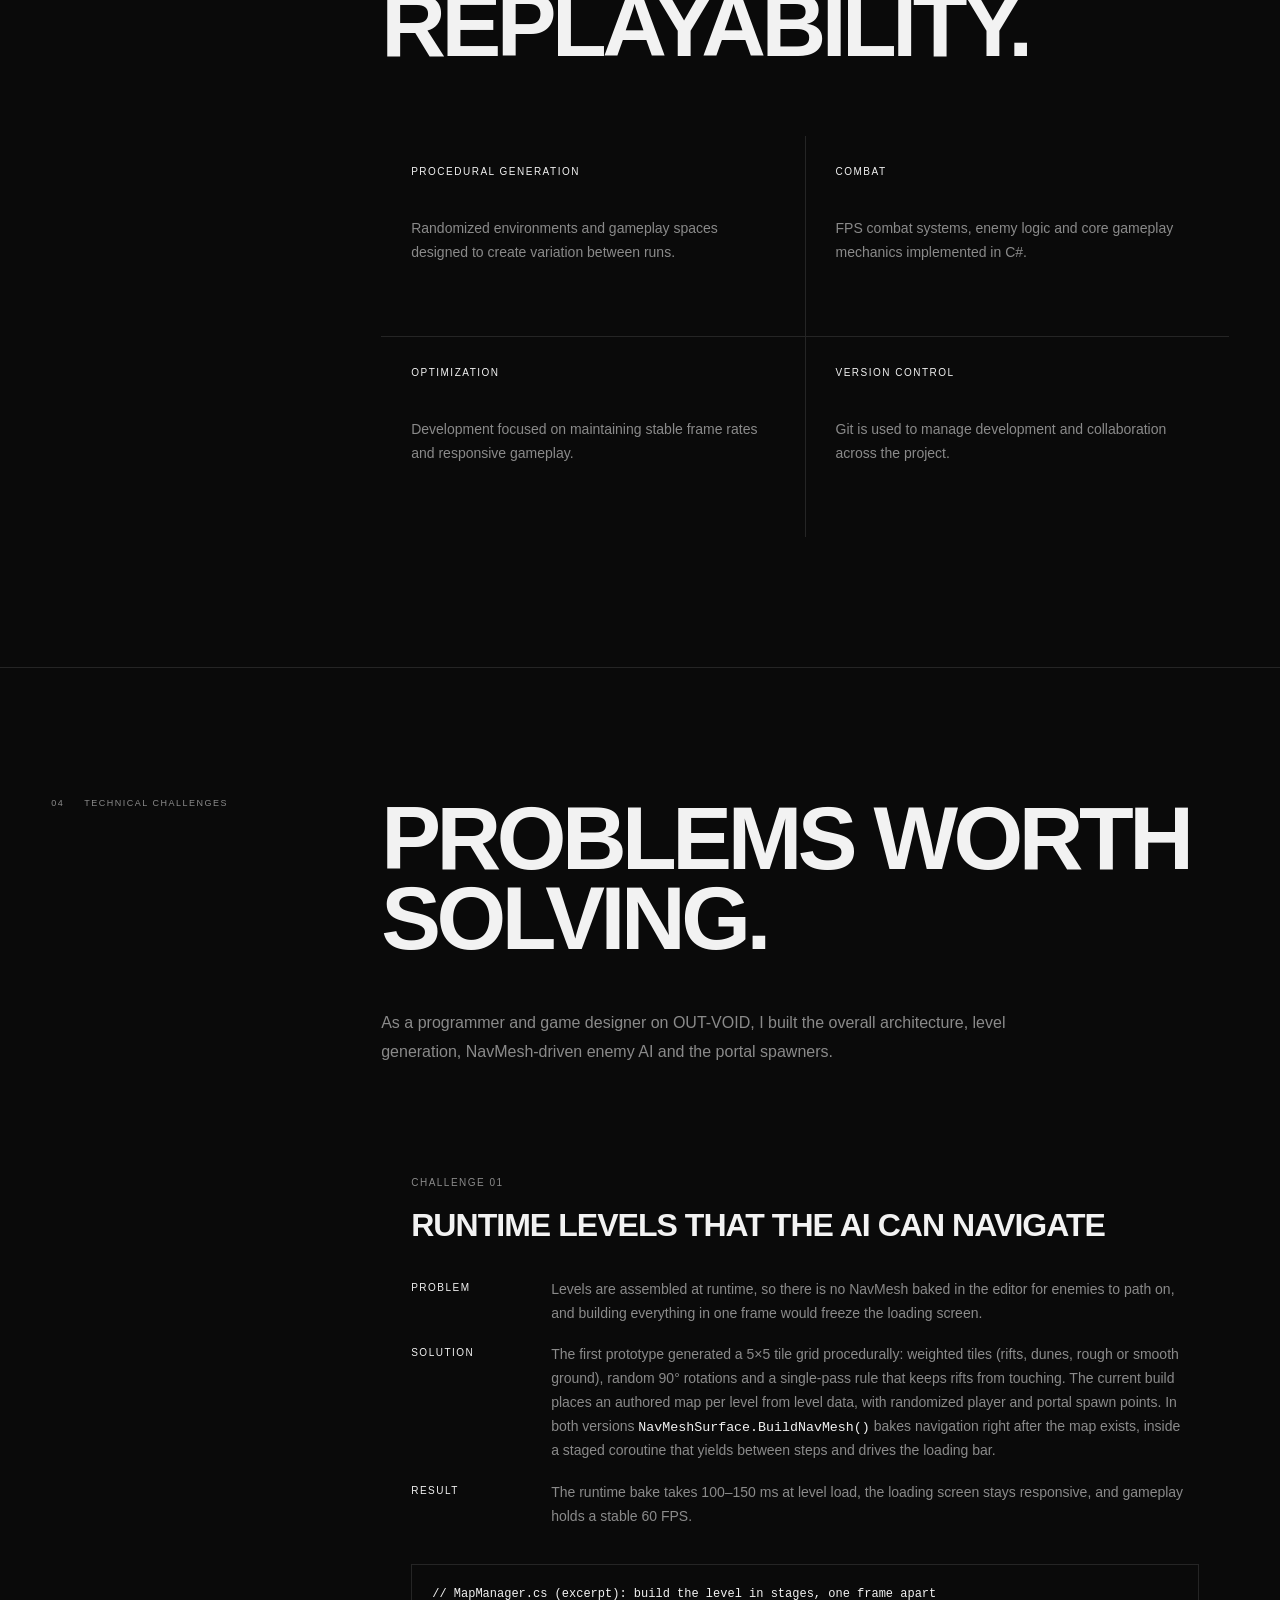
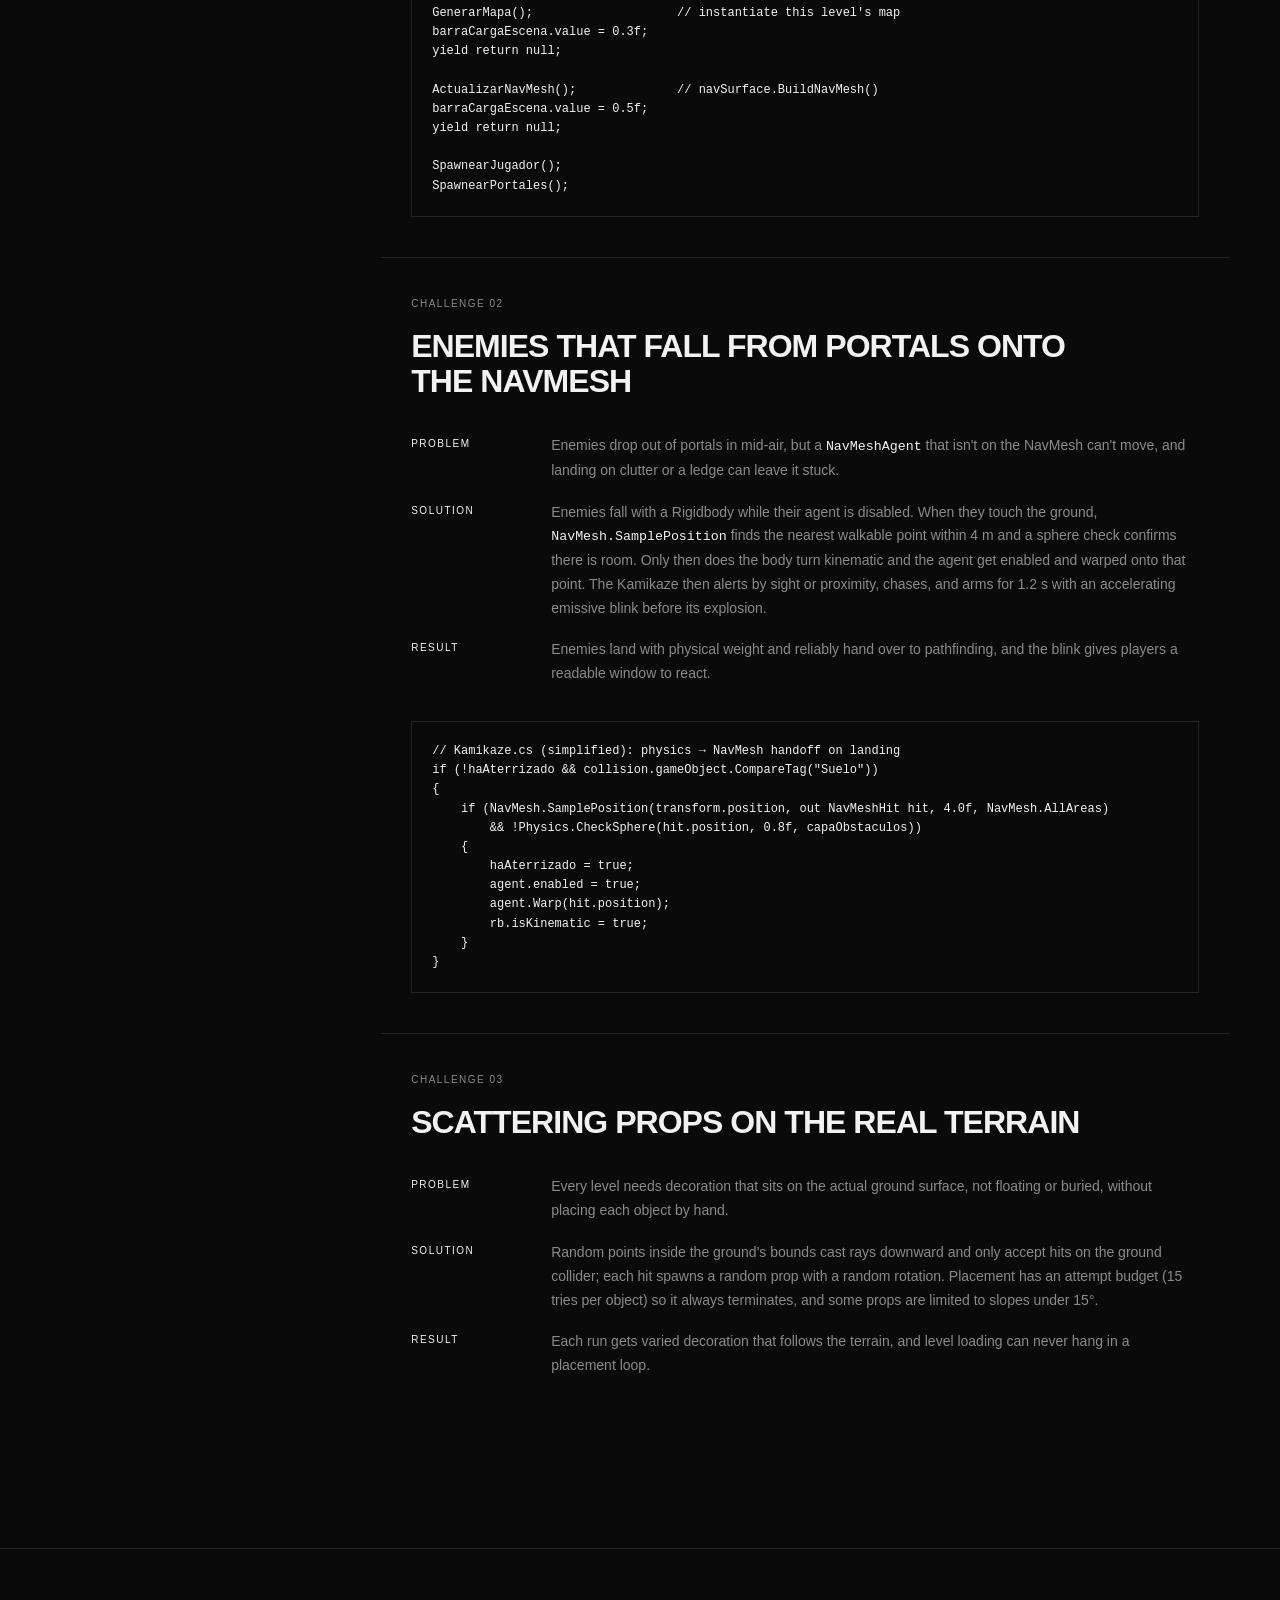
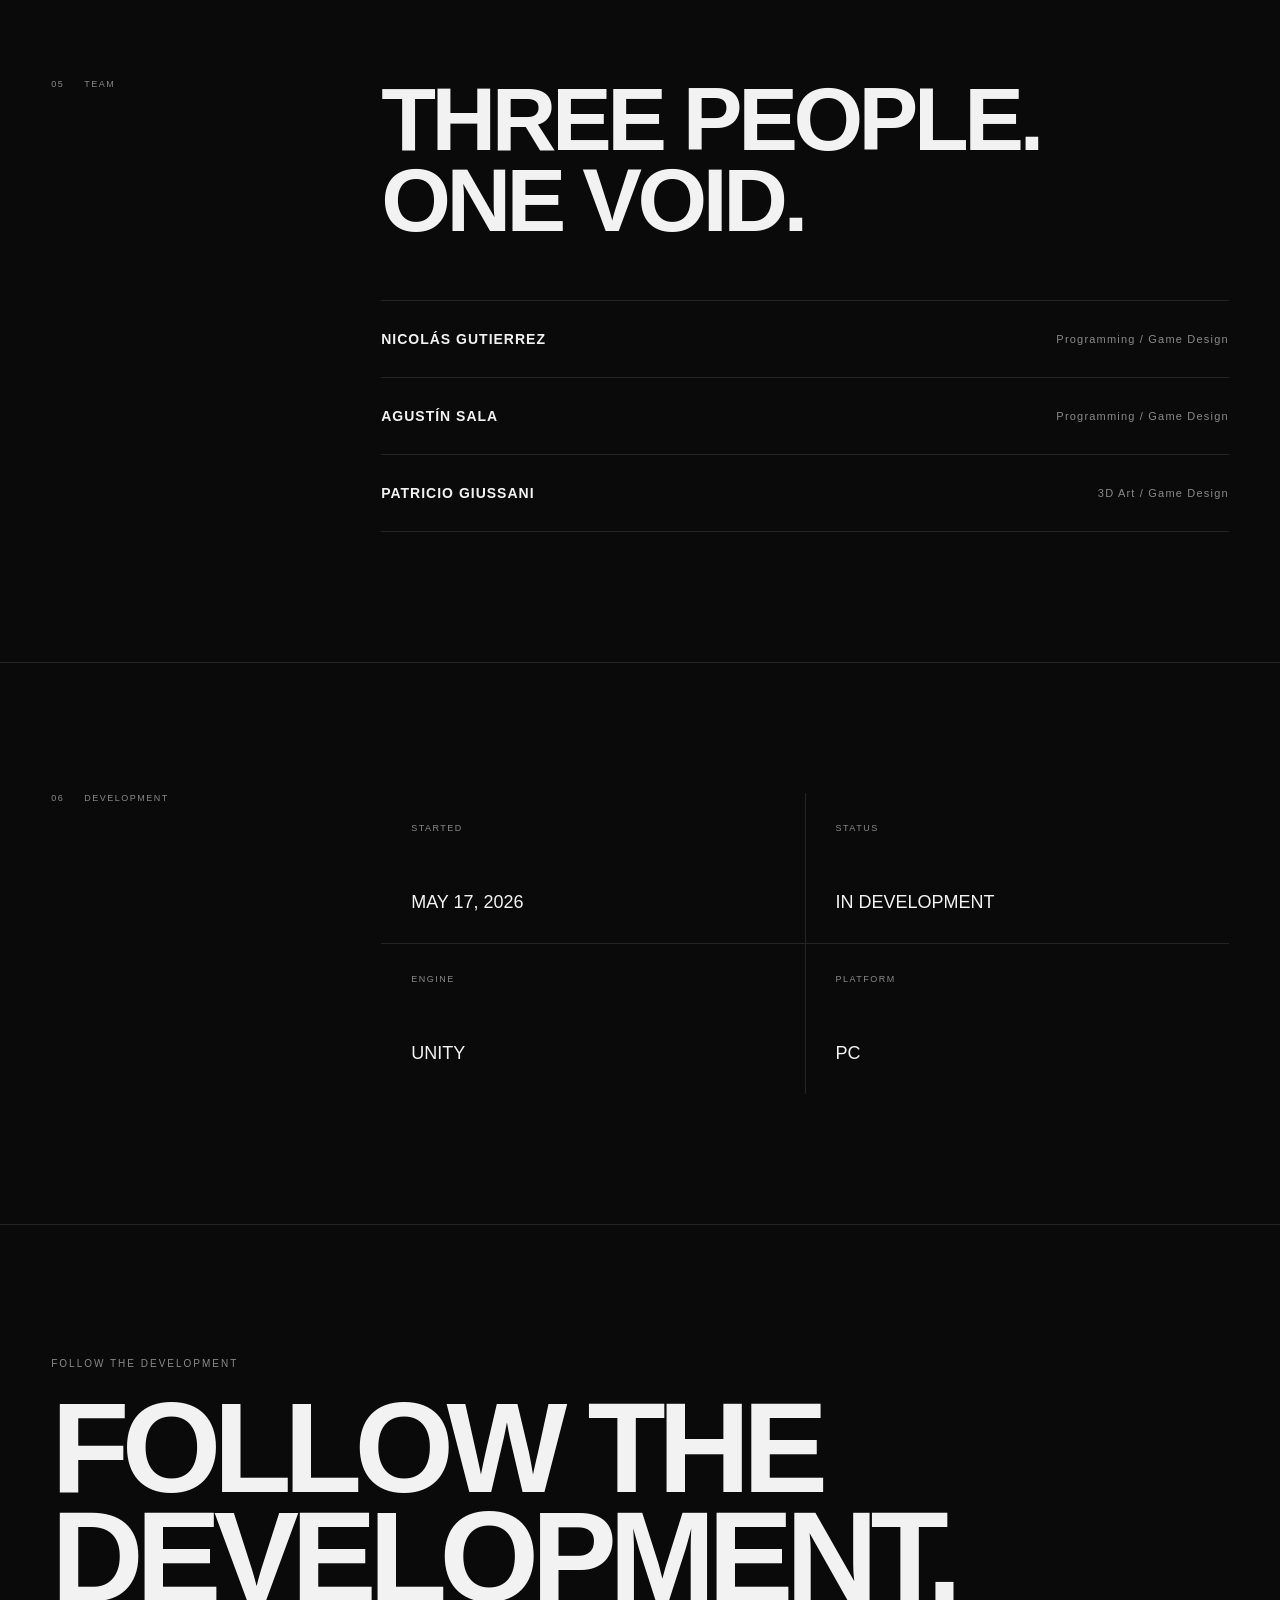
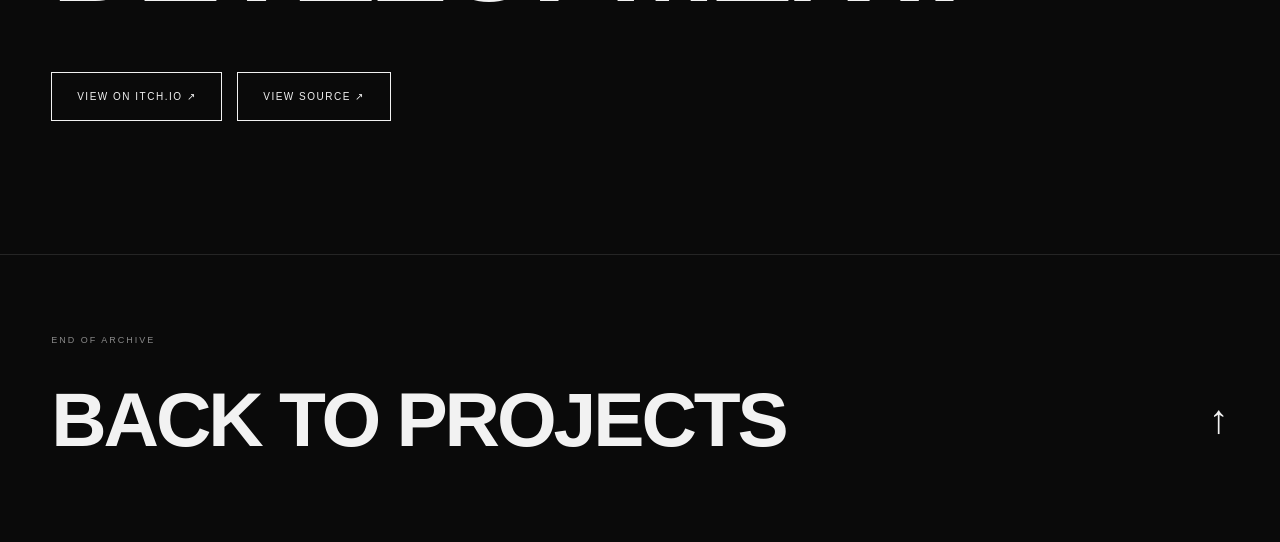
<file: projects/out-void.html>
<!DOCTYPE html>
<html lang="en">

<head>
    <meta charset="UTF-8">

    <meta
        name="viewport"
        content="width=device-width, initial-scale=1.0"
    >

    <meta
        name="description"
        content="OUT-VOID - Single-player FPS roguelike currently in development using Unity and C#."
    >

    <title>OUT-VOID — Nicolas Gutierrez</title>

    <link rel="stylesheet" href="../style.css">
</head>

<body>

    <header class="header">

        <a href="../index.html#hero" class="header__brand">
            <span class="header__name">NICO GUTIERREZ</span>
            <span class="header__role">GAME PROGRAMMER</span>
        </a>

        <nav class="header__nav">
            <a href="../index.html#projects">PROJECTS</a>
            <a href="../index.html#about">ABOUT</a>
            <a href="../index.html#contact">CONTACT</a>
            <a
                href="../assets/docs/Nicolas_Gutierrez_Game_Developer_CV.pdf"
                class="header__cv"
                target="_blank"
                rel="noopener noreferrer"
                aria-label="Curriculum vitae (PDF, opens in a new tab)"
            >CV <span class="header__cv-arrow" aria-hidden="true">↗</span></a>
        </nav>

    </header>


    <main class="project-page">

        <!-- PROJECT HERO -->
        <section class="project-hero">

            <div class="project-hero__top">

                <a href="../index.html#projects" class="project-hero__back">
                    ← BACK TO PROJECTS
                </a>

                <span>04 / 2026</span>

            </div>


            <div class="project-hero__heading">

                <div class="project-hero__status project-hero__status--active">
                    <span class="project__status-dot"></span>
                    IN DEVELOPMENT
                </div>

                <h1>OUT-VOID</h1>

                <p>
                    SINGLE-PLAYER FPS ROGUELIKE
                </p>

            </div>


            <div class="project-hero__info">

                <div>
                    <span>ROLE</span>
                    <strong>PROGRAMMER / GAME DESIGNER</strong>
                </div>

                <div>
                    <span>ENGINE</span>
                    <strong>UNITY</strong>
                </div>

                <div>
                    <span>LANGUAGE</span>
                    <strong>C#</strong>
                </div>

                <div>
                    <span>TEAM</span>
                    <strong>3 DEVELOPERS</strong>
                </div>

                <div>
                    <span>DEVELOPMENT</span>
                    <strong id="outvoid-duration-page">IN DEVELOPMENT</strong>
                </div>

            </div>

        </section>


        <!-- DEVELOPMENT PREVIEW -->
        <section class="project-media">

            <div class="project-coming-soon">

                <span>CURRENT PROJECT</span>

                <h2>
                    DEVELOPMENT
                    IN PROGRESS.
                </h2>

                <p>
                    OUT-VOID is currently under active development.
                    New systems, gameplay mechanics and content are
                    still being implemented.
                </p>

            </div>

        </section>


        <!-- ABOUT -->
        <section class="project-section">

            <div class="project-section__label">
                <span>01</span>
                <p>ABOUT THE PROJECT</p>
            </div>

            <div class="project-section__content">

                <h2>
                    ENTER.
                    FIGHT.
                    DESCEND.
                </h2>

                <p>
                    OUT-VOID is a single-player FPS roguelike focused on
                    procedural level generation and dynamic combat.
                    Each run is designed to offer different encounters
                    and environments while maintaining fast and responsive
                    first-person gameplay.
                </p>

            </div>

        </section>


        <!-- MY ROLE -->
        <section class="project-section">

            <div class="project-section__label">
                <span>02</span>
                <p>MY ROLE</p>
            </div>

            <div class="project-section__content">

                <h2>
                    PROGRAMMING
                    & GAME DESIGN.
                </h2>

                <p>
                    I work as one of the programmers and game designers
                    on OUT-VOID, contributing to gameplay systems,
                    technical implementation and design decisions
                    throughout development.
                </p>


                <div class="project-role-grid">

                    <div class="project-role-card">

                        <span>PROGRAMMING</span>

                        <p>
                            Gameplay systems, core mechanics and technical
                            implementation using Unity and C#.
                        </p>

                    </div>


                    <div class="project-role-card">

                        <span>GAME DESIGN</span>

                        <p>
                            Collaborative design of mechanics, combat,
                            progression and the overall player experience.
                        </p>

                    </div>

                </div>

            </div>

        </section>


        <!-- CORE SYSTEMS -->
        <section class="project-section">

            <div class="project-section__label">
                <span>03</span>
                <p>CORE SYSTEMS</p>
            </div>

            <div class="project-section__content">

                <h2>
                    BUILT FOR
                    REPLAYABILITY.
                </h2>


                <div class="project-role-grid">

                    <div class="project-role-card">

                        <span>PROCEDURAL GENERATION</span>

                        <p>
                            Randomized environments and gameplay spaces
                            designed to create variation between runs.
                        </p>

                    </div>


                    <div class="project-role-card">

                        <span>COMBAT</span>

                        <p>
                            FPS combat systems, enemy logic and core
                            gameplay mechanics implemented in C#.
                        </p>

                    </div>


                    <div class="project-role-card">

                        <span>OPTIMIZATION</span>

                        <p>
                            Development focused on maintaining stable
                            frame rates and responsive gameplay.
                        </p>

                    </div>


                    <div class="project-role-card">

                        <span>VERSION CONTROL</span>

                        <p>
                            Git is used to manage development and
                            collaboration across the project.
                        </p>

                    </div>

                </div>

            </div>

        </section>


        <!-- TECHNICAL CHALLENGES -->
        <section class="project-section">

            <div class="project-section__label">
                <span>04</span>
                <p>TECHNICAL CHALLENGES</p>
            </div>

            <div class="project-section__content">

                <h2>
                    PROBLEMS
                    WORTH SOLVING.
                </h2>

                <p>
                    As a programmer and game designer on OUT-VOID, I built
                    the overall architecture, level generation, NavMesh-driven
                    enemy AI and the portal spawners.
                </p>

                <div class="project-challenges">

                    <article class="project-challenge">
                        <span class="project-challenge__index">CHALLENGE 01</span>

                        <h3 class="project-challenge__title">
                            Runtime levels that the AI can navigate
                        </h3>

                        <dl class="project-challenge__steps">
                            <dt>PROBLEM</dt>
                            <dd>
                                Levels are assembled at runtime, so there is no
                                NavMesh baked in the editor for enemies to path on,
                                and building everything in one frame would freeze
                                the loading screen.
                            </dd>

                            <dt>SOLUTION</dt>
                            <dd>
                                The first prototype generated a 5×5 tile grid
                                procedurally: weighted tiles (rifts, dunes, rough or
                                smooth ground), random 90° rotations and a
                                single-pass rule that keeps rifts from touching. The
                                current build places an authored map per level from
                                level data, with randomized player and portal spawn
                                points. In both versions <code>NavMeshSurface.BuildNavMesh()</code>
                                bakes navigation right after the map exists, inside
                                a staged coroutine that yields between steps and
                                drives the loading bar.
                            </dd>

                            <dt>RESULT</dt>
                            <dd>
                                The runtime bake takes 100–150 ms at level load, the
                                loading screen stays responsive, and gameplay holds
                                a stable 60 FPS.
                            </dd>
                        </dl>

<pre class="project-challenge__code"><code>// MapManager.cs (excerpt): build the level in stages, one frame apart
GenerarMapa();                    // instantiate this level's map
barraCargaEscena.value = 0.3f;
yield return null;

ActualizarNavMesh();              // navSurface.BuildNavMesh()
barraCargaEscena.value = 0.5f;
yield return null;

SpawnearJugador();
SpawnearPortales();</code></pre>
                    </article>

                    <article class="project-challenge">
                        <span class="project-challenge__index">CHALLENGE 02</span>

                        <h3 class="project-challenge__title">
                            Enemies that fall from portals onto the NavMesh
                        </h3>

                        <dl class="project-challenge__steps">
                            <dt>PROBLEM</dt>
                            <dd>
                                Enemies drop out of portals in mid-air, but a
                                <code>NavMeshAgent</code> that isn't on the NavMesh
                                can't move, and landing on clutter or a ledge can
                                leave it stuck.
                            </dd>

                            <dt>SOLUTION</dt>
                            <dd>
                                Enemies fall with a Rigidbody while their agent is
                                disabled. When they touch the ground,
                                <code>NavMesh.SamplePosition</code> finds the nearest
                                walkable point within 4 m and a sphere check confirms
                                there is room. Only then does the body turn kinematic
                                and the agent get enabled and warped onto that point.
                                The Kamikaze then alerts by sight or proximity,
                                chases, and arms for 1.2 s with an accelerating
                                emissive blink before its explosion.
                            </dd>

                            <dt>RESULT</dt>
                            <dd>
                                Enemies land with physical weight and reliably hand
                                over to pathfinding, and the blink gives players a
                                readable window to react.
                            </dd>
                        </dl>

<pre class="project-challenge__code"><code>// Kamikaze.cs (simplified): physics → NavMesh handoff on landing
if (!haAterrizado &amp;&amp; collision.gameObject.CompareTag("Suelo"))
{
    if (NavMesh.SamplePosition(transform.position, out NavMeshHit hit, 4.0f, NavMesh.AllAreas)
        &amp;&amp; !Physics.CheckSphere(hit.position, 0.8f, capaObstaculos))
    {
        haAterrizado = true;
        agent.enabled = true;
        agent.Warp(hit.position);
        rb.isKinematic = true;
    }
}</code></pre>
                    </article>

                    <article class="project-challenge">
                        <span class="project-challenge__index">CHALLENGE 03</span>

                        <h3 class="project-challenge__title">
                            Scattering props on the real terrain
                        </h3>

                        <dl class="project-challenge__steps">
                            <dt>PROBLEM</dt>
                            <dd>
                                Every level needs decoration that sits on the actual
                                ground surface, not floating or buried, without
                                placing each object by hand.
                            </dd>

                            <dt>SOLUTION</dt>
                            <dd>
                                Random points inside the ground's bounds cast rays
                                downward and only accept hits on the ground collider;
                                each hit spawns a random prop with a random rotation.
                                Placement has an attempt budget (15 tries per object)
                                so it always terminates, and some props are limited
                                to slopes under 15°.
                            </dd>

                            <dt>RESULT</dt>
                            <dd>
                                Each run gets varied decoration that follows the
                                terrain, and level loading can never hang in a
                                placement loop.
                            </dd>
                        </dl>
                    </article>

                </div>

            </div>

        </section>


        <!-- TEAM -->
        <section class="project-section">

            <div class="project-section__label">
                <span>05</span>
                <p>TEAM</p>
            </div>

            <div class="project-section__content">

                <h2>
                    THREE PEOPLE.
                    ONE VOID.
                </h2>


                <div class="project-team">

                    <div class="project-team__member">

                        <span>NICOLÁS GUTIERREZ</span>

                        <p>
                            Programming / Game Design
                        </p>

                    </div>


                    <div class="project-team__member">

                        <span>AGUSTÍN SALA</span>

                        <p>
                            Programming / Game Design
                        </p>

                    </div>


                    <div class="project-team__member">

                        <span>PATRICIO GIUSSANI</span>

                        <p>
                            3D Art / Game Design
                        </p>

                    </div>

                </div>

            </div>

        </section>


        <!-- DEVELOPMENT -->
        <section class="project-section">

            <div class="project-section__label">
                <span>06</span>
                <p>DEVELOPMENT</p>
            </div>

            <div class="project-section__content">

                <div class="project-development">

                    <div>
                        <span>STARTED</span>
                        <strong>MAY 17, 2026</strong>
                    </div>

                    <div>
                        <span>STATUS</span>
                        <strong>IN DEVELOPMENT</strong>
                    </div>

                    <div>
                        <span>ENGINE</span>
                        <strong>UNITY</strong>
                    </div>

                    <div>
                        <span>PLATFORM</span>
                        <strong>PC</strong>
                    </div>

                </div>

            </div>

        </section>


        <!-- ITCH.IO -->
        <section class="project-play">

            <span>FOLLOW THE DEVELOPMENT</span>

            <h2>
                FOLLOW
                THE DEVELOPMENT.
            </h2>


            <div class="project-play__actions">
                <a
                    href="https://nicogutierrez.itch.io/out-void"
                    class="project-play__button"
                    target="_blank"
                    rel="noopener noreferrer"
                >
                    VIEW ON ITCH.IO ↗
                </a>

                <a
                    href="https://github.com/NicoGutierrez01/OutVoid"
                    class="project-play__button"
                    target="_blank"
                    rel="noopener noreferrer"
                >
                    VIEW SOURCE ↗
                </a>
            </div>

        </section>


        <!-- BACK TO ARCHIVE -->
        <section class="project-next">

            <span>END OF ARCHIVE</span>

            <a href="../index.html#projects">
                <strong>BACK TO PROJECTS</strong>
                <span>↑</span>
            </a>

        </section>

    </main>


    <script src="../script.js"></script>

</body>

</html>
</file>
<file: style.css>
* {
    margin: 0;
    padding: 0;
    box-sizing: border-box;
}

html { 
    scroll-behavior: smooth;
}

img,
video {
    display: block;
    max-width: 100%;
}

a {
    color: inherit;
    text-decoration: none;
}

button,
input,
textarea {
    font: inherit;
}

:root {
    --color-bg: #0a0a0a;
    --color-text: #f2f2f2;
    --color-muted: #8a8a8a;
    --color-line: #252525;
}

/* BODY */

body {
    min-height: 100vh;

    background-color: var(--color-bg);
    color: var(--color-text);

    font-family: Arial, Helvetica, sans-serif;
}


/* HEADER */

.header {
    position: fixed;
    top: 0;
    left: 0;

    width: 100%;
    height: 90px;

    display: flex;
    justify-content: space-between;
    align-items: center;

    padding: 0 4vw;

    background-color: rgba(10, 10, 10, 0.9);

    border-bottom: 1px solid var(--color-line);

    z-index: 1000;
}


/* BRAND */

.header__brand {
    display: flex;
    flex-direction: column;

    gap: 4px;
}

.header__name {
    font-size: 14px;
    font-weight: 700;

    letter-spacing: 1.5px;
}

.header__role {
    font-size: 10px;

    color: var(--color-muted);

    letter-spacing: 2px;
}


/* NAVIGATION */

.header__nav {
    display: flex;
    align-items: center;

    gap: 40px;
}

.header__nav a {
    position: relative;

    font-size: 11px;
    font-weight: 600;

    letter-spacing: 1.5px;

    color: var(--color-muted);

    transition:
        color 0.25s ease;
}

.header__nav a:hover {
    color: var(--color-text);
}

.header__nav a::after {
    content: "";

    position: absolute;

    left: 0;
    bottom: -8px;

    width: 0;
    height: 1px;

    background-color: var(--color-text);

    transition: width 0.25s ease;
}

.header__nav a:hover::after {
    width: 100%;
}

.header__nav .header__cv {
    padding: 8px 12px;

    white-space: nowrap;

    border: 1px solid var(--color-text);

    color: var(--color-text);

    transition:
        color 0.25s ease,
        background-color 0.25s ease;
}

.header__nav .header__cv::after {
    display: none;
}

.header__nav .header__cv:hover {
    color: var(--color-bg);

    background-color: var(--color-text);
}

/* HERO */

.hero {
    min-height: 100vh;

    display: flex;
    flex-direction: column;
    justify-content: space-between;

    padding: 130px 4vw 40px;
}


/* HERO TOP */

.hero__top {
    display: flex;
    justify-content: space-between;
    align-items: center;

    font-size: 10px;
    letter-spacing: 1.5px;

    color: var(--color-muted);
}

.hero__status {
    display: flex;
    align-items: center;

    gap: 8px;
}

.hero__status-dot {
    width: 6px;
    height: 6px;

    border-radius: 50%;

    background-color: #ffffff;
}


/* HERO MAIN */

.hero__main {
    display: flex;
    flex-direction: column;

    gap: 18px;
}

.hero__intro {
    font-size: 11px;

    letter-spacing: 2px;

    color: var(--color-muted);
}

.hero__title {
    display: flex;
    flex-direction: column;

    font-size: clamp(70px, 12vw, 180px);

    font-weight: 700;

    line-height: 0.82;

    letter-spacing: -0.06em;
}

.hero__title span {
    display: block;
}


/* HERO BOTTOM */

.hero__bottom {
    display: flex;
    justify-content: space-between;
    align-items: flex-end;

    gap: 40px;
}

.hero__description {
    max-width: 420px;

    font-size: 14px;
    line-height: 1.6;

    color: var(--color-muted);
}

.hero__scroll {
    display: flex;
    align-items: center;

    gap: 14px;

    font-size: 11px;
    font-weight: 600;

    letter-spacing: 1.5px;
}

.hero__arrow {
    font-size: 18px;

    transition: transform 0.25s ease;
}

.hero__scroll:hover .hero__arrow {
    transform: translateY(5px);
}

.hero__actions {
    display: flex;
    flex-wrap: wrap;
    align-items: center;

    gap: 20px 40px;
}

.hero__cv {
    display: inline-flex;
    align-items: center;

    gap: 14px;

    padding: 14px 20px;

    border: 1px solid var(--color-text);

    font-size: 11px;
    font-weight: 600;

    letter-spacing: 1.5px;

    transition:
        color 0.25s ease,
        background-color 0.25s ease;
}

.hero__cv:hover {
    color: var(--color-bg);

    background-color: var(--color-text);
}

/* PROJECTS */

.projects {
    padding: 140px 4vw;
}

.projects__header {
    max-width: 800px;

    margin-bottom: 120px;
}

.projects__header > span {
    display: block;

    margin-bottom: 20px;

    font-size: 10px;

    letter-spacing: 2px;

    color: var(--color-muted);
}

.projects__header h2 {
    font-size: clamp(50px, 8vw, 120px);

    line-height: 0.9;

    letter-spacing: -0.05em;

    margin-bottom: 35px;
}

.projects__header p {
    max-width: 560px;

    font-size: 15px;

    line-height: 1.7;

    color: var(--color-muted);
}


/* TIMELINE */

.timeline {
    position: relative;

    max-width: 1500px;

    margin: 0 auto;
}


/* YEAR */

.timeline__year {
    display: grid;

    grid-template-columns: 180px 1fr;

    align-items: end;

    margin: 120px 0 50px;

    padding-bottom: 20px;

    border-bottom: 1px solid var(--color-line);
}

.timeline__year:first-child {
    margin-top: 0;
}

.timeline__year span {
    font-size: 42px;

    font-weight: 700;

    letter-spacing: -0.04em;
}

.timeline__year p {
    font-size: 10px;

    letter-spacing: 2px;

    color: var(--color-muted);
}


/* PROJECT */

.project {
    position: relative;

    display: grid;

    grid-template-columns: 180px 1fr;

    padding-bottom: 100px;
}


/* LINE */

.project__line {
    position: relative;

    display: flex;

    justify-content: center;
}

.project__line::after {
    content: "";

    position: absolute;

    top: 0;

    width: 1px;
    height: 100%;

    background-color: var(--color-line);
}

.project__dot {
    position: relative;

    z-index: 2;

    width: 9px;
    height: 9px;

    margin-top: 6px;

    border-radius: 50%;

    background-color: var(--color-text);
}


/* CONTENT */

.project__content {
    min-width: 0;

    padding-left: 50px;
}

.project__meta {
    display: flex;
    flex-wrap: wrap;

    gap: 8px 20px;

    justify-content: space-between;

    align-items: center;

    margin-bottom: 20px;

    font-size: 10px;

    letter-spacing: 1.5px;

    color: var(--color-muted);
}

.project__title {
    font-size: clamp(45px, 7vw, 110px);

    line-height: 0.9;

    letter-spacing: -0.05em;

    margin-bottom: 25px;
}

.project__info {
    display: flex;
    flex-wrap: wrap;

    gap: 30px;

    margin-bottom: 35px;

    font-size: 11px;

    letter-spacing: 1.4px;

    color: var(--color-muted);
}


/* PREVIEW */

.project__preview {
    position: relative;

    overflow: hidden;

    width: 100%;
    max-width: 1200px;
    aspect-ratio: 16 / 9;

    margin: 0 auto 25px;

    background-color: #111111;
}

.project__placeholder {
    width: 100%;
    height: 100%;

    display: flex;

    align-items: center;
    justify-content: center;

    font-size: 11px;

    letter-spacing: 2px;

    color: #444444;

    transition:
        transform 0.5s ease,
        background-color 0.5s ease;
}

.project:hover .project__placeholder {
    transform: scale(1.02);

    background-color: #151515;
}

.project__preview img {
    width: 100%;
    height: 100%;

    object-fit: cover;
    object-position: center;

    transition: transform 0.6s ease;
}

.project:hover .project__preview img {
    transform: scale(1.025);
}

/* PROJECT LINK */

.project__link {
    display: inline-flex;

    align-items: center;

    gap: 12px;

    font-size: 11px;

    font-weight: 600;

    letter-spacing: 1.5px;
}

.project__link span {
    transition: transform 0.25s ease;
}

.project__link:hover span {
    transform: translate(4px, -4px);
}

.project__preview-link {
    position: absolute;
    inset: 0;
    display: block;
    cursor: pointer;
}

/* PROJECT FOOTER */

.project__footer {
    display: flex;
    flex-wrap: wrap;

    justify-content: space-between;
    align-items: flex-end;

    width: 100%;
    max-width: 1200px;

    margin: 0 auto;

    gap: 40px;
}

.project__details {
    display: flex;
    flex-wrap: wrap;

    gap: 20px 40px;
}

.project__details span {
    display: flex;
    flex-direction: column;

    gap: 7px;

    font-size: 10px;

    letter-spacing: 1px;

    color: var(--color-muted);
}

.project__details strong {
    font-size: 9px;

    font-weight: 500;

    letter-spacing: 1.5px;

    color: var(--color-muted);
}


/* ACTIVE PROJECT */

.project__status {
    display: flex;

    align-items: center;

    gap: 8px;
}

.project__status-dot {
    width: 6px;
    height: 6px;

    border-radius: 50%;

    background-color: var(--color-text);

    animation: project-status 1.8s infinite;
}

@keyframes project-status {

    0%,
    100% {
        opacity: 1;
    }

    50% {
        opacity: 0.3;
    }

}

/* =========================================================
   PROJECT PAGE
========================================================= */

.project-page {
    padding-top: 90px;
}


/* PROJECT HERO */

.project-hero {
    min-height: 85vh;

    display: flex;
    flex-direction: column;
    justify-content: space-between;

    padding: 50px 4vw 60px;

    border-bottom: 1px solid var(--color-line);
}

.project-hero__top {
    display: flex;
    justify-content: space-between;
    align-items: center;

    font-size: 10px;
    letter-spacing: 1.5px;

    color: var(--color-muted);
}

.project-hero__back {
    transition: color 0.25s ease;
}

.project-hero__back:hover {
    color: var(--color-text);
}


/* TITLE */

.project-hero__heading {
    margin: 100px 0;
}

.project-hero__status {
    margin-bottom: 20px;

    font-size: 10px;
    letter-spacing: 2px;

    color: var(--color-muted);
}

.project-hero__heading h1 {
    max-width: 1400px;

    font-size: clamp(70px, 12vw, 190px);

    line-height: 0.8;

    letter-spacing: -0.06em;
}

.project-hero__heading p {
    margin-top: 30px;

    font-size: 12px;

    letter-spacing: 2px;

    color: var(--color-muted);
}


/* PROJECT INFO */

.project-hero__info {
    display: grid;

    grid-template-columns: repeat(5, 1fr);

    gap: 30px;

    padding-top: 30px;

    border-top: 1px solid var(--color-line);
}

.project-hero__info div {
    display: flex;
    flex-direction: column;

    gap: 8px;
}

.project-hero__info span {
    font-size: 9px;

    letter-spacing: 1.5px;

    color: var(--color-muted);
}

.project-hero__info strong {
    font-size: 11px;

    font-weight: 500;

    letter-spacing: 1px;
}


/* GAMEPLAY */

.project-media {
    padding: 80px 4vw;

    display: flex;
    justify-content: center;
    align-items: center;
}

.project-media img {
    width: 100%;
    max-width: 1200px;

    max-height: 650px;

    object-fit: contain;
    object-position: center;

    margin: 0 auto;
}


/* CONTENT SECTIONS */

.project-section {
    display: grid;

    grid-template-columns: 250px 1fr;

    gap: 80px;

    padding: 130px 4vw;

    border-top: 1px solid var(--color-line);
}

.project-section__label {
    display: flex;

    gap: 20px;

    font-size: 9px;

    letter-spacing: 1.5px;

    color: var(--color-muted);
}

.project-section__content {
    max-width: 1000px;
}

.project-section__content h2 {
    max-width: 900px;

    margin-bottom: 50px;

    font-size: clamp(45px, 7vw, 110px);

    line-height: 0.9;

    letter-spacing: -0.05em;
}

.project-section__content > p {
    max-width: 700px;

    font-size: 16px;

    line-height: 1.8;

    color: var(--color-muted);
}


/* ROLE */

.project-role-grid {
    display: grid;

    grid-template-columns: repeat(2, 1fr);

    gap: 1px;

    margin-top: 70px;

    background-color: var(--color-line);
}

.project-role-card {
    min-height: 200px;

    padding: 30px;

    background-color: var(--color-bg);
}

.project-role-card span {
    display: block;

    margin-bottom: 40px;

    font-size: 10px;

    letter-spacing: 1.5px;
}

.project-role-card p {
    max-width: 350px;

    font-size: 14px;

    line-height: 1.7;

    color: var(--color-muted);
}


/* DEVELOPMENT INFO */

.project-development {
    display: grid;

    grid-template-columns: repeat(2, 1fr);

    gap: 1px;

    background-color: var(--color-line);
}

.project-development div {
    min-height: 150px;

    display: flex;
    flex-direction: column;
    justify-content: space-between;

    padding: 30px;

    background-color: var(--color-bg);
}

.project-development span {
    font-size: 9px;

    letter-spacing: 1.5px;

    color: var(--color-muted);
}

.project-development strong {
    font-size: 18px;

    font-weight: 500;
}


/* TECHNICAL CHALLENGES */

.project-challenges {
    display: grid;

    gap: 1px;

    margin-top: 70px;

    background-color: var(--color-line);
}

.project-challenge {
    min-width: 0;

    padding: 40px 30px;

    background-color: var(--color-bg);
}

.project-challenge__index {
    display: block;

    margin-bottom: 20px;

    font-size: 10px;

    letter-spacing: 1.5px;

    color: var(--color-muted);
}

.project-challenge__title {
    max-width: 700px;

    margin-bottom: 35px;

    font-size: clamp(22px, 2.6vw, 32px);

    line-height: 1.1;

    letter-spacing: -0.03em;

    text-transform: uppercase;
}

.project-challenge__steps {
    display: grid;

    grid-template-columns: 110px minmax(0, 1fr);

    gap: 18px 30px;
}

.project-challenge__steps dt {
    padding-top: 4px;

    font-size: 10px;

    letter-spacing: 1.5px;
}

.project-challenge__steps dd {
    max-width: 640px;

    font-size: 14px;

    line-height: 1.7;

    color: var(--color-muted);
}

.project-challenge__steps code {
    font-size: 0.95em;

    color: var(--color-text);
}

.project-challenge__code {
    overflow-x: auto;

    scrollbar-width: thin;
    scrollbar-color: var(--color-muted) transparent;

    margin-top: 35px;
    padding: 20px;

    border: 1px solid var(--color-line);

    font-family: Consolas, Menlo, monospace;
    font-size: 12px;

    line-height: 1.6;
}


/* PLAY */

.project-play {
    min-height: 70vh;

    display: flex;
    flex-direction: column;
    justify-content: center;
    align-items: flex-start;

    padding: 120px 4vw;

    border-top: 1px solid var(--color-line);
}

.project-play > span:first-child {
    margin-bottom: 25px;

    font-size: 10px;

    letter-spacing: 2px;

    color: var(--color-muted);
}

.project-play h2 {
    max-width: 1000px;

    margin-bottom: 60px;

    font-size: clamp(60px, 10vw, 150px);

    line-height: 0.85;

    letter-spacing: -0.06em;
}

.project-play__button {
    display: inline-flex;

    padding: 18px 25px;

    border: 1px solid var(--color-text);

    font-size: 10px;

    letter-spacing: 1.5px;
}

.project-play__actions {
    display: flex;
    flex-wrap: wrap;

    gap: 15px;
}

.project-play__button--disabled {
    color: var(--color-muted);

    border-color: var(--color-line);

    cursor: default;
}


/* NEXT PROJECT */

.project-next {
    padding: 80px 4vw;

    border-top: 1px solid var(--color-line);
}

.project-next > span {
    display: block;

    margin-bottom: 30px;

    font-size: 9px;

    letter-spacing: 2px;

    color: var(--color-muted);
}

.project-next a {
    display: flex;

    justify-content: space-between;
    align-items: center;
}

.project-next strong {
    font-size: clamp(35px, 6vw, 90px);

    font-weight: 600;

    letter-spacing: -0.04em;
}

.project-next a > span {
    font-size: 40px;

    transition: transform 0.3s ease;
}

.project-next a:hover > span {
    transform: translateX(10px);
}

/* =========================================================
   PROJECT TEAM
========================================================= */

.project-team {
    margin-top: 60px;

    border-top: 1px solid var(--color-line);
}

.project-team__member {
    display: flex;
    justify-content: space-between;
    align-items: center;

    gap: 30px;

    padding: 30px 0;

    border-bottom: 1px solid var(--color-line);
}

.project-team__member span {
    font-size: 14px;

    font-weight: 600;

    letter-spacing: 1px;
}

.project-team__member p {
    font-size: 11px;

    letter-spacing: 1.2px;

    color: var(--color-muted);
}


/* =========================================================
   PROJECT VIDEO
========================================================= */

.project-video {
    width: 100%;

    aspect-ratio: 16 / 9;

    overflow: hidden;

    background-color: #111111;
}

.project-video__placeholder {
    width: 100%;
    height: 100%;

    display: flex;

    align-items: center;
    justify-content: center;

    font-size: 11px;

    letter-spacing: 2px;

    color: #444444;
}

.project-video iframe {
    width: 100%;
    height: 100%;

    border: 0;
}

/* =========================================================
   ACTIVE PROJECT
========================================================= */

.project-hero__status--active {
    display: flex;
    align-items: center;

    gap: 10px;
}


/* OUT-VOID DEVELOPMENT PREVIEW */

.project-coming-soon {
    min-height: 600px;

    display: flex;
    flex-direction: column;
    justify-content: center;

    padding: 6vw;

    border: 1px solid var(--color-line);

    background-color: #0d0d0d;
}

.project-coming-soon > span {
    margin-bottom: 30px;

    font-size: 10px;

    letter-spacing: 2px;

    color: var(--color-muted);
}

.project-coming-soon h2 {
    max-width: 1000px;

    margin-bottom: 40px;

    font-size: clamp(55px, 9vw, 140px);

    line-height: 0.85;

    letter-spacing: -0.06em;
}

.project-coming-soon p {
    max-width: 550px;

    font-size: 15px;

    line-height: 1.7;

    color: var(--color-muted);
}


/* =========================================================
   PROJECT SYSTEMS
========================================================= */

.project-systems {
    display: grid;
    grid-template-columns: repeat(2, 1fr);

    gap: 1px;

    margin-top: 60px;

    background-color: var(--color-line);
}

.project-system {
    min-height: 220px;

    padding: 35px;

    background-color: var(--color-bg);
}

.project-system span {
    display: block;

    margin-bottom: 50px;

    font-size: 10px;

    letter-spacing: 1.5px;
}

.project-system p {
    max-width: 420px;

    font-size: 14px;

    line-height: 1.7;

    color: var(--color-muted);
}


/* =========================================================
   PROJECT GALLERY
========================================================= */

.project-gallery {
    padding: 120px 4vw;

    border-top: 1px solid var(--color-line);
}

.project-gallery__header {
    margin-bottom: 40px;

    font-size: 10px;

    letter-spacing: 2px;

    color: var(--color-muted);
}

.project-gallery__grid {
    display: grid;

    grid-template-columns: repeat(
        auto-fit,
        minmax(220px, 320px)
    );

    justify-content: center;
    align-items: center;
    gap: 25px;
}

.project-gallery__item {
    width: 100%;
    overflow: hidden;

    background-color: #111111;
}


.project-gallery__item img {
    width: 100%;
    height: auto;

    display: block;

    object-fit: contain;

    transition: transform 0.5s ease;
}

.project-gallery__item:hover img {
    transform: scale(1.02);
}


/* WIDE PROJECT GALLERY */

.project-gallery--wide .project-gallery__grid {
    grid-template-columns: repeat(2, minmax(0, 1fr));
    max-width: 1400px;
    margin: 0 auto;
}

.project-gallery--wide .project-gallery__item {
    aspect-ratio: 16 / 9;
}

.project-gallery--wide .project-gallery__item--large {
    grid-column: 1 / -1;
}

.project-gallery--wide .project-gallery__item img {
    width: 100%;
    height: 100%;
    object-fit: cover;
}

/* =========================================================
   ABOUT
========================================================= */

.about {
    padding: 150px 4vw;

    border-top: 1px solid var(--color-line);
}


/* HEADER */

.about__header {
    margin-bottom: 120px;
}

.about__header > span {
    display: block;

    margin-bottom: 25px;

    font-size: 10px;

    letter-spacing: 2px;

    color: var(--color-muted);
}

.about__header h2 {
    max-width: 1200px;

    font-size: clamp(55px, 9vw, 140px);

    line-height: 0.85;

    letter-spacing: -0.06em;
}


/* CONTENT */

.about__content {
    display: grid;

    grid-template-columns: minmax(0, 0.8fr) minmax(0, 1.2fr);

    gap: clamp(60px, 8vw, 120px);
}


/* INTRO */

.about__intro {
    display: flex;

    flex-direction: column;

    gap: 30px;
}

.about__intro p {
    max-width: 600px;

    font-size: 16px;

    line-height: 1.8;

    color: var(--color-muted);
}

.about__intro p:first-child {
    font-size: 24px;

    line-height: 1.5;

    color: var(--color-text);
}


/* DETAILS */

.about__details {
    border-top: 1px solid var(--color-line);
}

.about__detail {
    display: grid;

    grid-template-columns: 140px 1fr;

    gap: 40px;

    padding: 30px 0;

    border-bottom: 1px solid var(--color-line);
}

.about__detail span {
    font-size: 9px;

    letter-spacing: 1.5px;

    color: var(--color-muted);
}

.about__detail strong {
    max-width: 600px;

    font-size: 13px;

    font-weight: 500;

    line-height: 1.6;

    letter-spacing: 1px;
}

/* =========================================================
   CONTACT
========================================================= */

.contact {
    padding: 150px 4vw 80px;

    border-top: 1px solid var(--color-line);
}


/* TOP */

.contact__top {
    max-width: 1200px;

    margin-bottom: 120px;
}

.contact__top > span {
    display: block;

    margin-bottom: 25px;

    font-size: 10px;

    letter-spacing: 2px;

    color: var(--color-muted);
}

.contact__top h2 {
    max-width: 1200px;

    margin-bottom: 40px;

    font-size: clamp(65px, 11vw, 170px);

    line-height: 0.82;

    letter-spacing: -0.06em;
}

.contact__top p {
    max-width: 500px;

    font-size: 15px;

    line-height: 1.7;

    color: var(--color-muted);
}


/* LINKS */

.contact__links {
    border-top: 1px solid var(--color-line);
}

.contact__link {
    display: grid;

    grid-template-columns: 150px 1fr auto;

    align-items: center;

    gap: 40px;

    padding: 35px 0;

    border-bottom: 1px solid var(--color-line);
}

.contact__link > span:first-child {
    font-size: 9px;

    letter-spacing: 1.5px;

    color: var(--color-muted);
}

.contact__link strong {
    font-size: clamp(18px, 2vw, 30px);

    font-weight: 500;

    letter-spacing: -0.02em;
}

.contact__arrow {
    font-size: 22px;

    transition: transform 0.25s ease;
}

.contact__link:hover .contact__arrow {
    transform: translate(5px, -5px);
}

/* =========================================================
   FOOTER
========================================================= */

.footer {
    display: flex;
    justify-content: space-between;
    align-items: center;

    gap: 30px;

    padding: 30px 4vw;

    border-top: 1px solid var(--color-line);

    font-size: 9px;

    letter-spacing: 1.5px;

    color: var(--color-muted);
}

.footer a {
    transition: color 0.25s ease;
}

.footer a:hover {
    color: var(--color-text);
}

@media (max-width: 768px) {

    .header {
        height: 75px;

        padding: 0 20px;
    }

    .header__nav {
        gap: 18px;
    }

    .header__nav a {
        font-size: 9px;
    }

    .header__role {
        display: none;
    }


    /* HERO */

    .hero {
        padding: 110px 20px 30px;
    }

    .hero__top {
        font-size: 8px;
    }

    .hero__title {
        font-size: clamp(36px, 11.5vw, 100px);

        line-height: 0.88;
    }

    .hero__bottom {
        flex-direction: column;
        align-items: flex-start;

        gap: 30px;
    }

    .projects {
    padding: 100px 20px;
    }

    .projects__header {
        margin-bottom: 80px;
    }

    .timeline__year {
        grid-template-columns: 80px 1fr;

        margin-top: 90px;
    }

    .timeline__year span {
        font-size: 28px;
    }

    .project {
        grid-template-columns: 40px 1fr;

        padding-bottom: 80px;
    }

    .project__content {
        padding-left: 20px;
    }

    .project__meta {
        gap: 15px;
    }

    .project__title {
        font-size: clamp(32px, 11vw, 80px);
    }

    .project__info {
        flex-direction: column;

        gap: 8px;
    }

    /* PROJECT PAGE */

    .project-page {
        padding-top: 75px;
    }

    .project-hero {
        min-height: auto;

        padding: 40px 20px;
    }

    .project-hero__heading {
        margin: 100px 0;
    }

    .project-hero__heading h1 {
        font-size: clamp(40px, 14vw, 110px);
    }

    .project-hero__info {
        grid-template-columns: repeat(2, 1fr);

        gap: 30px;
    }

    .project-media {
        padding: 60px 20px;
    }

    .project-section {
        grid-template-columns: minmax(0, 1fr);

        gap: 50px;

        padding: 90px 20px;
    }

    .project-role-grid {
        grid-template-columns: 1fr;
    }

    .project-development {
        grid-template-columns: 1fr;
    }

    .project-challenge {
        padding: 30px 20px;
    }

    .project-challenge__steps {
        grid-template-columns: minmax(0, 1fr);

        gap: 8px;
    }

    .project-challenge__steps dd {
        margin-bottom: 14px;
    }

    .project-play {
        min-height: auto;

        padding: 100px 20px;
    }

    .project-next {
        padding: 60px 20px;
    }

    .project-team__member {
    flex-direction: column;
    align-items: flex-start;

    gap: 10px;
    }

    .project-coming-soon {
    min-height: 450px;

    padding: 40px 25px;
    }


    /* PROJECT SYSTEMS */

    .project-systems {
        grid-template-columns: 1fr;
    }


    /* PROJECT GALLERY */

    .project-gallery {
        padding: 80px 20px;
    }

    .project-gallery__grid {
        grid-template-columns: 1fr;
    }

    .project-gallery__item--large {
        grid-column: auto;
    }

    /* ABOUT */

    .about {
        padding: 100px 20px;
    }

    .about__header {
        margin-bottom: 70px;
    }

    .about__content {
        grid-template-columns: 1fr;

        gap: 70px;
    }

    .about__intro p:first-child {
        font-size: 20px;
    }

    .about__detail {
        grid-template-columns: 1fr;

        gap: 12px;
    }

    /* CONTACT */

    .contact {
        padding: 100px 20px 60px;
    }

    .contact__top {
        margin-bottom: 70px;
    }

    .contact__link {
        grid-template-columns: minmax(0, 1fr) auto;

        gap: 10px 20px;

        padding: 25px 0;
    }

    .contact__link > span:first-child {
        grid-column: 1 / -1;
    }

    .contact__link strong {
        font-size: 18px;

        overflow-wrap: anywhere;
    }
    
    .footer {
    flex-direction: column;

    align-items: flex-start;

    padding: 30px 20px;
    }

    /* Big display headings: scale with the viewport so long
       single words ("PROGRAMMER.", "SHOWDOWN.") never overflow */

    .about__header h2,
    .contact__top h2,
    .project-play h2,
    .project-section__content h2,
    .project-coming-soon h2 {
        font-size: clamp(34px, 11vw, 80px);
    }
}

@media (max-width: 420px) {

    .header {
        padding: 0 12px;
    }

    .header__name {
        max-width: min-content;

        font-size: 12px;
    }

    .header__nav {
        gap: 8px;
    }

    .header__cv-arrow {
        display: none;
    }

    .header__nav a {
        letter-spacing: 0.5px;
    }

    .header__nav .header__cv {
        padding: 6px 8px;
    }
}
/* =========================================================
   PORTFOLIO PERSONALITY / MOTION
========================================================= */

/* PAGE SELECTION */

::selection {
    background-color: var(--color-text);
    color: var(--color-bg);
}


/* SCROLL PROGRESS */

.scroll-progress {
    position: fixed;

    top: 0;
    left: 0;

    width: 100%;
    height: 2px;

    transform: scaleX(0);
    transform-origin: left center;

    background-color: var(--color-text);

    pointer-events: none;

    z-index: 2000;
}


/* HEADER SCROLL STATE */

.header {
    transition:
        height 0.35s cubic-bezier(0.2, 0.7, 0.2, 1),
        background-color 0.35s ease,
        border-color 0.35s ease;
}

.header--scrolled {
    height: 72px;

    background-color: rgba(10, 10, 10, 0.97);

    border-bottom-color: #303030;
}

.header__name,
.header__role {
    transition:
        opacity 0.3s ease,
        transform 0.3s ease;
}

.header--scrolled .header__role {
    opacity: 0.55;

    transform: translateY(-1px);
}

.header__nav a.is-active {
    color: var(--color-text);
}

.header__nav a.is-active::after {
    width: 100%;
}


/* HERO LOAD SEQUENCE */

.hero-enter {
    opacity: 0;

    transform: translateY(22px);
}

body.is-ready .hero-enter {
    animation:
        portfolio-hero-in 0.85s
        cubic-bezier(0.2, 0.7, 0.2, 1)
        forwards;

    animation-delay: var(--hero-delay, 0ms);
}

@keyframes portfolio-hero-in {
    from {
        opacity: 0;

        transform: translateY(22px);
    }

    to {
        opacity: 1;

        transform: translateY(0);
    }
}


/* REVEAL ON SCROLL */

.reveal {
    opacity: 0;

    transform: translateY(34px);

    transition:
        opacity 0.75s ease,
        transform 0.85s cubic-bezier(0.2, 0.7, 0.2, 1);

    transition-delay: var(--reveal-delay, 0ms);
}

.reveal.is-visible {
    opacity: 1;

    transform: translateY(0);
}


/* TIMELINE DRAW */

.project {
    --line-progress: 0%;
}

.project__line::before {
    content: "";

    position: absolute;

    top: 0;

    width: 1px;
    height: var(--line-progress);

    background-color: var(--color-text);

    opacity: 0.78;

    z-index: 1;

    transition: height 0.18s linear;
}

.project__dot {
    transition:
        transform 0.35s cubic-bezier(0.2, 0.7, 0.2, 1),
        box-shadow 0.35s ease,
        opacity 0.35s ease;
}

.project.is-timeline-active .project__dot {
    transform: scale(1.45);

    box-shadow:
        0 0 0 5px rgba(242, 242, 242, 0.08);
}

.project.is-timeline-complete .project__dot {
    transform: scale(1);
}


/* PROJECT PREVIEWS */

.project__preview {
    transition:
        border-color 0.35s ease,
        transform 0.45s cubic-bezier(0.2, 0.7, 0.2, 1);

    border: 1px solid transparent;
}

.project:hover .project__preview {
    transform: translateY(-4px);

    border-color: #303030;
}

.project__preview::after {
    content: "";

    position: absolute;

    inset: 0;

    border: 1px solid rgba(255, 255, 255, 0);

    pointer-events: none;

    transition: border-color 0.35s ease;
}

.project:hover .project__preview::after {
    border-color: rgba(255, 255, 255, 0.12);
}


/* PROJECT SYSTEM / ROLE CARDS */

.project-role-card,
.project-system {
    position: relative;

    transition:
        background-color 0.3s ease,
        transform 0.35s cubic-bezier(0.2, 0.7, 0.2, 1);
}

.project-role-card::before,
.project-system::before {
    content: "";

    position: absolute;

    top: 0;
    left: 0;

    width: 0;
    height: 1px;

    background-color: var(--color-text);

    transition: width 0.45s ease;
}

.project-role-card:hover,
.project-system:hover {
    background-color: #0e0e0e;

    transform: translateY(-3px);
}

.project-role-card:hover::before,
.project-system:hover::before {
    width: 100%;
}


/* TEAM + DEVELOPMENT ROWS */

.project-team__member,
.project-development div,
.about__detail {
    transition:
        background-color 0.3s ease,
        padding-left 0.3s ease;
}

.project-team__member:hover,
.about__detail:hover {
    padding-left: 12px;

    background-color: #0d0d0d;
}

.project-development div:hover {
    background-color: #0f0f0f;
}


/* GALLERY */

.project-gallery__item {
    position: relative;

    transition:
        transform 0.45s cubic-bezier(0.2, 0.7, 0.2, 1),
        border-color 0.35s ease;

    border: 1px solid transparent;
}

.project-gallery__item:hover {
    transform: translateY(-5px);

    border-color: #303030;
}


/* BUTTONS */

.project-play__button {
    position: relative;

    overflow: hidden;

    transition:
        color 0.3s ease,
        background-color 0.3s ease,
        transform 0.3s ease;
}

.project-play__button:hover {
    color: var(--color-bg);

    background-color: var(--color-text);

    transform: translateY(-3px);
}


/* CONTACT */

.contact__link {
    transition:
        padding-left 0.35s cubic-bezier(0.2, 0.7, 0.2, 1),
        padding-right 0.35s cubic-bezier(0.2, 0.7, 0.2, 1),
        background-color 0.3s ease;
}

.contact__link:hover {
    padding-left: 18px;
    padding-right: 18px;

    background-color: #0e0e0e;
}


/* NEXT PROJECT */

.project-next a strong {
    transition:
        letter-spacing 0.35s ease,
        opacity 0.35s ease;
}

.project-next a:hover strong {
    letter-spacing: -0.025em;

    opacity: 0.78;
}


/* OUT-VOID ACTIVE STATE */

.project-coming-soon {
    position: relative;

    overflow: hidden;
}

.project-coming-soon::after {
    content: "";

    position: absolute;

    left: 0;
    bottom: 0;

    width: 22%;
    height: 1px;

    background-color: var(--color-text);

    animation:
        development-scan 3.8s
        cubic-bezier(0.4, 0, 0.2, 1)
        infinite;
}

@keyframes development-scan {
    0% {
        transform: translateX(-110%);
    }

    100% {
        transform: translateX(560%);
    }
}


/* DESKTOP-ONLY HOVER DETAILS */

@media (hover: hover) and (pointer: fine) {

    .project__link,
    .hero__scroll,
    .project-hero__back {
        transition:
            color 0.25s ease,
            opacity 0.25s ease;
    }

    .project__link:hover,
    .hero__scroll:hover,
    .project-hero__back:hover {
        opacity: 0.72;
    }
}


/* MOBILE MOTION TUNING */

@media (max-width: 768px) {

    .header--scrolled {
        height: 68px;
    }

    .reveal {
        transform: translateY(22px);
    }

    .project:hover .project__preview,
    .project-gallery__item:hover,
    .project-role-card:hover,
    .project-system:hover,
    .project-play__button:hover {
        transform: none;
    }

    .contact__link:hover,
    .project-team__member:hover,
    .about__detail:hover {
        padding-left: 0;
        padding-right: 0;
    }
}


/* ACCESSIBILITY */

@media (prefers-reduced-motion: reduce) {

    html {
        scroll-behavior: auto;
    }

    *,
    *::before,
    *::after {
        animation-duration: 0.01ms !important;
        animation-iteration-count: 1 !important;
        scroll-behavior: auto !important;
        transition-duration: 0.01ms !important;
    }

    .hero-enter,
    .reveal {
        opacity: 1 !important;

        transform: none !important;
    }
}
</file>
